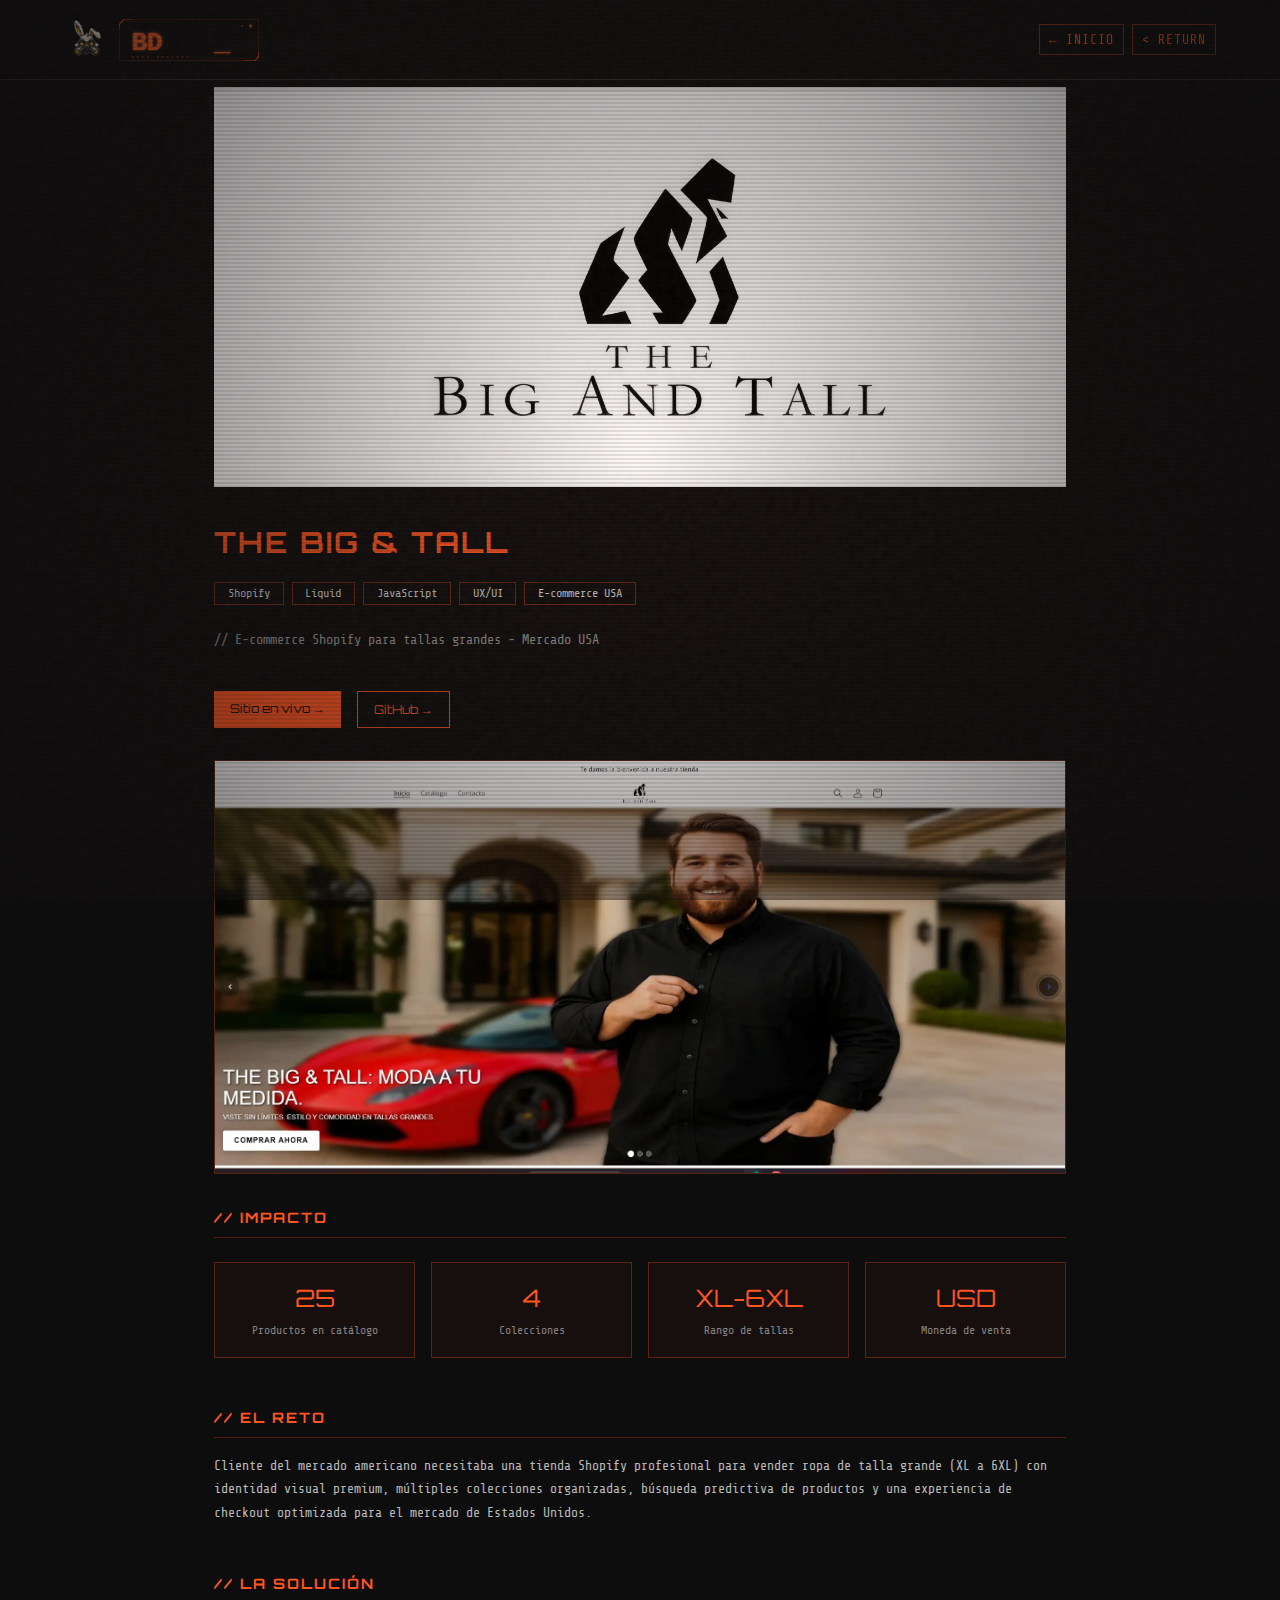
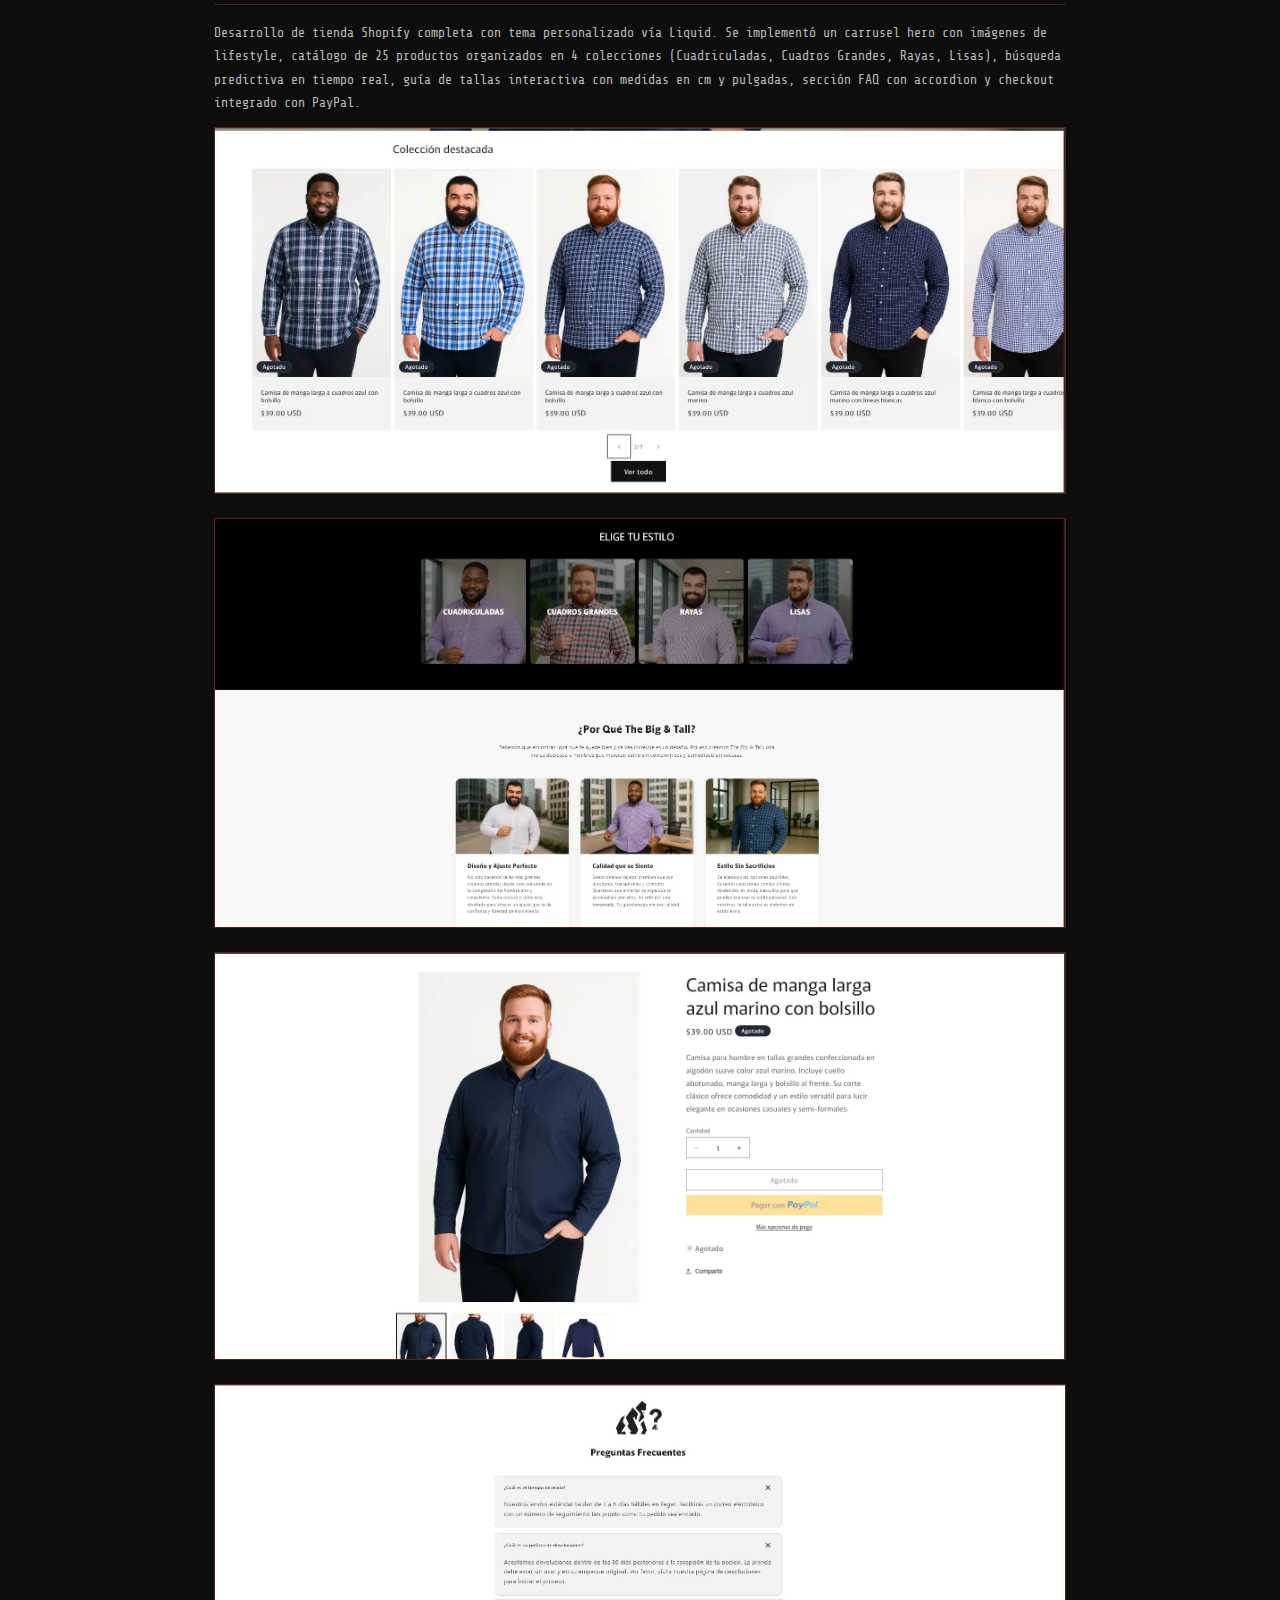
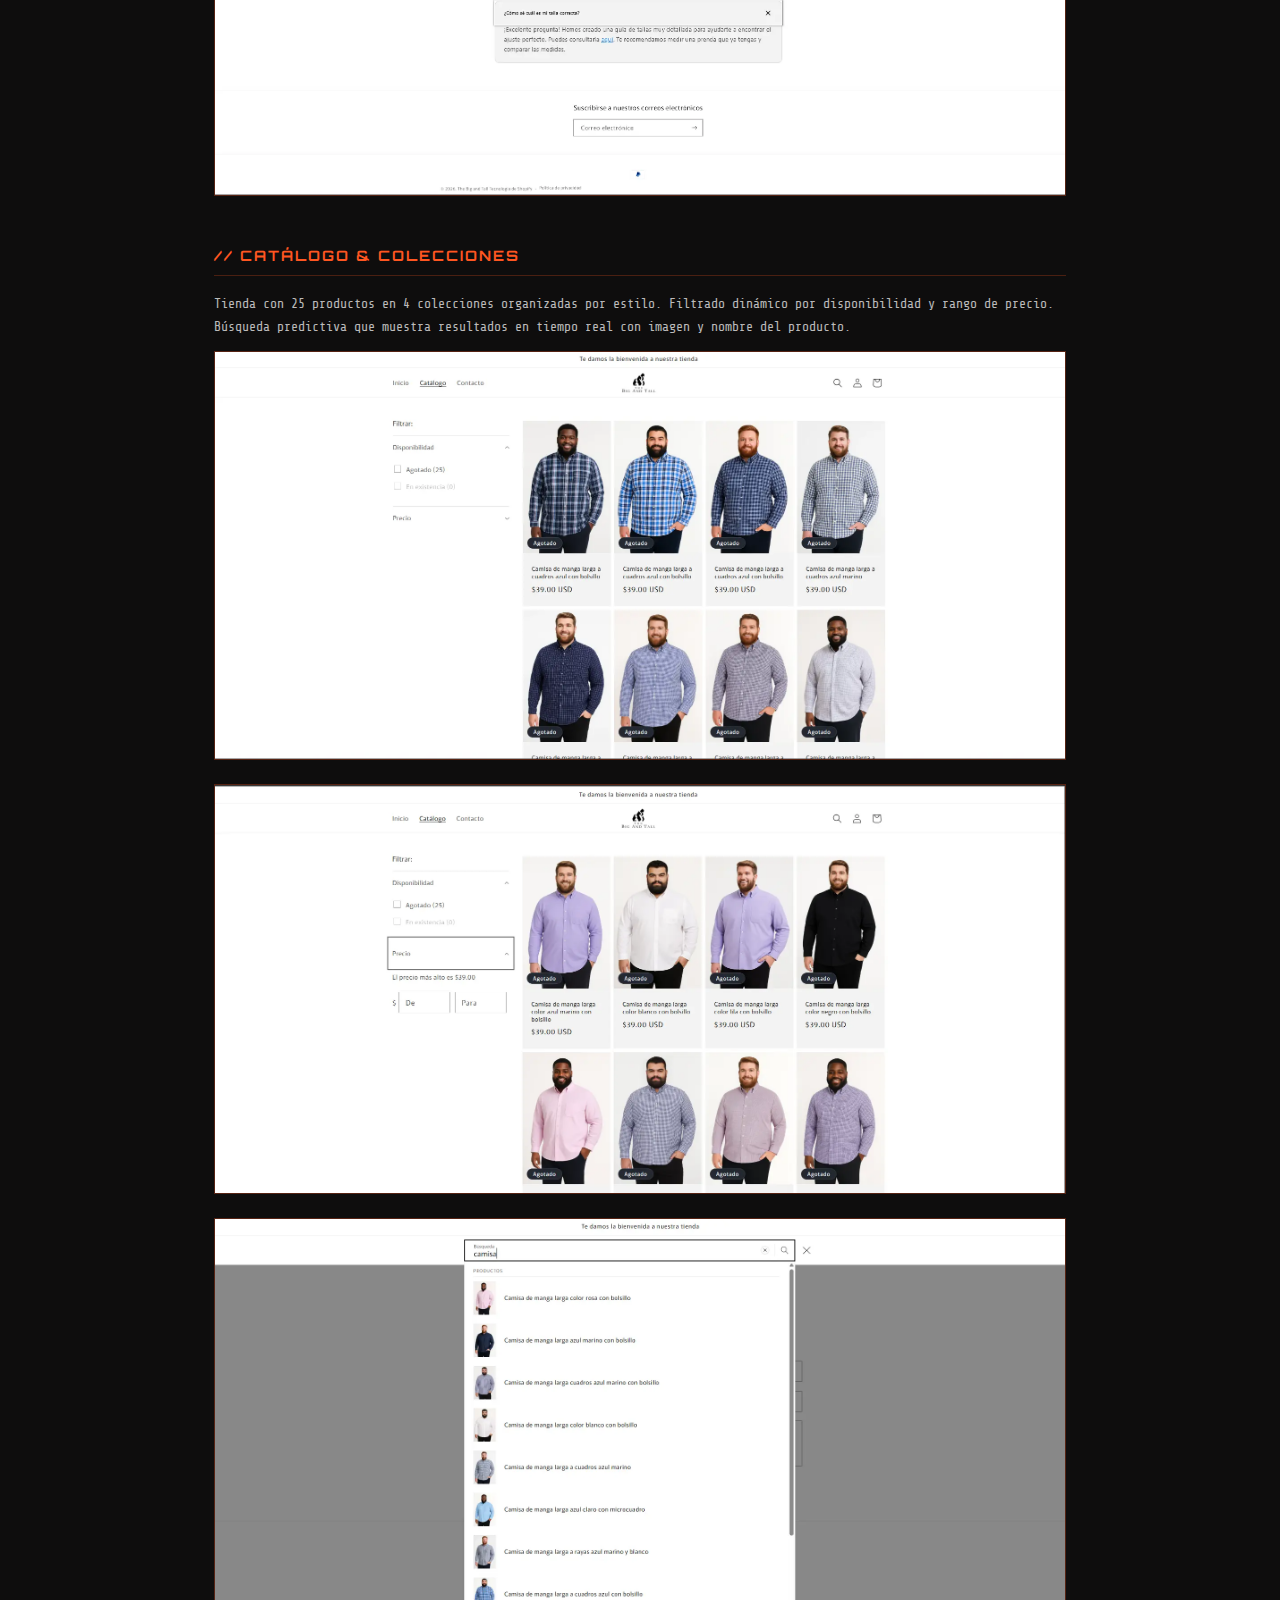
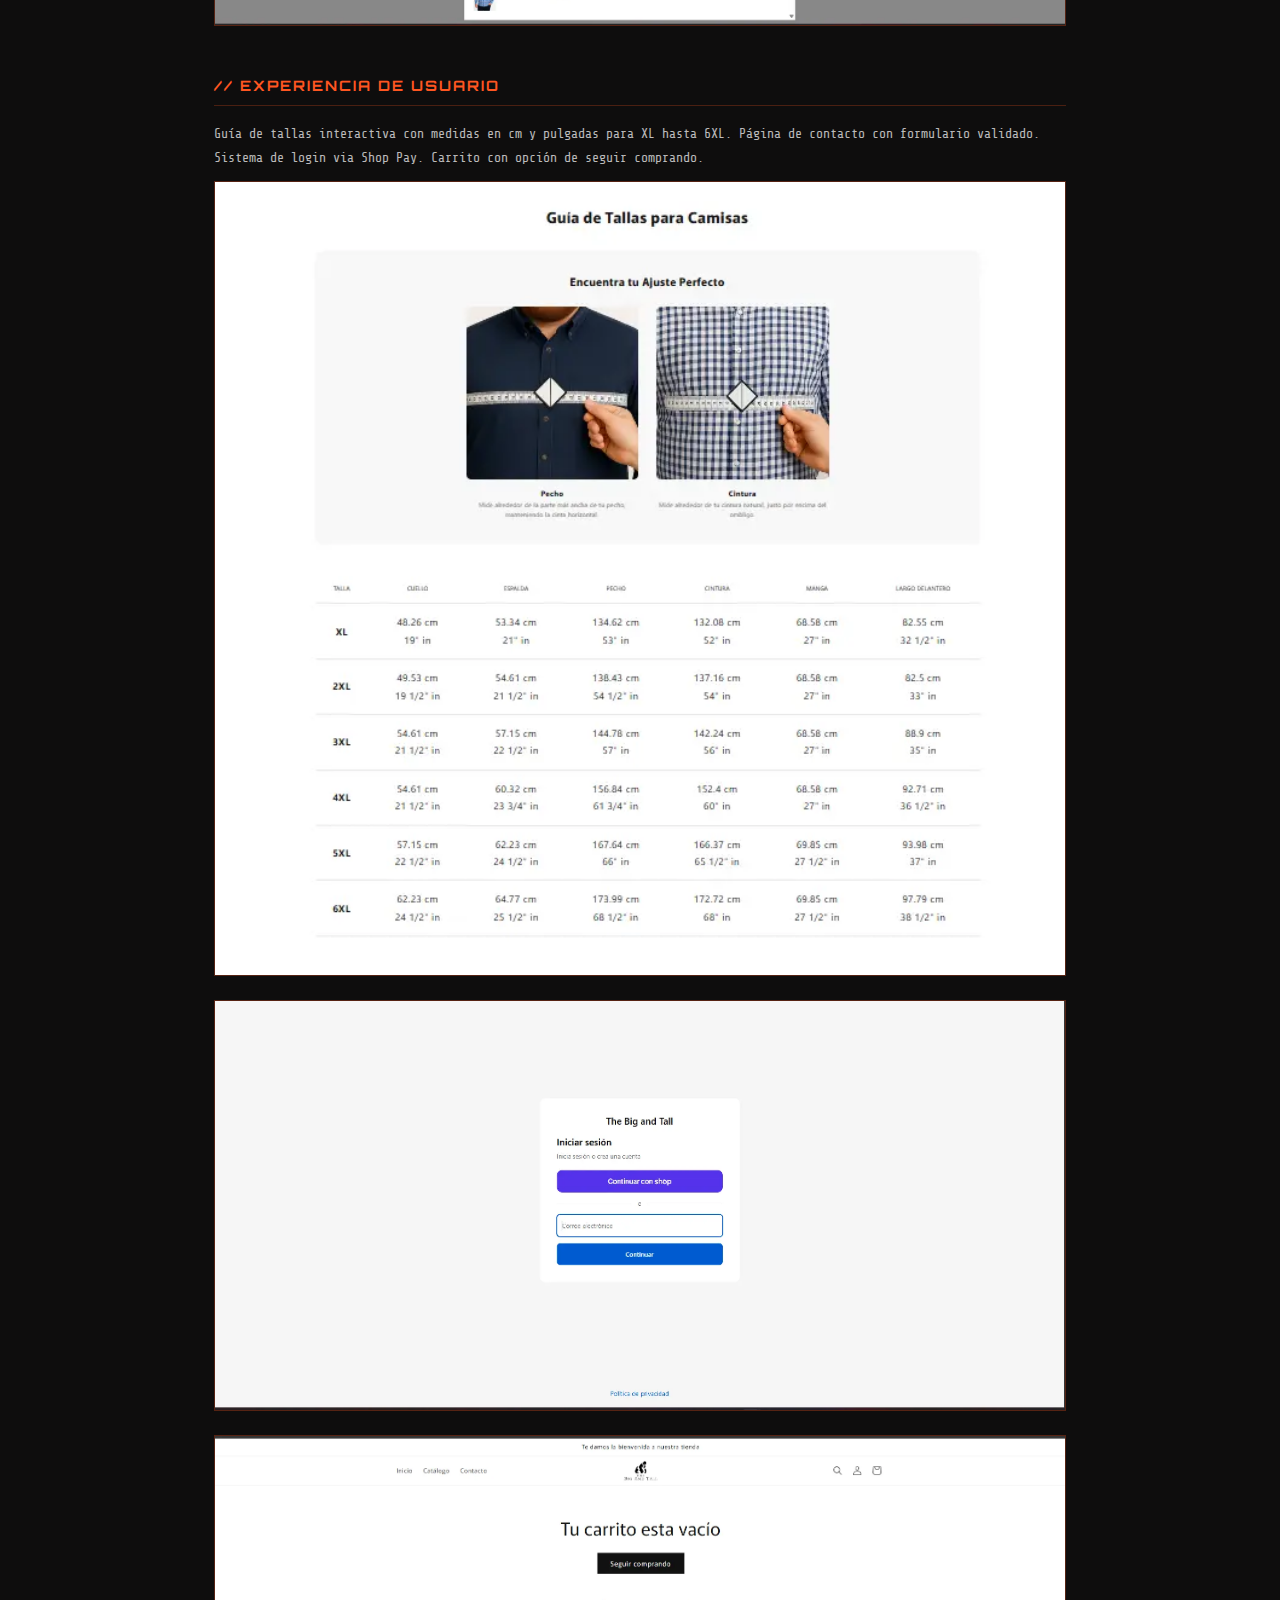
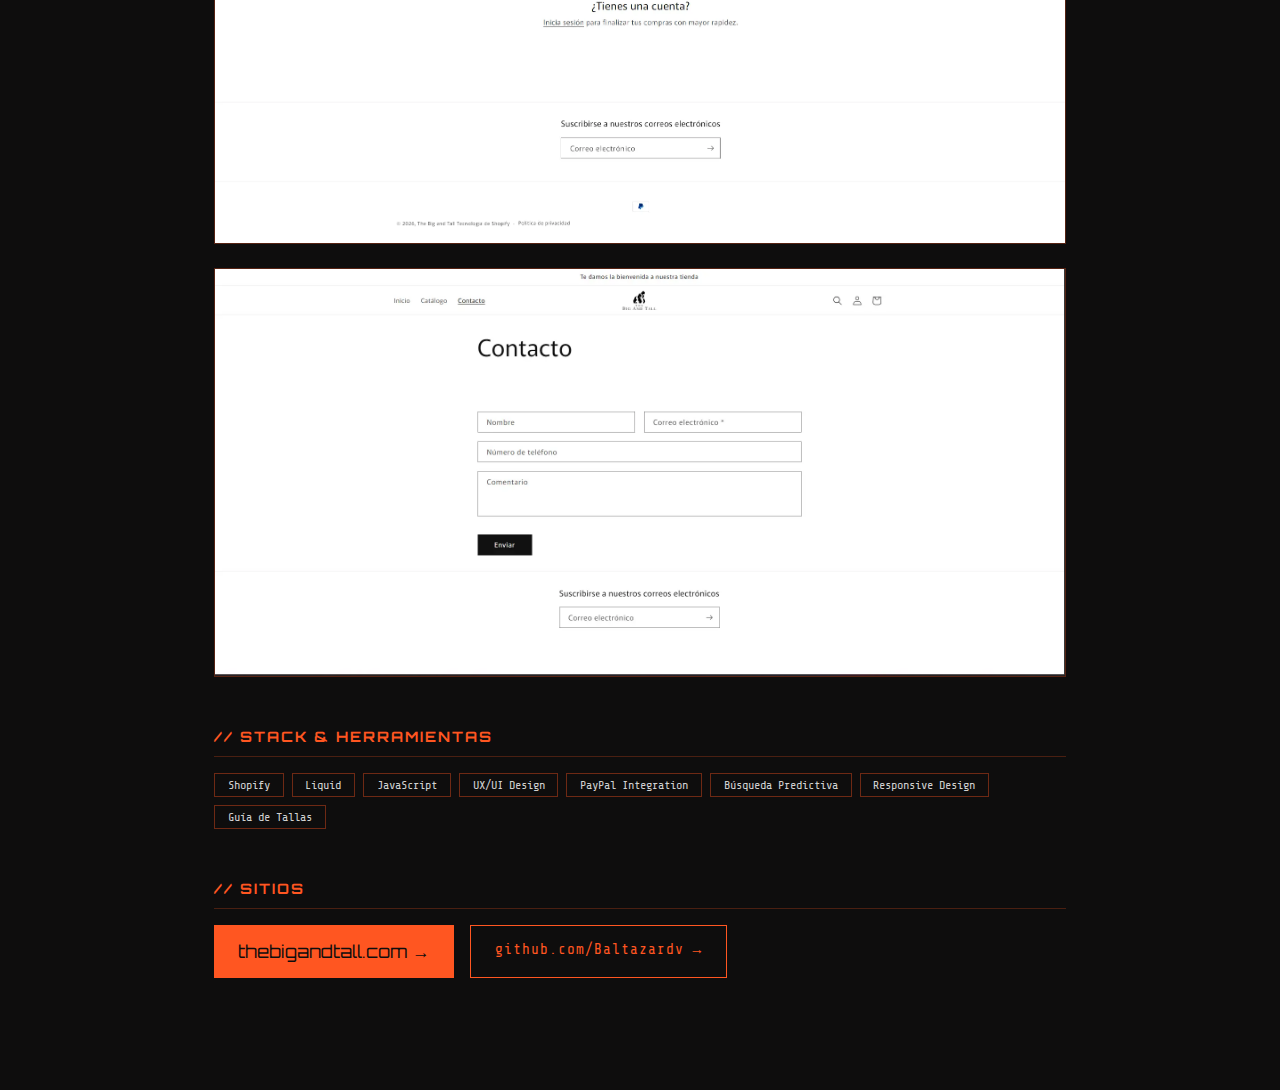
<file: projects/bigandtall.html>
<!DOCTYPE html>
<html lang="es">

<head>
    <meta charset="UTF-8">
    <meta name="viewport" content="width=device-width, initial-scale=1.0">
    <title>THE BIG & TALL | Baltazar Dimayuga</title>
    <link href="https://fonts.googleapis.com/css2?family=Orbitron:wght@400;700;900&family=Share+Tech+Mono&display=swap"
        rel="stylesheet">
    <link rel="stylesheet" href="../styles.css">
    <style>
        .case-study {
            max-width: 900px;
            margin: 0 auto;
            padding: 2rem 1.5rem 4rem;
        }

        .case-hero {
            width: 100%;
            max-height: 420px;
            object-fit: cover;
            border: 1px solid rgba(255, 86, 33, 0.3);
            margin-bottom: 2rem;
        }

        .case-header {
            margin-bottom: 2.5rem;
        }

        .case-header h1 {
            font-family: 'Orbitron', sans-serif;
            color: #FF5621;
            font-size: clamp(1.2rem, 4vw, 1.8rem);
            margin-bottom: 0.75rem;
        }

        .case-header p {
            color: rgba(246, 246, 246, 0.6);
            font-family: 'Share Tech Mono', monospace;
            font-size: 0.85rem;
            line-height: 1.6;
        }

        .case-tags {
            display: flex;
            flex-wrap: wrap;
            gap: 0.5rem;
            margin: 1rem 0 1.5rem;
        }

        .case-section {
            margin-bottom: 3rem;
        }

        .case-section h2 {
            font-family: 'Orbitron', sans-serif;
            color: #FF5621;
            font-size: 0.9rem;
            margin-bottom: 1rem;
            padding-bottom: 0.5rem;
            border-bottom: 1px solid rgba(255, 86, 33, 0.25);
        }

        .case-section p {
            color: rgba(246, 246, 246, 0.75);
            font-family: 'Share Tech Mono', monospace;
            font-size: 0.82rem;
            line-height: 1.8;
            margin-bottom: 0.75rem;
        }

        .screenshot-block {
            margin-bottom: 2.5rem;
        }

        .screenshot-block img {
            width: 100%;
            border: 1px solid rgba(255, 86, 33, 0.2);
            margin-bottom: 0.75rem;
            transition: border-color 0.2s;
        }

        .screenshot-block img:hover {
            border-color: #FF5621;
        }

        .screenshot-caption {
            color: #FF5621;
            font-family: 'Orbitron', sans-serif;
            font-size: 0.75rem;
            margin-bottom: 0.4rem;
        }

        .screenshot-desc {
            color: rgba(246, 246, 246, 0.6);
            font-family: 'Share Tech Mono', monospace;
            font-size: 0.78rem;
            line-height: 1.6;
        }

        .metrics-grid {
            display: grid;
            grid-template-columns: repeat(auto-fit, minmax(160px, 1fr));
            gap: 1rem;
            margin: 1.5rem 0;
        }

        .metric-card {
            border: 1px solid rgba(255, 86, 33, 0.3);
            padding: 1rem;
            text-align: center;
            background: rgba(255, 86, 33, 0.04);
        }

        .metric-number {
            font-family: 'Orbitron', sans-serif;
            color: #FF5621;
            font-size: 1.5rem;
            display: block;
        }

        .metric-label {
            color: rgba(246, 246, 246, 0.5);
            font-family: 'Share Tech Mono', monospace;
            font-size: 0.72rem;
            margin-top: 0.3rem;
            display: block;
        }

        .case-cta {
            display: flex;
            gap: 1rem;
            flex-wrap: wrap;
            margin-top: 3rem;
            padding-top: 2rem;
            border-top: 1px solid rgba(255, 86, 33, 0.2);
        }

        .back-link {
            display: inline-flex;
            align-items: center;
            gap: 0.5rem;
            color: rgba(246, 246, 246, 0.5);
            font-family: 'Share Tech Mono', monospace;
            font-size: 0.8rem;
            text-decoration: none;
            margin-bottom: 2rem;
            transition: color 0.2s;
        }

        .back-link:hover {
            color: #FF5621;
        }

        .nav-logo {
            font-family: 'Orbitron', sans-serif;
            color: #FF5621;
            text-decoration: none;
            font-size: 1.1rem;
            font-weight: 700;
        }
    </style>
</head>

<body>

    <!-- CRT Effects -->
    <div class="crt-overlay"></div>
    <div class="scanlines"></div>

    <!-- NAVBAR -->
    <nav class="navbar">
        <div class="nav-content">
            <a href="../index.html" class="nav-logo" style="text-decoration:none;">
                <div class="logo-container" style="display: flex; align-items: center; gap: 10px;">
                    <img src="../images/logo.webp" alt="Logo" style="width: 45px; height: auto;">
                    <svg xmlns="http://www.w3.org/2000/svg" viewBox="0 0 200 60" style="width: 140px; height: auto;">
                        <defs>
                            <!-- Naranja principal -->
                            <linearGradient id="orangeGrad" x1="0%" y1="0%" x2="100%" y2="100%">
                                <stop offset="0%" style="stop-color:#FF6B35;stop-opacity:1" />
                                <stop offset="100%" style="stop-color:#FF5621;stop-opacity:1" />
                            </linearGradient>

                            <!-- Glow naranja para el texto -->
                            <filter id="glow" x="-20%" y="-20%" width="140%" height="140%">
                                <feGaussianBlur stdDeviation="2.5" result="coloredBlur" />
                                <feMerge>
                                    <feMergeNode in="coloredBlur" />
                                    <feMergeNode in="SourceGraphic" />
                                </feMerge>
                            </filter>

                            <!-- Glow suave para detalles -->
                            <filter id="softGlow" x="-50%" y="-50%" width="200%" height="200%">
                                <feGaussianBlur stdDeviation="1.5" result="coloredBlur" />
                                <feMerge>
                                    <feMergeNode in="coloredBlur" />
                                    <feMergeNode in="SourceGraphic" />
                                </feMerge>
                            </filter>

                            <!-- Clip para el scanner line -->
                            <clipPath id="logoClip">
                                <rect x="0" y="0" width="200" height="60" />
                            </clipPath>
                        </defs>

                        <!-- Fondo negro -->
                        <rect width="200" height="60" fill="transparent" />

                        <!-- Marco exterior con esquinas cortadas — estilo cyberpunk -->
                        <!-- Esquina superior izquierda cortada -->
                        <polygon points="8,0 200,0 200,60 0,60 0,8" fill="none" stroke="#FF5621" stroke-width="1"
                            opacity="0.6" />

                        <!-- Detalle esquina superior izquierda -->
                        <polyline points="0,14 0,8 8,0 18,0" fill="none" stroke="#FF5621" stroke-width="1.5"
                            opacity="0.9" />
                        <!-- Detalle esquina inferior derecha -->
                        <polyline points="200,46 200,52 194,60 178,60" fill="none" stroke="#FF5621" stroke-width="1.5"
                            opacity="0.9" />

                        <!-- Línea horizontal decorativa superior -->
                        <line x1="8" y1="4" x2="80" y2="4" stroke="#FF5621" stroke-width="0.5" opacity="0.4" />
                        <!-- Línea horizontal decorativa inferior -->
                        <line x1="120" y1="56" x2="192" y2="56" stroke="#FF5621" stroke-width="0.5" opacity="0.4" />

                        <!-- Líneas de scan verticales muy sutiles -->
                        <line x1="25" y1="8" x2="25" y2="52" stroke="#FF5621" stroke-width="0.3" opacity="0.08" />
                        <line x1="50" y1="8" x2="50" y2="52" stroke="#FF5621" stroke-width="0.3" opacity="0.08" />
                        <line x1="75" y1="8" x2="75" y2="52" stroke="#FF5621" stroke-width="0.3" opacity="0.08" />
                        <line x1="100" y1="8" x2="100" y2="52" stroke="#FF5621" stroke-width="0.3" opacity="0.08" />
                        <line x1="125" y1="8" x2="125" y2="52" stroke="#FF5621" stroke-width="0.3" opacity="0.08" />
                        <line x1="150" y1="8" x2="150" y2="52" stroke="#FF5621" stroke-width="0.3" opacity="0.08" />
                        <line x1="175" y1="8" x2="175" y2="52" stroke="#FF5621" stroke-width="0.3" opacity="0.08" />

                        <!-- Separador vertical entre BD y _ -->
                        <line x1="130" y1="14" x2="130" y2="46" stroke="#FF5621" stroke-width="0.5" opacity="0.3" />

                        <!-- TEXTO PRINCIPAL: BD_ -->
                        <!-- Fuente monospace condensada, estilo terminal -->
                        <text x="18" y="44" font-family="'Courier New', 'Lucida Console', monospace" font-size="38"
                            font-weight="700" letter-spacing="-1" fill="url(#orangeGrad)" filter="url(#glow)">BD</text>

                        <!-- El guión bajo parpadeante -->
                        <text x="136" y="44" font-family="'Courier New', 'Lucida Console', monospace" font-size="38"
                            font-weight="700" fill="#FF5621" filter="url(#glow)" opacity="1">
                            <animate attributeName="opacity" values="1;0;1" dur="1s" repeatCount="indefinite" />_
                        </text>

                        <!-- Micro texto inferior: DATA ANALYST -->
                        <text x="18" y="55" font-family="'Courier New', 'Lucida Console', monospace" font-size="6"
                            letter-spacing="3.5" fill="#FF5621" opacity="0.55">DATA ANALYST</text>

                        <!-- Punto decorativo superior derecha -->
                        <circle cx="188" cy="10" r="2" fill="#FF5621" opacity="0.7" filter="url(#softGlow)" />
                        <circle cx="188" cy="10" r="1" fill="#FF8C5A" opacity="0.9" />

                        <!-- Pequeño indicador "online" -->
                        <circle cx="176" cy="10" r="1.5" fill="#FF5621" opacity="0.5" />

                        <!-- Línea decorativa después del texto -->
                        <line x1="155" y1="44" x2="190" y2="44" stroke="#FF5621" stroke-width="0.5" opacity="0.25" />
                        <line x1="160" y1="47" x2="190" y2="47" stroke="#FF5621" stroke-width="0.5" opacity="0.15" />
                    </svg>
                </div>
            </a>
            <div class="header-nav-btns">
                <a href="../index.html" class="back-home-btn">← INICIO</a>
                <a href="javascript:history.back()" class="return-btn">&lt; RETURN</a>
            </div>
        </div>
    </nav>

    <main class="case-study">

        <a href="web.html" class="back-link">← Volver a proyectos web</a>

        <!-- HEADER -->
        <div class="case-header">
            <div class="project-img" style="width:100%; height: 400px; margin-bottom: 2rem; overflow:hidden;">
                <img src="../assets/Big&Tall/B&T-preview.webp" style="width:100%; height:100%; object-fit:cover;"
                    alt="The Big and Tall preview">
            </div>
            <h1>THE BIG & TALL</h1>
            <div class="case-tags">
                <span class="tag">Shopify</span>
                <span class="tag">Liquid</span>
                <span class="tag">JavaScript</span>
                <span class="tag">UX/UI</span>
                <span class="tag">E-commerce USA</span>
            </div>
            <p>// E-commerce Shopify para tallas grandes - Mercado USA</p>
        </div>

        <div class="case-cta" style="margin-top: 1rem; margin-bottom: 2rem; border-top: none; padding-top: 0;">
            <a href="https://thebigandtall.com" target="_blank" class="btn-primary">
                Sitio en vivo →
            </a>
            <a href="https://github.com/Baltazardv/BigAndTall-Shopify" 
               target="_blank" class="btn-secondary">
               GitHub →
            </a>
        </div>

        <div style="width:100%; margin: 2rem 0; overflow:hidden;">
            <img src="../assets/Big&Tall/B&T01.webp"
                style="width:100%; height:auto; display:block; border: 1px solid rgba(255,86,33,0.3);"
                alt="The Big and Tall hero">
        </div>

        <!-- MÉTRICAS -->
        <div class="case-section">
            <h2>// IMPACTO</h2>
            <div class="metrics-grid">
                <div class="metric-card">
                    <span class="metric-number">25</span>
                    <span class="metric-label">Productos en catálogo</span>
                </div>
                <div class="metric-card">
                    <span class="metric-number">4</span>
                    <span class="metric-label">Colecciones</span>
                </div>
                <div class="metric-card">
                    <span class="metric-number">XL-6XL</span>
                    <span class="metric-label">Rango de tallas</span>
                </div>
                <div class="metric-card">
                    <span class="metric-number">USD</span>
                    <span class="metric-label">Moneda de venta</span>
                </div>
            </div>
        </div>

        <!-- SECCIÓN: RETO -->
        <div class="case-section">
            <h2>// EL RETO</h2>
            <p>Cliente del mercado americano necesitaba una tienda Shopify profesional para vender ropa de talla grande
                (XL a 6XL) con identidad visual premium, múltiples colecciones organizadas, búsqueda predictiva de
                productos y una experiencia de checkout optimizada para el mercado de Estados Unidos.</p>
        </div>

        <!-- SECCIÓN: SOLUCIÓN -->
        <div class="case-section">
            <h2>// LA SOLUCIÓN</h2>
            <p>Desarrollo de tienda Shopify completa con tema personalizado vía Liquid. Se implementó un carrusel hero
                con imágenes de lifestyle, catálogo de 25 productos organizados en 4 colecciones (Cuadriculadas, Cuadros
                Grandes, Rayas, Lisas), búsqueda predictiva en tiempo real, guía de tallas interactiva con medidas en cm
                y pulgadas, sección FAQ con accordion y checkout integrado con PayPal.</p>

            <img src="../assets/Big&Tall/B&T02.webp"
                style="width:100%; height:auto; display:block; margin-bottom: 1.5rem; border: 1px solid rgba(255,86,33,0.3);"
                alt="Big & Tall Solución 1">
            <img src="../assets/Big&Tall/B&T03.webp"
                style="width:100%; height:auto; display:block; margin-bottom: 1.5rem; border: 1px solid rgba(255,86,33,0.3);"
                alt="Big & Tall Solución 2">
            <img src="../assets/Big&Tall/B&T12.webp" style="width:100%; height:auto; 
                 display:block; margin-bottom: 1.5rem;
                 border: 1px solid rgba(255,86,33,0.3);" alt="The Big and Tall producto detalle">
            <img src="../assets/Big&Tall/B&T05.webp"
                style="width:100%; height:auto; display:block; margin-bottom: 1.5rem; border: 1px solid rgba(255,86,33,0.3);"
                alt="Big & Tall Solución 4">
        </div>

        <!-- SECCIÓN: CATÁLOGO & COLECCIONES -->
        <div class="case-section">
            <h2>// CATÁLOGO & COLECCIONES</h2>
            <p>Tienda con 25 productos en 4 colecciones organizadas por estilo. Filtrado dinámico por disponibilidad y
                rango de precio. Búsqueda predictiva que muestra resultados en tiempo real con imagen y nombre del
                producto.</p>
            <img src="../assets/Big&Tall/B&T06.webp"
                style="width:100%; height:auto; display:block; margin-bottom: 1.5rem; border: 1px solid rgba(255,86,33,0.3);"
                alt="Big & Tall Catálogo 1">
            <img src="../assets/Big&Tall/B&T07.webp"
                style="width:100%; height:auto; display:block; margin-bottom: 1.5rem; border: 1px solid rgba(255,86,33,0.3);"
                alt="Big & Tall Catálogo 2">
            <img src="../assets/Big&Tall/B&T09.webp"
                style="width:100%; height:auto; display:block; margin-bottom: 1.5rem; border: 1px solid rgba(255,86,33,0.3);"
                alt="Big & Tall Catálogo 4">
        </div>

        <!-- SECCIÓN: EXPERIENCIA DE USUARIO -->
        <div class="case-section">
            <h2>// EXPERIENCIA DE USUARIO</h2>
            <p>Guía de tallas interactiva con medidas en cm y pulgadas para XL hasta 6XL. Página de contacto con
                formulario validado. Sistema de login via Shop Pay. Carrito con opción de seguir comprando.</p>
            <img src="../assets/Big&Tall/B&T04.webp" style="width:100%; height:auto; 
                 display:block; margin-bottom: 1.5rem;
                 border: 1px solid rgba(255,86,33,0.3);" alt="The Big and Tall checkout PayPal">
            <img src="../assets/Big&Tall/B&T10.webp" style="width:100%; height:auto; 
                 display:block; margin-bottom: 1.5rem;
                 border: 1px solid rgba(255,86,33,0.3);" alt="The Big and Tall login Shop Pay">
            <img src="../assets/Big&Tall/B&T11.webp" style="width:100%; height:auto; 
                 display:block; margin-bottom: 1.5rem;
                 border: 1px solid rgba(255,86,33,0.3);" alt="The Big and Tall carrito vacío">
            <img src="../assets/Big&Tall/B&T08.webp" style="width:100%; height:auto; 
                 display:block; margin-bottom: 1.5rem;
                 border: 1px solid rgba(255,86,33,0.3);" alt="The Big and Tall política devoluciones">
        </div>

        <!-- STACK TÉCNICO -->
        <div class="case-section">
            <h2>// STACK & HERRAMIENTAS</h2>
            <div class="case-tags">
                <span class="tag">Shopify</span>
                <span class="tag">Liquid</span>
                <span class="tag">JavaScript</span>
                <span class="tag">UX/UI Design</span>
                <span class="tag">PayPal Integration</span>
                <span class="tag">Búsqueda Predictiva</span>
                <span class="tag">Responsive Design</span>
                <span class="tag">Guía de Tallas</span>
            </div>
        </div>

        <!-- SITIOS -->
        <div class="case-section">
            <h2>// SITIOS</h2>
            <div class="case-cta" style="margin-top: 1rem; padding-top: 0; border-top: none;">
                <a href="https://thebigandtall.com" target="_blank" class="btn-primary"
                    style="font-size: 1.1rem; padding: 0.8rem 1.5rem;">
                    thebigandtall.com →
                </a>
                <a href="https://github.com/Baltazardv/BigAndTall-Shopify" 
                   target="_blank" 
                   style="display:inline-block; padding: 12px 24px;
                   border: 1px solid #FF5621; color: #FF5621;
                   font-family: 'Share Tech Mono', monospace;
                   font-size: 0.9rem; text-decoration: none;
                   letter-spacing: 1px;">
                   github.com/Baltazardv →
                </a>
            </div>
        </div>

    </main>

    <script src="../script.js"></script>
</body>

</html>
</file>
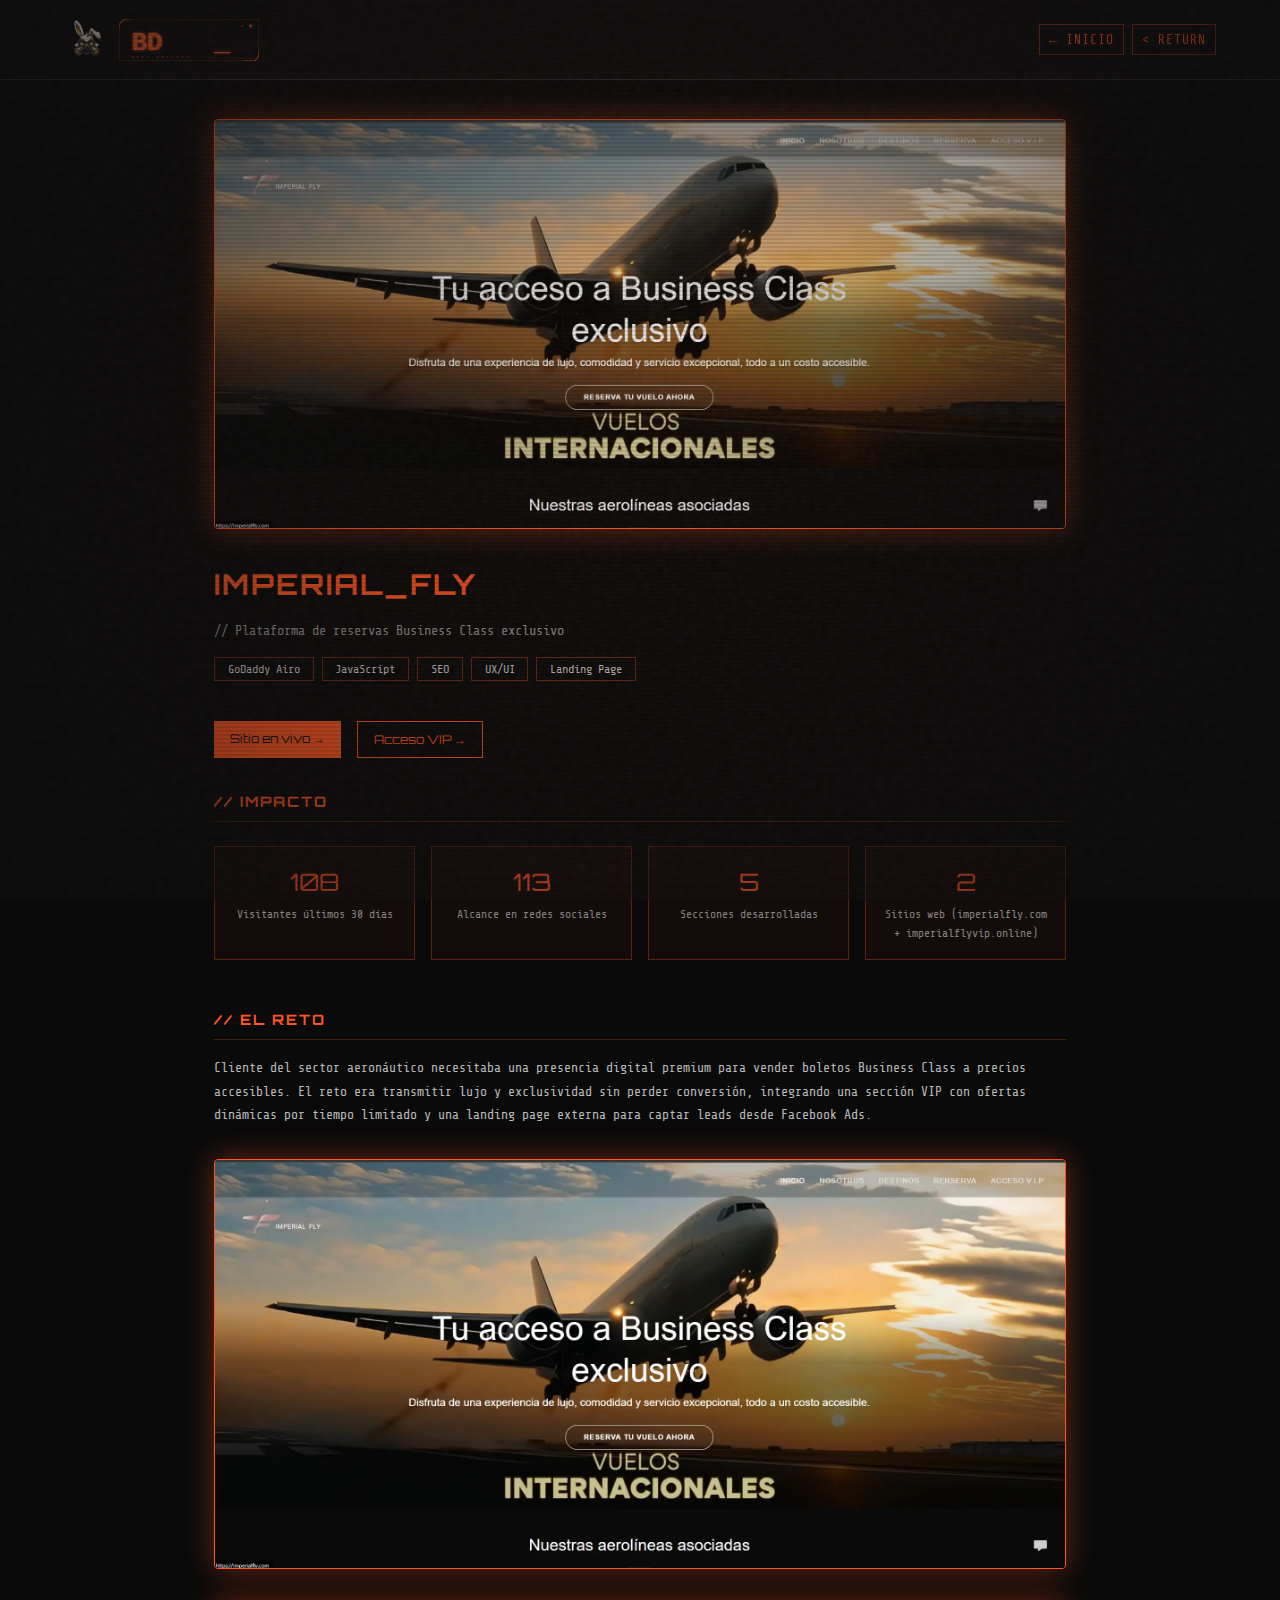
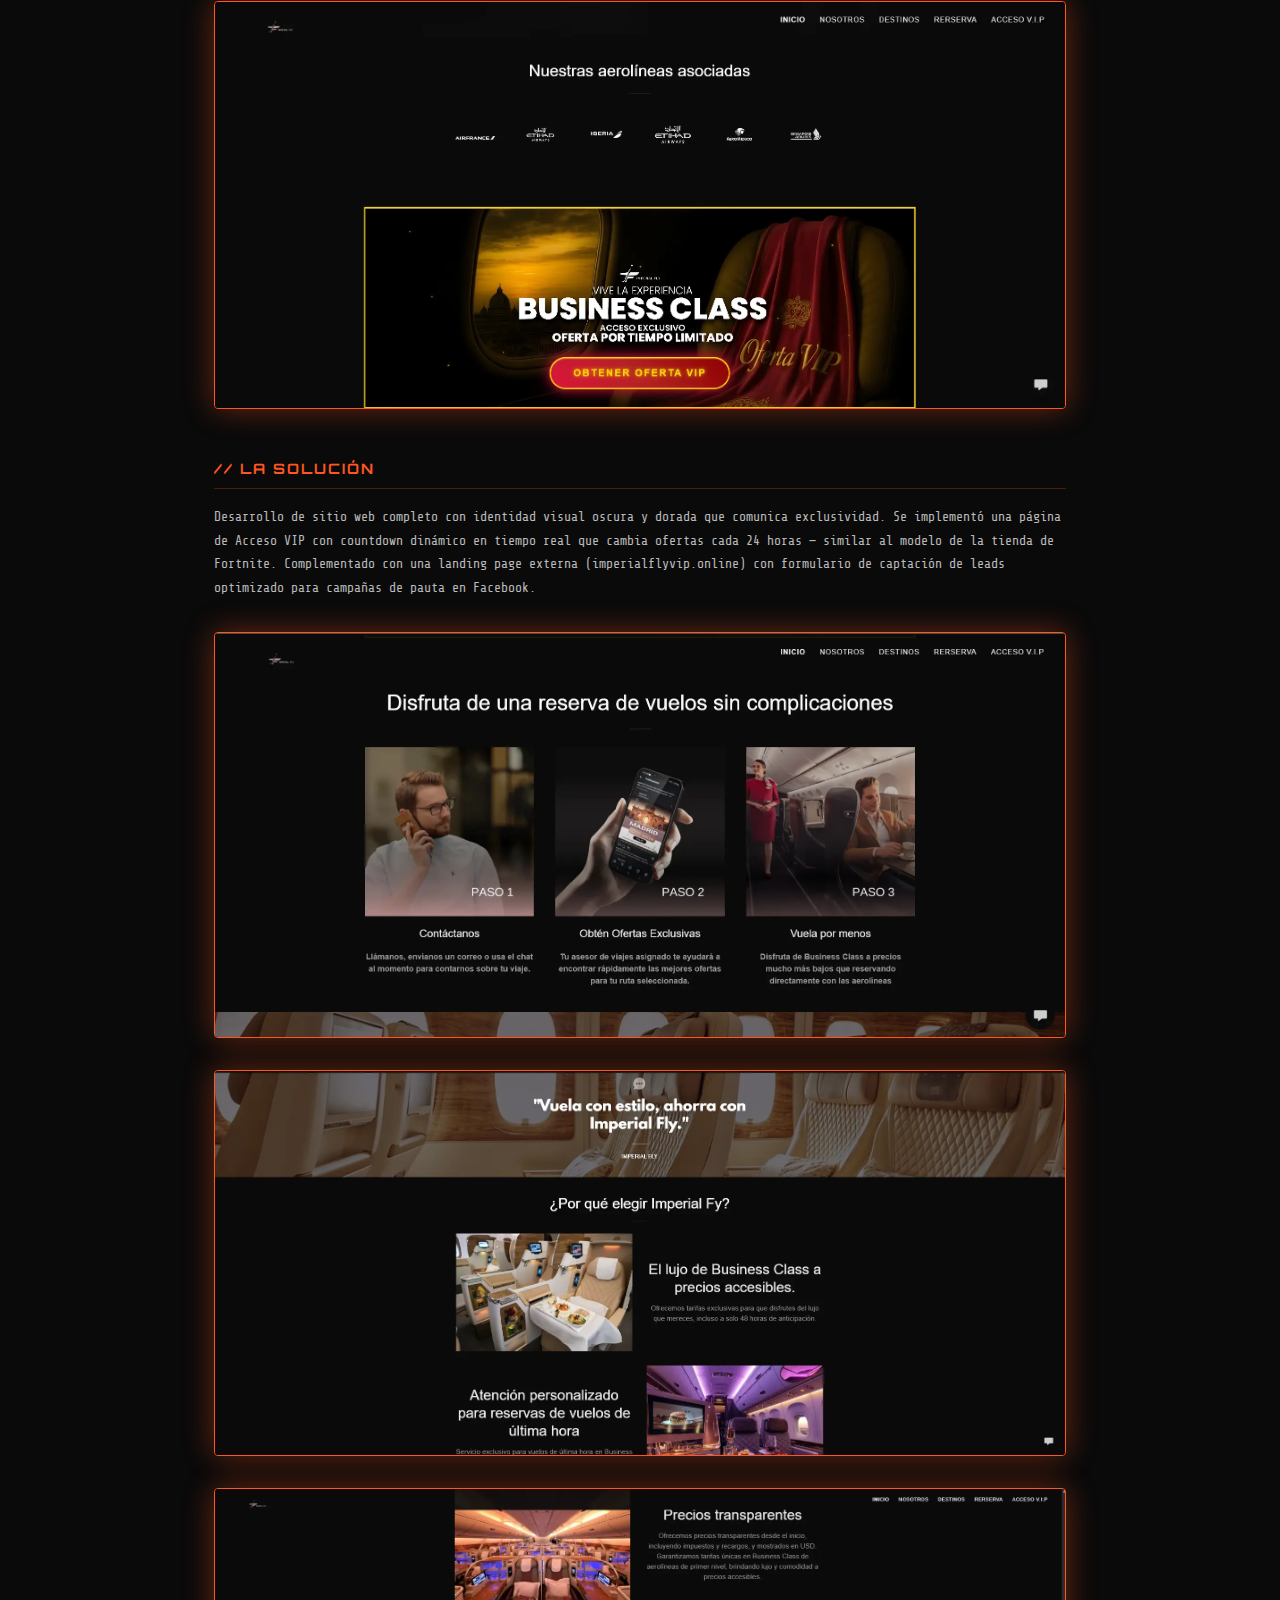
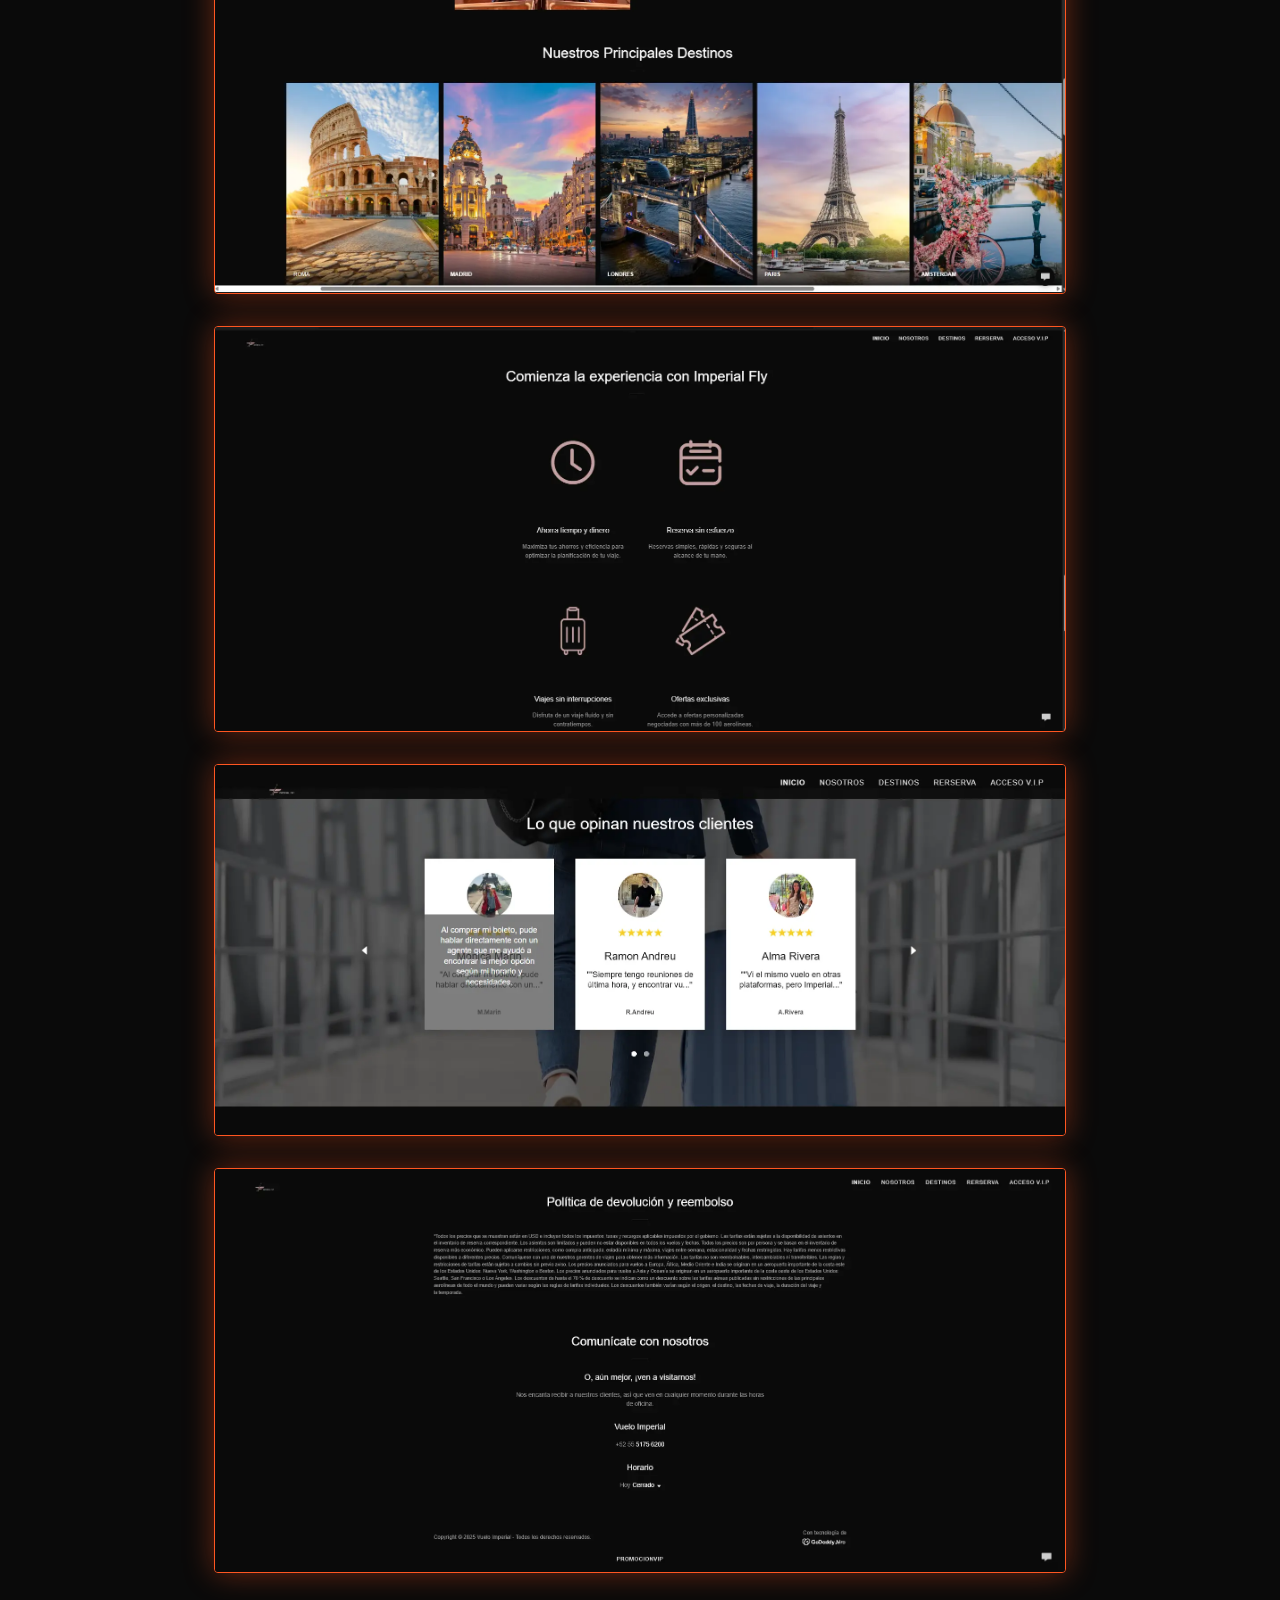
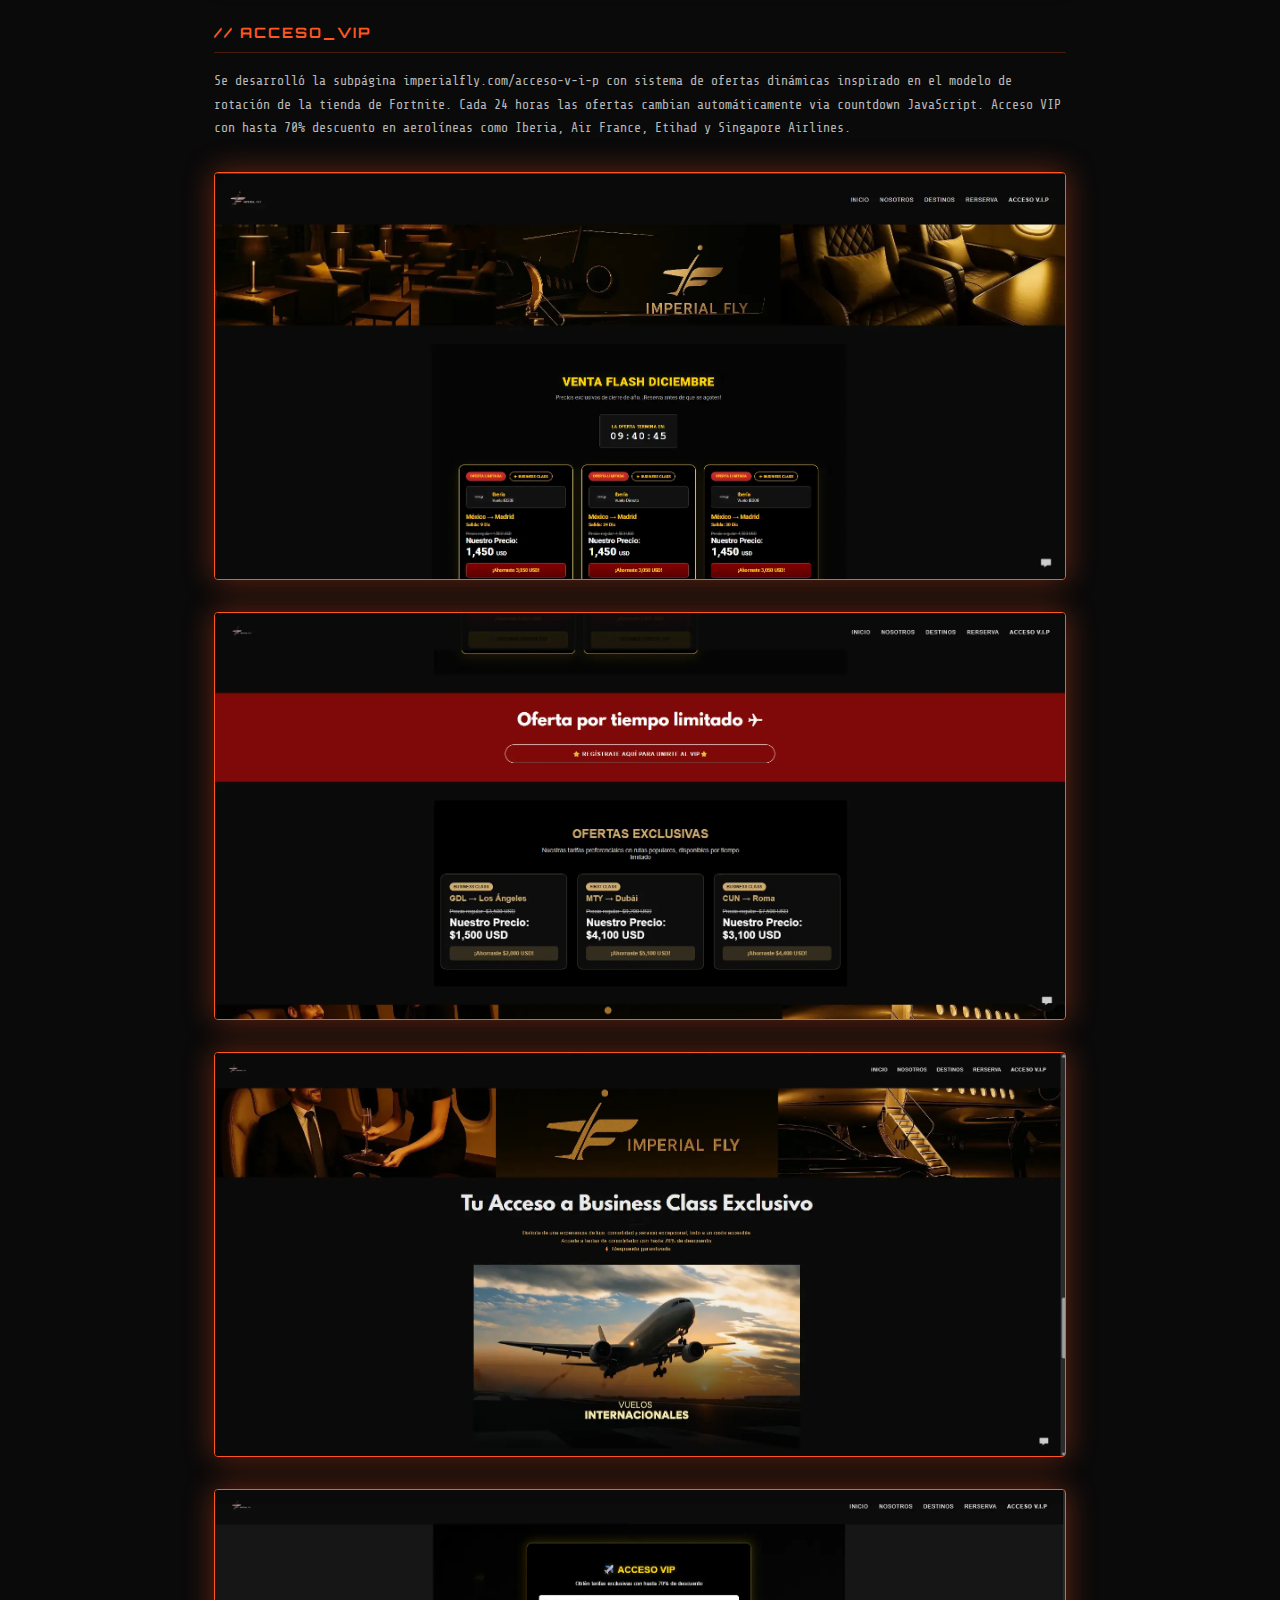
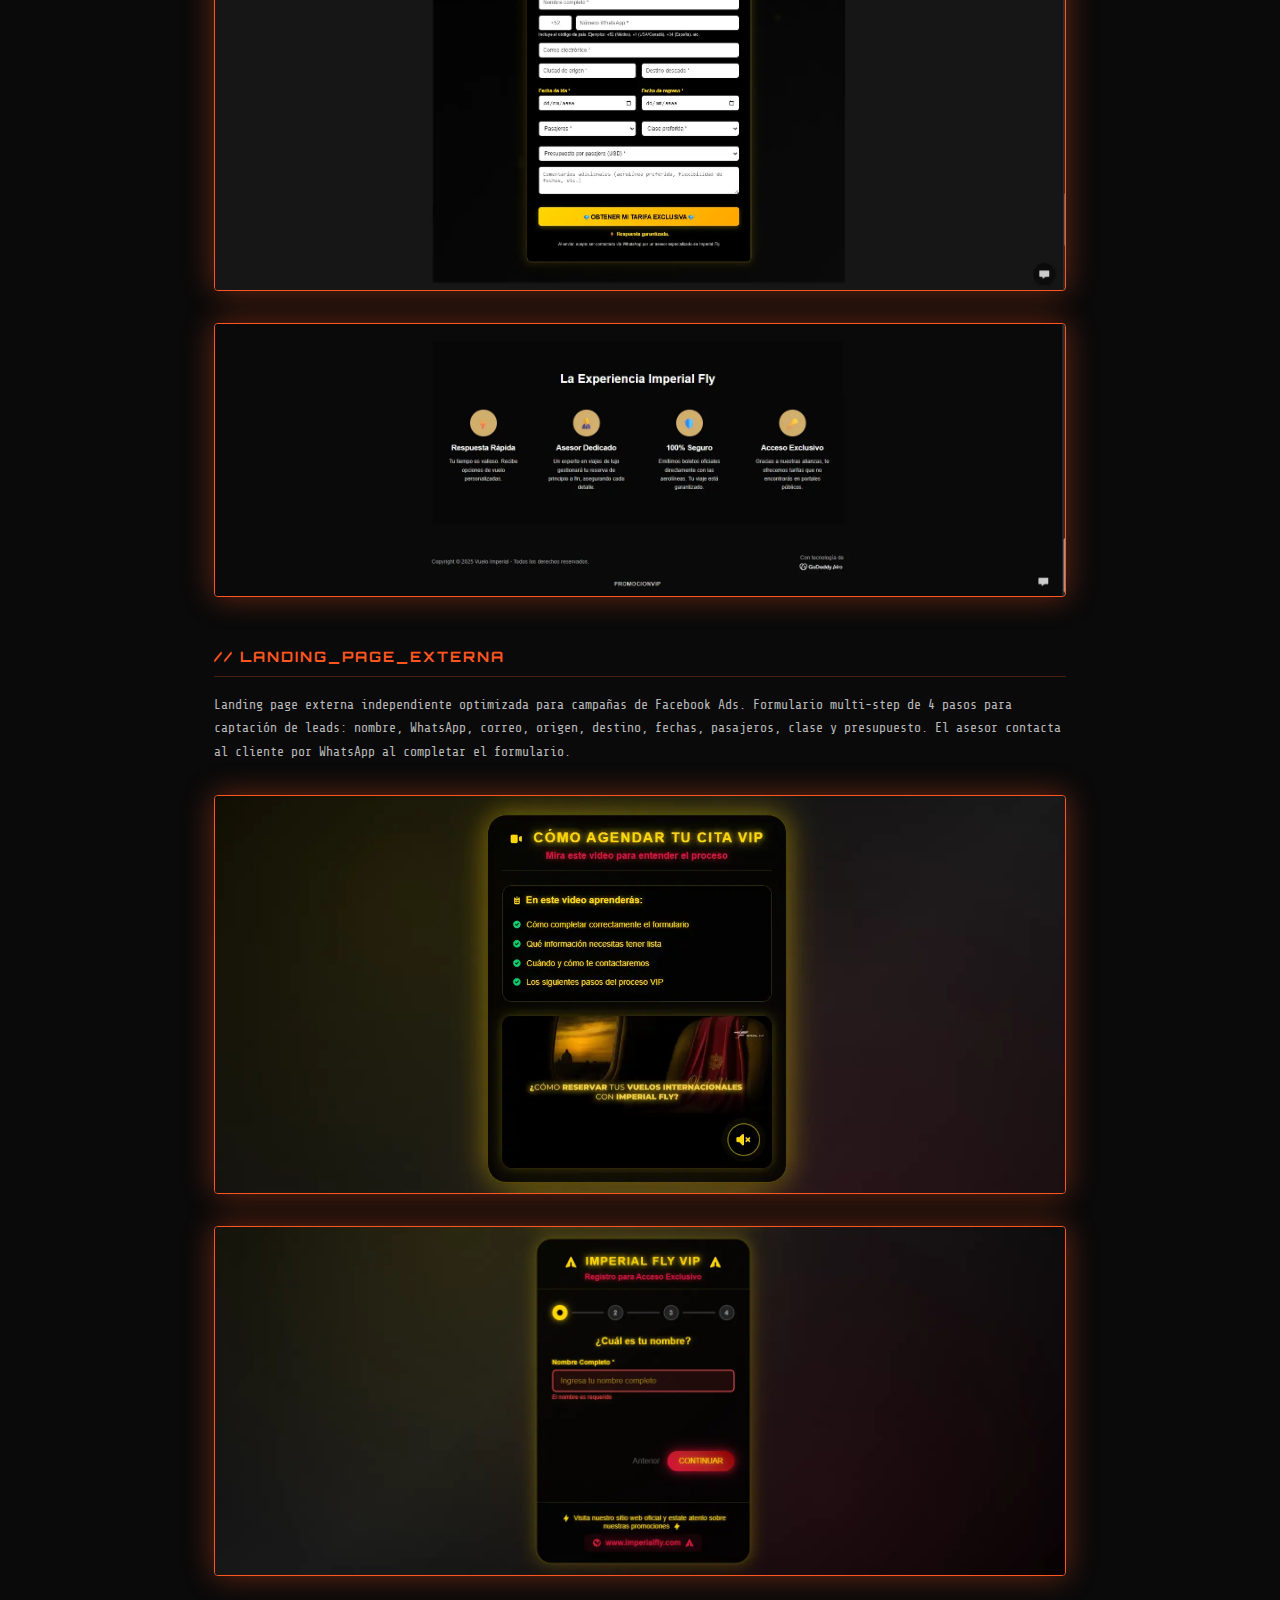
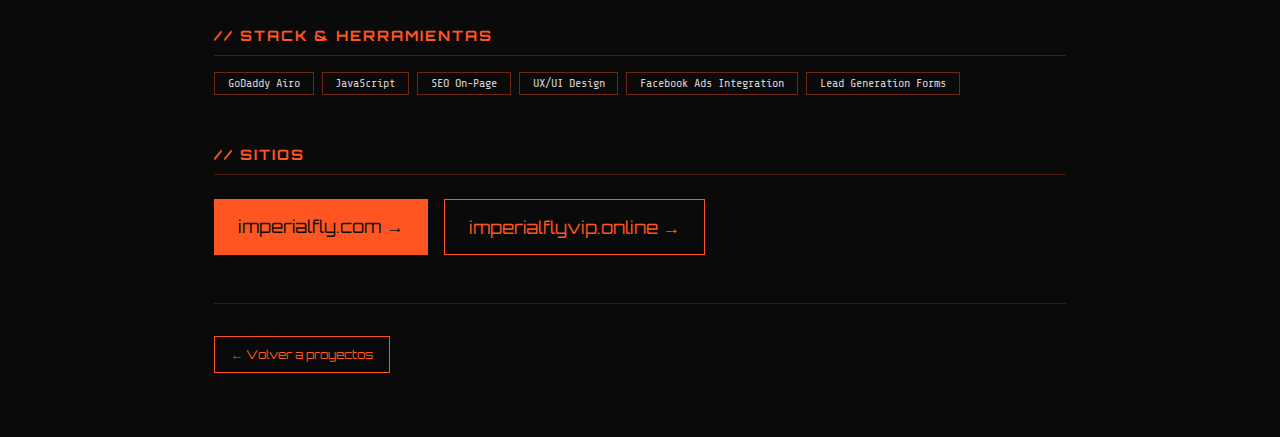
<file: projects/imperialfly.html>
<!DOCTYPE html>
<html lang="es">

<head>
    <meta charset="UTF-8">
    <meta name="viewport" content="width=device-width, initial-scale=1.0">
    <title>Imperial Fly — Baltazar DV</title>
    <link href="https://fonts.googleapis.com/css2?family=Orbitron:wght@400;700;900&family=Share+Tech+Mono&display=swap"
        rel="stylesheet">
    <link rel="stylesheet" href="../styles.css">
    <style>
        .case-study {
            max-width: 900px;
            margin: 0 auto;
            padding: 2rem 1.5rem 4rem;
        }

        .case-hero {
            width: 100%;
            max-height: 420px;
            object-fit: cover;
            border: 1px solid rgba(255, 86, 33, 0.3);
            margin-bottom: 2rem;
        }

        .case-header {
            margin-bottom: 2.5rem;
        }

        .case-header h1 {
            font-family: 'Orbitron', sans-serif;
            color: #FF5621;
            font-size: clamp(1.2rem, 4vw, 1.8rem);
            margin-bottom: 0.75rem;
        }

        .case-header p {
            color: rgba(246, 246, 246, 0.6);
            font-family: 'Share Tech Mono', monospace;
            font-size: 0.85rem;
            line-height: 1.6;
        }

        .case-tags {
            display: flex;
            flex-wrap: wrap;
            gap: 0.5rem;
            margin: 1rem 0 1.5rem;
        }

        .case-section {
            margin-bottom: 3rem;
        }

        .case-section h2 {
            font-family: 'Orbitron', sans-serif;
            color: #FF5621;
            font-size: 0.9rem;
            margin-bottom: 1rem;
            padding-bottom: 0.5rem;
            border-bottom: 1px solid rgba(255, 86, 33, 0.25);
        }

        .case-section p,
        .case-section li {
            color: rgba(246, 246, 246, 0.75);
            font-family: 'Share Tech Mono', monospace;
            font-size: 0.82rem;
            line-height: 1.8;
            margin-bottom: 0.75rem;
        }

        .case-section ul {
            padding-left: 1.5rem;
            margin-bottom: 1.5rem;
        }

        .screenshot-block {
            margin-bottom: 2.5rem;
        }

        .screenshot-block img,
        .img-placeholder {
            width: 100%;
            border: 1px solid rgba(255, 86, 33, 0.2);
            margin-bottom: 0.75rem;
            transition: border-color 0.2s;
        }

        .img-placeholder {
            height: 400px;
            background-color: #1a1a1a;
            display: flex;
            align-items: center;
            justify-content: center;
            color: rgba(246, 246, 246, 0.5);
            font-family: 'Share Tech Mono', monospace;
        }

        .screenshot-block img:hover,
        .img-placeholder:hover {
            border-color: #FF5621;
        }

        .screenshot-caption {
            color: #FF5621;
            font-family: 'Orbitron', sans-serif;
            font-size: 0.75rem;
            margin-bottom: 0.4rem;
        }

        .screenshot-desc {
            color: rgba(246, 246, 246, 0.6);
            font-family: 'Share Tech Mono', monospace;
            font-size: 0.78rem;
            line-height: 1.6;
        }

        .project-img {
            width: 100%;
            max-width: 100%;
            height: auto;
            object-fit: cover;
            border: 1px solid #FF5621;
            box-shadow: 0 0 30px rgba(255, 86, 33, 0.4);
            display: block;
            margin: 32px auto;
            border-radius: 4px;
        }

        .metrics-grid {
            display: grid;
            grid-template-columns: repeat(auto-fit, minmax(160px, 1fr));
            gap: 1rem;
            margin: 1.5rem 0;
        }

        .metric-card {
            border: 1px solid rgba(255, 86, 33, 0.3);
            padding: 1rem;
            text-align: center;
            background: rgba(255, 86, 33, 0.04);
        }

        .metric-number {
            font-family: 'Orbitron', sans-serif;
            color: #FF5621;
            font-size: 1.5rem;
            display: block;
        }

        .metric-label {
            color: rgba(246, 246, 246, 0.5);
            font-family: 'Share Tech Mono', monospace;
            font-size: 0.72rem;
            margin-top: 0.3rem;
            display: block;
        }

        .case-cta {
            display: flex;
            gap: 1rem;
            flex-wrap: wrap;
            margin-top: 3rem;
            padding-top: 2rem;
            border-top: 1px solid rgba(255, 86, 33, 0.2);
        }

        .back-link {
            display: inline-flex;
            align-items: center;
            gap: 0.5rem;
            color: rgba(246, 246, 246, 0.5);
            font-family: 'Share Tech Mono', monospace;
            font-size: 0.8rem;
            text-decoration: none;
            margin-bottom: 2rem;
            transition: color 0.2s;
        }

        .back-link:hover {
            color: #FF5621;
        }

        .nav-logo {
            font-family: 'Orbitron', sans-serif;
            color: #FF5621;
            text-decoration: none;
            font-size: 1.1rem;
            font-weight: 700;
        }
    </style>
</head>

<body style="background-color: #0a0a0a; color: #f6f6f6;">

    <!-- CRT Effects -->
    <div class="crt-overlay"></div>
    <div class="scanlines"></div>

    <!-- NAVBAR -->
    <nav class="navbar">
        <div class="nav-content">
            <a href="../index.html" class="nav-logo" style="text-decoration:none;">
                <div class="logo-container" style="display: flex; align-items: center; gap: 10px;">
                    <img src="../images/logo.webp" alt="Logo" style="width: 45px; height: auto;">
                    <svg xmlns="http://www.w3.org/2000/svg" viewBox="0 0 200 60" style="width: 140px; height: auto;">
                        <defs>
                            <!-- Naranja principal -->
                            <linearGradient id="orangeGrad" x1="0%" y1="0%" x2="100%" y2="100%">
                                <stop offset="0%" style="stop-color:#FF6B35;stop-opacity:1" />
                                <stop offset="100%" style="stop-color:#FF5621;stop-opacity:1" />
                            </linearGradient>

                            <!-- Glow naranja para el texto -->
                            <filter id="glow" x="-20%" y="-20%" width="140%" height="140%">
                                <feGaussianBlur stdDeviation="2.5" result="coloredBlur" />
                                <feMerge>
                                    <feMergeNode in="coloredBlur" />
                                    <feMergeNode in="SourceGraphic" />
                                </feMerge>
                            </filter>

                            <!-- Glow suave para detalles -->
                            <filter id="softGlow" x="-50%" y="-50%" width="200%" height="200%">
                                <feGaussianBlur stdDeviation="1.5" result="coloredBlur" />
                                <feMerge>
                                    <feMergeNode in="coloredBlur" />
                                    <feMergeNode in="SourceGraphic" />
                                </feMerge>
                            </filter>

                            <!-- Clip para el scanner line -->
                            <clipPath id="logoClip">
                                <rect x="0" y="0" width="200" height="60" />
                            </clipPath>
                        </defs>

                        <!-- Fondo negro -->
                        <rect width="200" height="60" fill="transparent" />

                        <!-- Marco exterior con esquinas cortadas — estilo cyberpunk -->
                        <!-- Esquina superior izquierda cortada -->
                        <polygon points="8,0 200,0 200,60 0,60 0,8" fill="none" stroke="#FF5621" stroke-width="1"
                            opacity="0.6" />

                        <!-- Detalle esquina superior izquierda -->
                        <polyline points="0,14 0,8 8,0 18,0" fill="none" stroke="#FF5621" stroke-width="1.5"
                            opacity="0.9" />
                        <!-- Detalle esquina inferior derecha -->
                        <polyline points="200,46 200,52 194,60 178,60" fill="none" stroke="#FF5621" stroke-width="1.5"
                            opacity="0.9" />

                        <!-- Línea horizontal decorativa superior -->
                        <line x1="8" y1="4" x2="80" y2="4" stroke="#FF5621" stroke-width="0.5" opacity="0.4" />
                        <!-- Línea horizontal decorativa inferior -->
                        <line x1="120" y1="56" x2="192" y2="56" stroke="#FF5621" stroke-width="0.5" opacity="0.4" />

                        <!-- Líneas de scan verticales muy sutiles -->
                        <line x1="25" y1="8" x2="25" y2="52" stroke="#FF5621" stroke-width="0.3" opacity="0.08" />
                        <line x1="50" y1="8" x2="50" y2="52" stroke="#FF5621" stroke-width="0.3" opacity="0.08" />
                        <line x1="75" y1="8" x2="75" y2="52" stroke="#FF5621" stroke-width="0.3" opacity="0.08" />
                        <line x1="100" y1="8" x2="100" y2="52" stroke="#FF5621" stroke-width="0.3" opacity="0.08" />
                        <line x1="125" y1="8" x2="125" y2="52" stroke="#FF5621" stroke-width="0.3" opacity="0.08" />
                        <line x1="150" y1="8" x2="150" y2="52" stroke="#FF5621" stroke-width="0.3" opacity="0.08" />
                        <line x1="175" y1="8" x2="175" y2="52" stroke="#FF5621" stroke-width="0.3" opacity="0.08" />

                        <!-- Separador vertical entre BD y _ -->
                        <line x1="130" y1="14" x2="130" y2="46" stroke="#FF5621" stroke-width="0.5" opacity="0.3" />

                        <!-- TEXTO PRINCIPAL: BD_ -->
                        <!-- Fuente monospace condensada, estilo terminal -->
                        <text x="18" y="44" font-family="'Courier New', 'Lucida Console', monospace" font-size="38"
                            font-weight="700" letter-spacing="-1" fill="url(#orangeGrad)" filter="url(#glow)">BD</text>

                        <!-- El guión bajo parpadeante -->
                        <text x="136" y="44" font-family="'Courier New', 'Lucida Console', monospace" font-size="38"
                            font-weight="700" fill="#FF5621" filter="url(#glow)" opacity="1">
                            <animate attributeName="opacity" values="1;0;1" dur="1s" repeatCount="indefinite" />_
                        </text>

                        <!-- Micro texto inferior: DATA ANALYST -->
                        <text x="18" y="55" font-family="'Courier New', 'Lucida Console', monospace" font-size="6"
                            letter-spacing="3.5" fill="#FF5621" opacity="0.55">DATA ANALYST</text>

                        <!-- Punto decorativo superior derecha -->
                        <circle cx="188" cy="10" r="2" fill="#FF5621" opacity="0.7" filter="url(#softGlow)" />
                        <circle cx="188" cy="10" r="1" fill="#FF8C5A" opacity="0.9" />

                        <!-- Pequeño indicador "online" -->
                        <circle cx="176" cy="10" r="1.5" fill="#FF5621" opacity="0.5" />

                        <!-- Línea decorativa después del texto -->
                        <line x1="155" y1="44" x2="190" y2="44" stroke="#FF5621" stroke-width="0.5" opacity="0.25" />
                        <line x1="160" y1="47" x2="190" y2="47" stroke="#FF5621" stroke-width="0.5" opacity="0.15" />
                    </svg>
                </div>
            </a>
            <div class="header-nav-btns">
                <a href="../index.html" class="back-home-btn">← INICIO</a>
                <a href="javascript:history.back()" class="return-btn">&lt; RETURN</a>
            </div>
        </div>
    </nav>

    <main class="case-study">

        <a href="web.html" class="back-link">← Volver a proyectos web</a>

        <!-- HERO -->
        <img src="../assets/Imperialfly/imperialfly01.webp" alt="Imperial Fly - Hero principal" class="project-img">

        <!-- HEADER -->
        <div class="case-header">
            <h1>IMPERIAL_FLY</h1>
            <p>// Plataforma de reservas Business Class exclusivo</p>
            <div class="case-tags">
                <span class="tag">GoDaddy Airo</span>
                <span class="tag">JavaScript</span>
                <span class="tag">SEO</span>
                <span class="tag">UX/UI</span>
                <span class="tag">Landing Page</span>
            </div>
        </div>

        <div class="case-cta" style="margin-top: 1rem; margin-bottom: 2rem; border-top: none; padding-top: 0;">
            <a href="https://imperialfly.com" target="_blank" class="btn-primary">
                Sitio en vivo →
            </a>
            <a href="https://imperialfly.com/acceso-v-i-p" target="_blank" class="btn-secondary">
                Acceso VIP →
            </a>
        </div>

        <!-- MÉTRICAS -->
        <div class="case-section">
            <h2>// IMPACTO</h2>
            <div class="metrics-grid">
                <div class="metric-card">
                    <span class="metric-number">108</span>
                    <span class="metric-label">Visitantes últimos 30 días</span>
                </div>
                <div class="metric-card">
                    <span class="metric-number">113</span>
                    <span class="metric-label">Alcance en redes sociales</span>
                </div>
                <div class="metric-card">
                    <span class="metric-number">5</span>
                    <span class="metric-label">Secciones desarrolladas</span>
                </div>
                <div class="metric-card">
                    <span class="metric-number">2</span>
                    <span class="metric-label">Sitios web (imperialfly.com + imperialflyvip.online)</span>
                </div>
            </div>
        </div>

        <!-- SECCIÓN: RETO -->
        <div class="case-section">
            <h2>// EL RETO</h2>
            <p>Cliente del sector aeronáutico necesitaba una presencia digital premium para vender boletos Business
                Class a precios accesibles. El reto era transmitir lujo y exclusividad sin perder conversión, integrando
                una sección VIP con ofertas dinámicas por tiempo limitado y una landing page externa para captar leads
                desde Facebook Ads.</p>
            <img src="../assets/Imperialfly/imperialfly01.webp" alt="Imperial Fly - Hero principal" class="project-img">
            <img src="../assets/Imperialfly/imperialfly02.webp" alt="Imperial Fly - Aerolíneas asociadas"
                class="project-img">
        </div>

        <!-- SECCIÓN: SOLUCIÓN -->
        <div class="case-section">
            <h2>// LA SOLUCIÓN</h2>
            <p>Desarrollo de sitio web completo con identidad visual oscura y dorada que comunica exclusividad. Se
                implementó una página de Acceso VIP con countdown dinámico en tiempo real que cambia ofertas cada 24
                horas — similar al modelo de la tienda de Fortnite. Complementado con una landing page externa
                (imperialflyvip.online) con formulario de captación de leads optimizado para campañas de pauta en
                Facebook.</p>

            <img src="../assets/Imperialfly/imperialfly03.webp" alt="Imperial Fly - Proceso 3 pasos"
                class="project-img">

            <img src="../assets/Imperialfly/imperialfly04.webp" alt="Imperial Fly - Por qué elegir Imperial Fly"
                class="project-img">

            <img src="../assets/Imperialfly/imperialfly05.webp" alt="Imperial Fly - Destinos Europa"
                class="project-img">

            <img src="../assets/Imperialfly/imperialfly06.webp" alt="Imperial Fly - Beneficios con iconos"
                class="project-img">

            <img src="../assets/Imperialfly/imperialfly07.webp" alt="Imperial Fly - Testimonios de clientes carousel"
                class="project-img">

            <img src="../assets/Imperialfly/imperialfly08.webp" alt="Imperial Fly - Política de precios y contacto"
                class="project-img">
        </div>

        <!-- SECCIÓN: ACCESO VIP -->
        <div class="case-section">
            <h2>// ACCESO_VIP</h2>
            <p>
                Se desarrolló la subpágina imperialfly.com/acceso-v-i-p
                con sistema de ofertas dinámicas inspirado en el modelo
                de rotación de la tienda de Fortnite. Cada 24 horas las
                ofertas cambian automáticamente via countdown JavaScript.
                Acceso VIP con hasta 70% descuento en aerolíneas como
                Iberia, Air France, Etihad y Singapore Airlines.
            </p>
            <img src="../assets/Imperialfly/imperialflyVIP01.webp" alt="Imperial Fly VIP - Venta Flash con countdown"
                class="project-img">
            <img src="../assets/Imperialfly/imperialflyVIP02.webp" alt="Imperial Fly VIP - Ofertas exclusivas"
                class="project-img">
            <img src="../assets/Imperialfly/imperialflyVIP03.webp" alt="Imperial Fly VIP - Landing page hero"
                class="project-img">
            <img src="../assets/Imperialfly/imperialflyVIP04.webp" alt="Imperial Fly VIP - Formulario de reserva"
                class="project-img">
            <img src="../assets/Imperialfly/imperialflyVIP05.webp" alt="Imperial Fly VIP - La Experiencia con iconos"
                class="project-img">
        </div>

        <!-- SECCIÓN: LANDING PAGE EXTERNA -->
        <div class="case-section">
            <h2>// LANDING_PAGE_EXTERNA</h2>
            <p>
                Landing page externa independiente optimizada para
                campañas de Facebook Ads. Formulario multi-step de
                4 pasos para captación de leads: nombre, WhatsApp,
                correo, origen, destino, fechas, pasajeros, clase
                y presupuesto. El asesor contacta al cliente por
                WhatsApp al completar el formulario.
            </p>
            <img src="../assets/Imperialfly/imperialflyONLINE01.webp" alt="Imperial Fly VIP Online - Hero landing page"
                class="project-img">
            <img src="../assets/Imperialfly/imperialflyONLINE02.webp" alt="Imperial Fly VIP Online - Formulario paso 1"
                class="project-img">
        </div>

        <!-- STACK TÉCNICO -->
        <div class="case-section">
            <h2>// STACK & HERRAMIENTAS</h2>
            <div class="case-tags">
                <span class="tag">GoDaddy Airo</span>
                <span class="tag">JavaScript</span>
                <span class="tag">SEO On-Page</span>
                <span class="tag">UX/UI Design</span>
                <span class="tag">Facebook Ads Integration</span>
                <span class="tag">Lead Generation Forms</span>
            </div>
        </div>

        <!-- SITIOS -->
        <div class="case-section">
            <h2>// SITIOS</h2>
            <div class="case-cta" style="margin-top: 1.5rem; border-top: none; padding-top: 0;">
                <a href="https://imperialfly.com" target="_blank" class="btn-primary"
                    style="font-size: 1.1rem; padding: 0.8rem 1.5rem;">
                    imperialfly.com →
                </a>
                <a href="https://imperialflyvip.online" target="_blank" class="btn-secondary"
                    style="font-size: 1.1rem; padding: 0.8rem 1.5rem;">
                    imperialflyvip.online →
                </a>
            </div>
        </div>

        <!-- CTA FINAL -->
        <div class="case-cta">
            <a href="web.html" class="btn-secondary">
                ← Volver a proyectos
            </a>
        </div>

    </main>

    <script src="../script.js"></script>
</body>

</html>
</file>
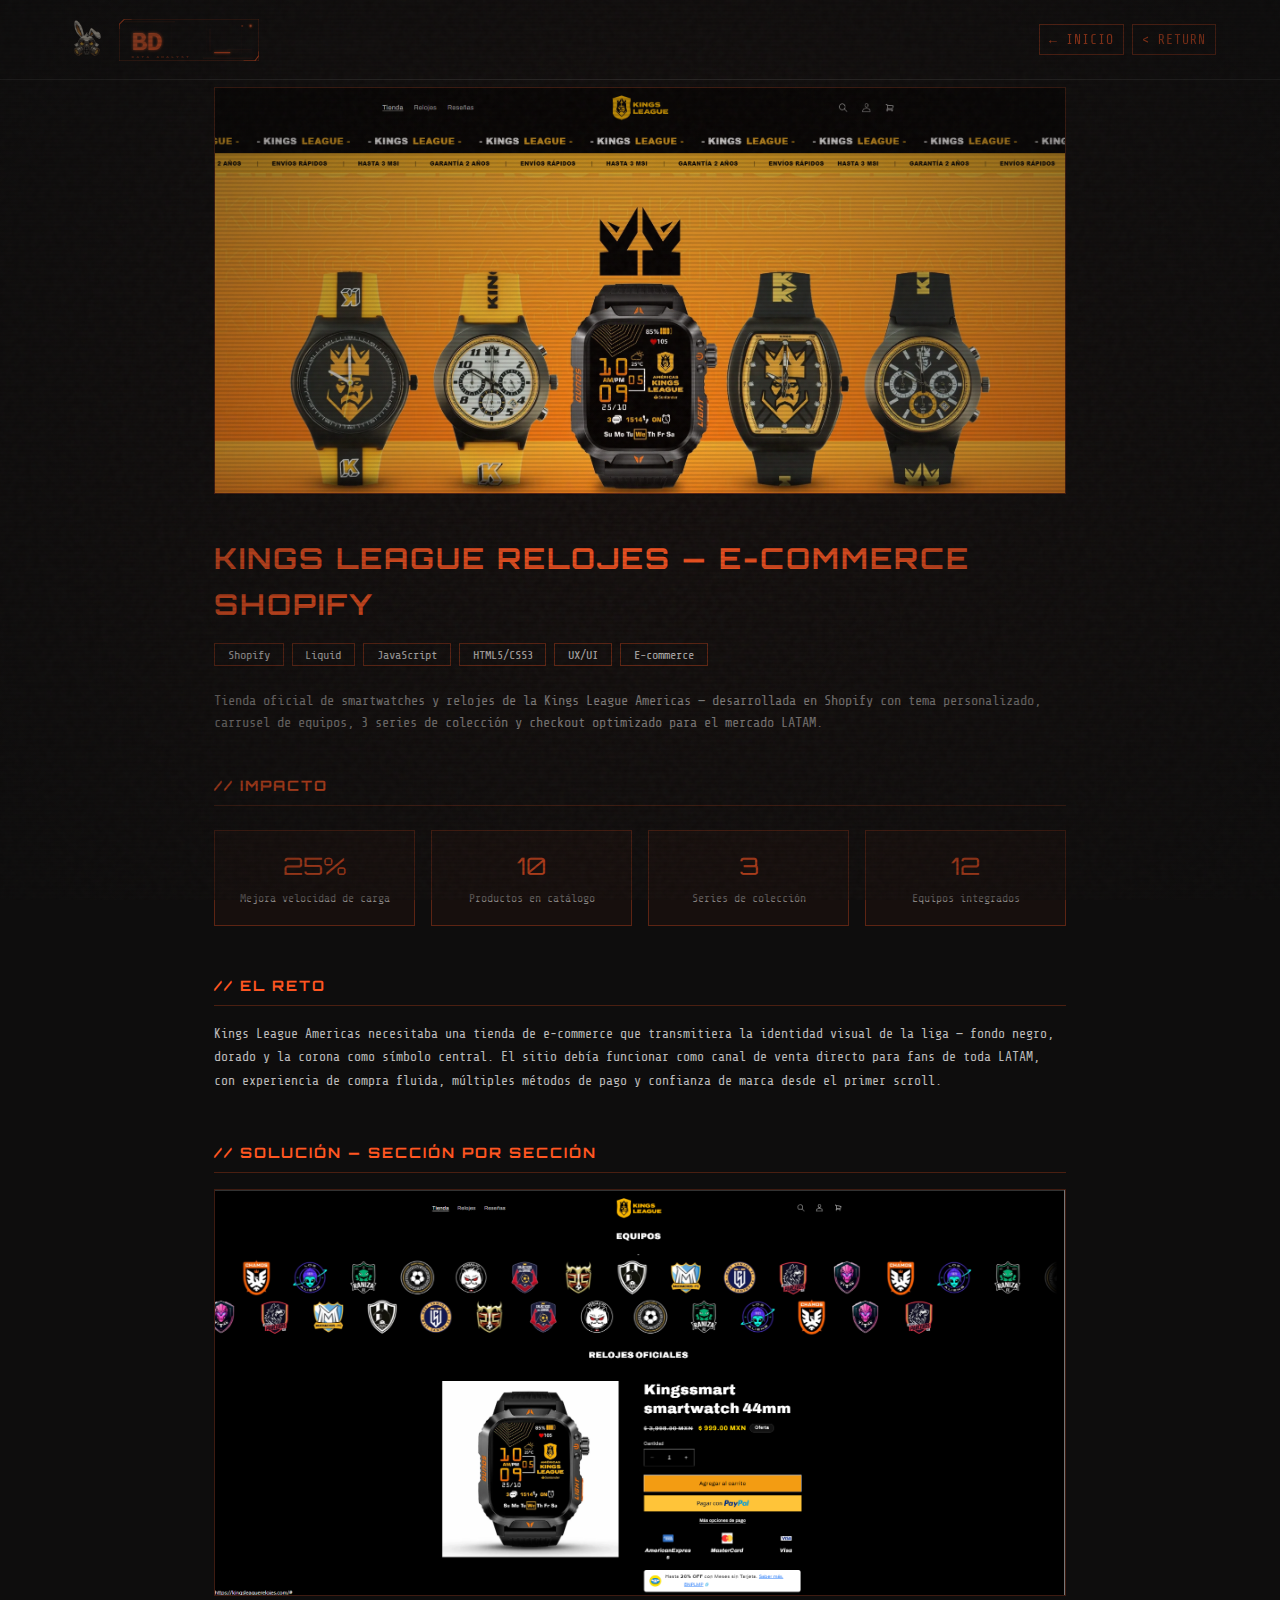
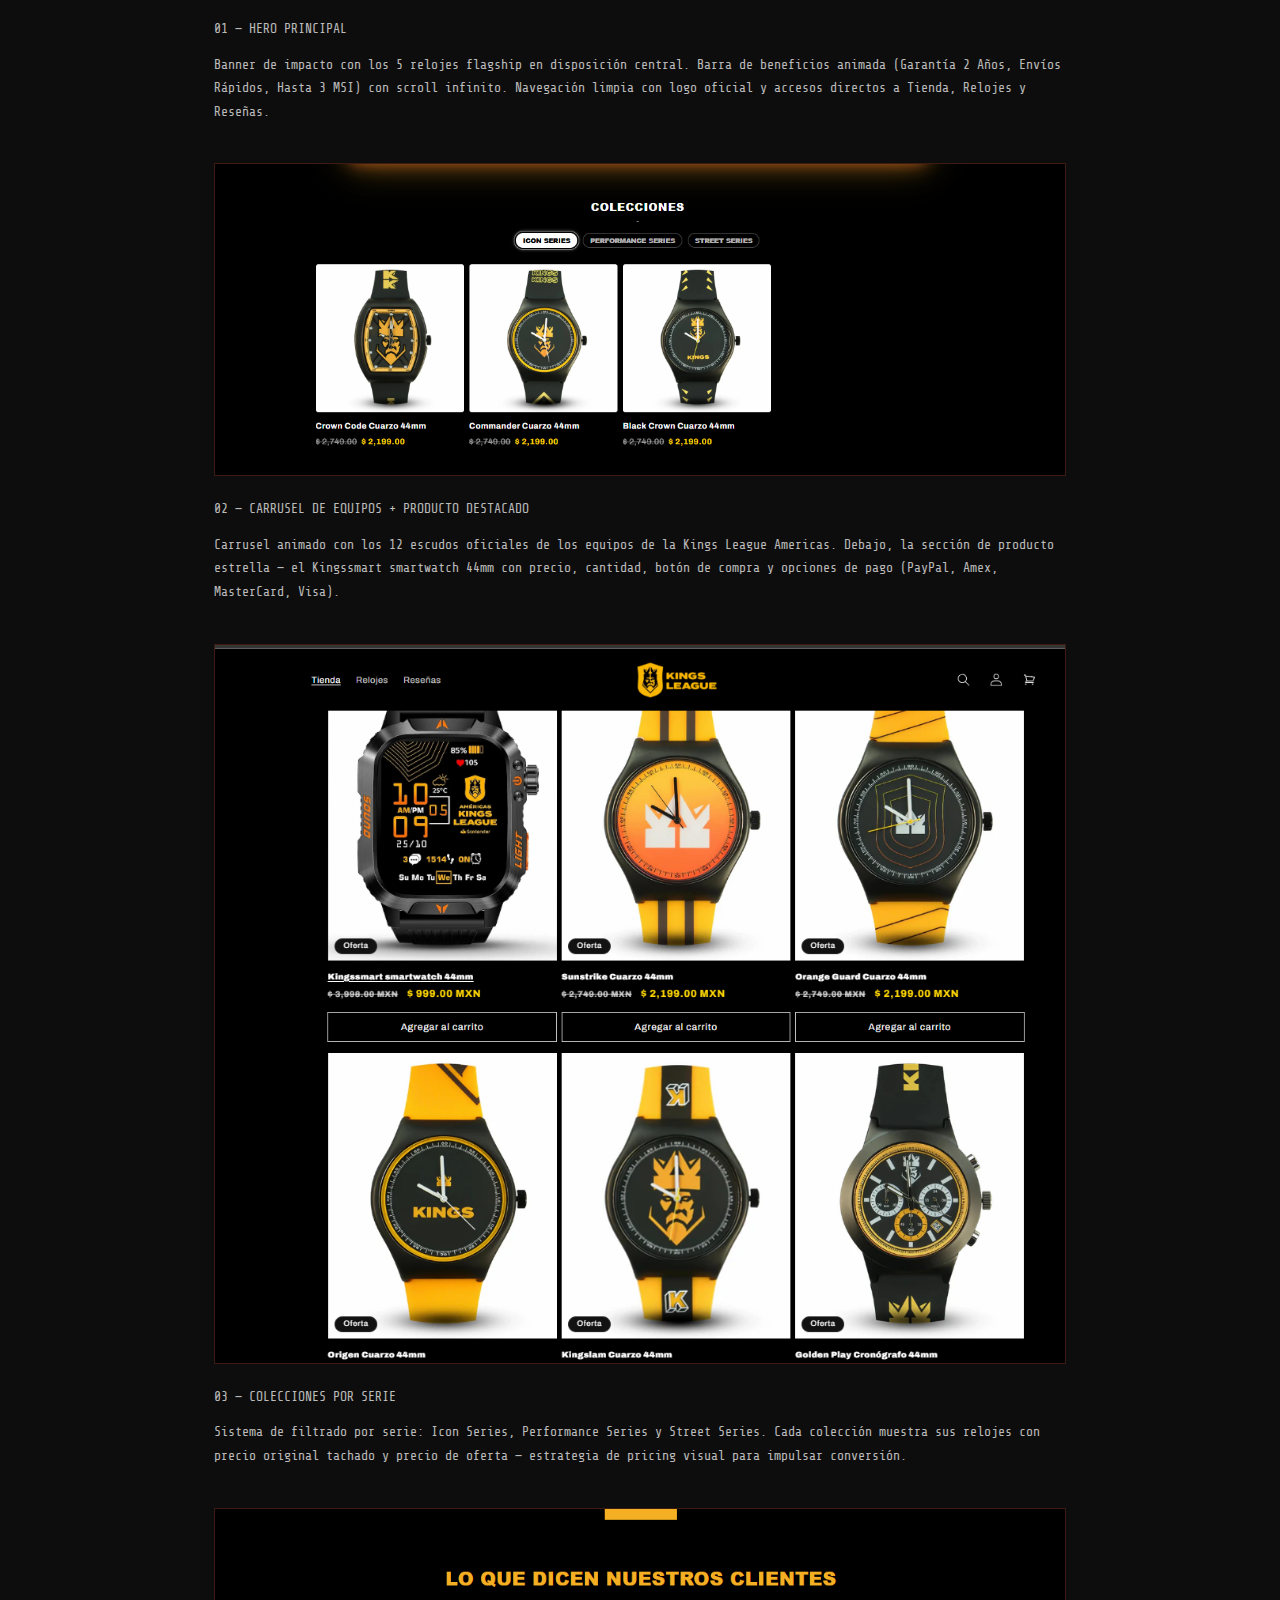
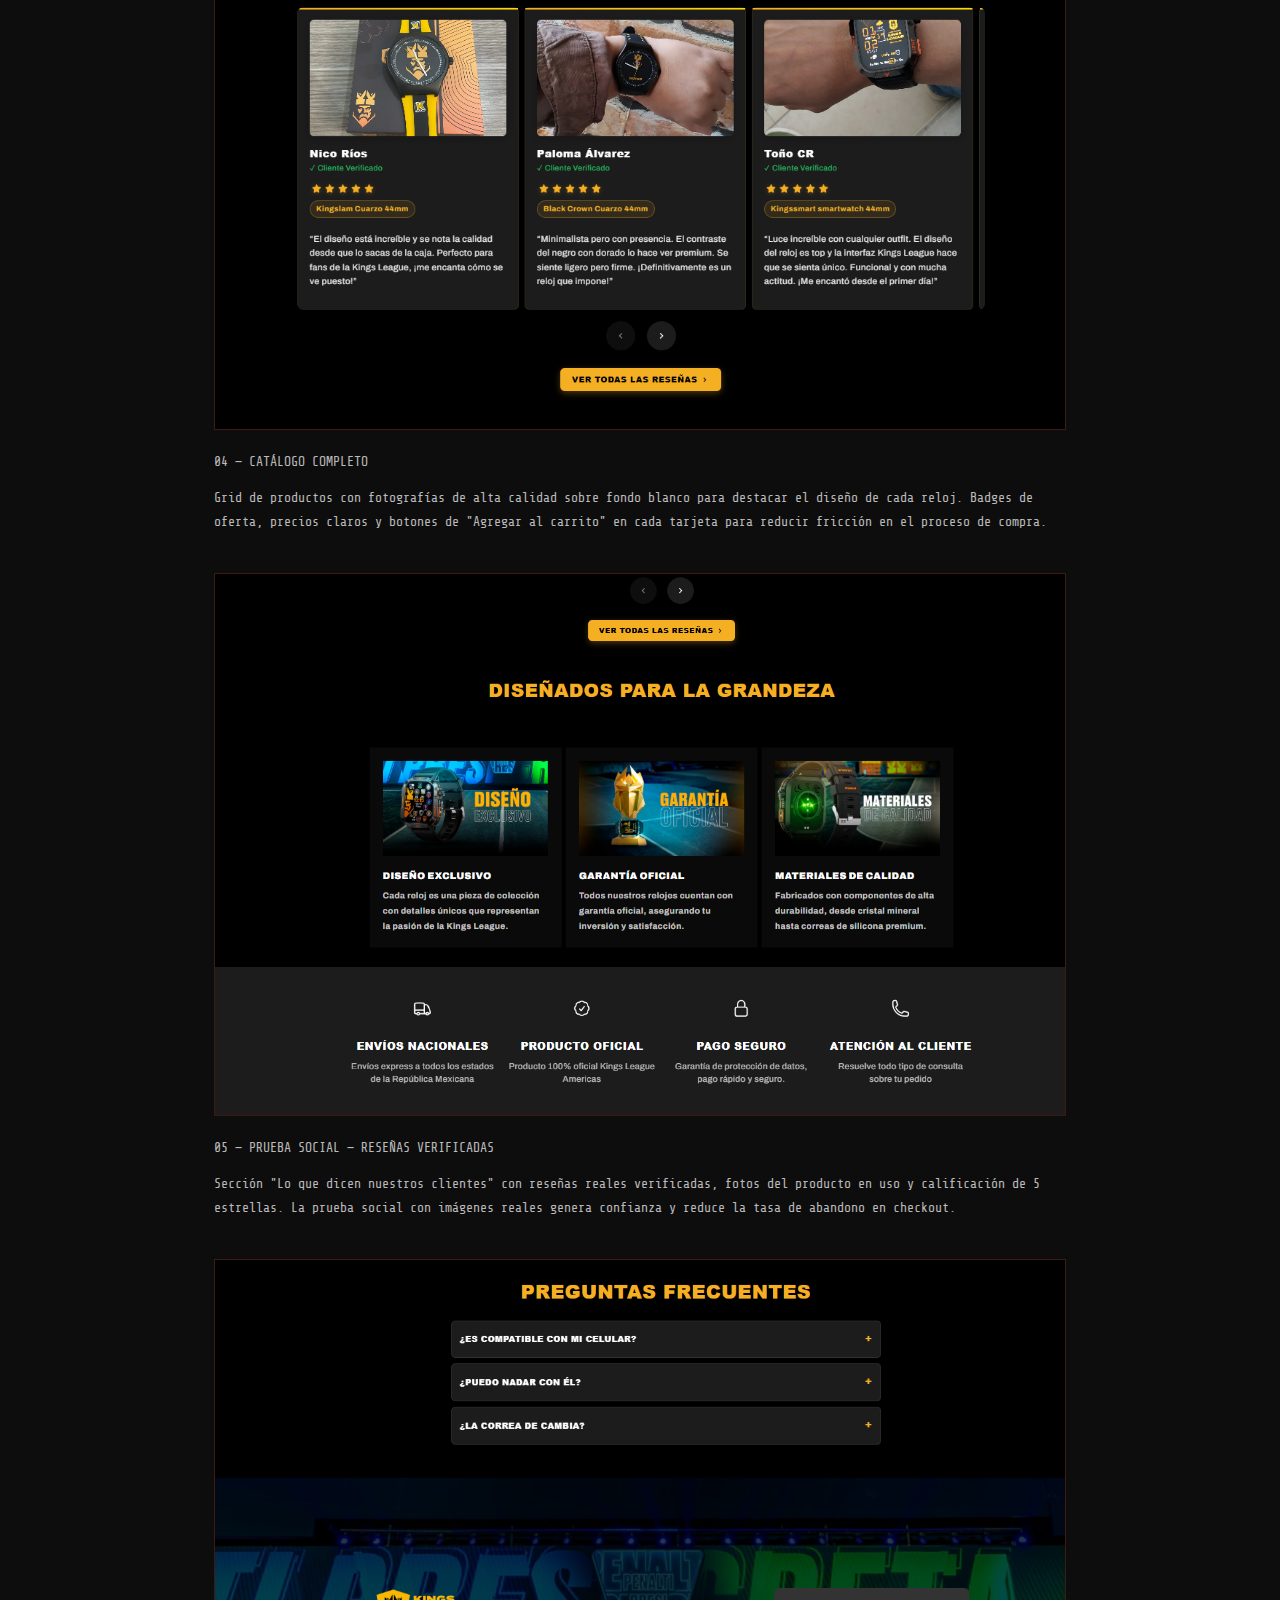
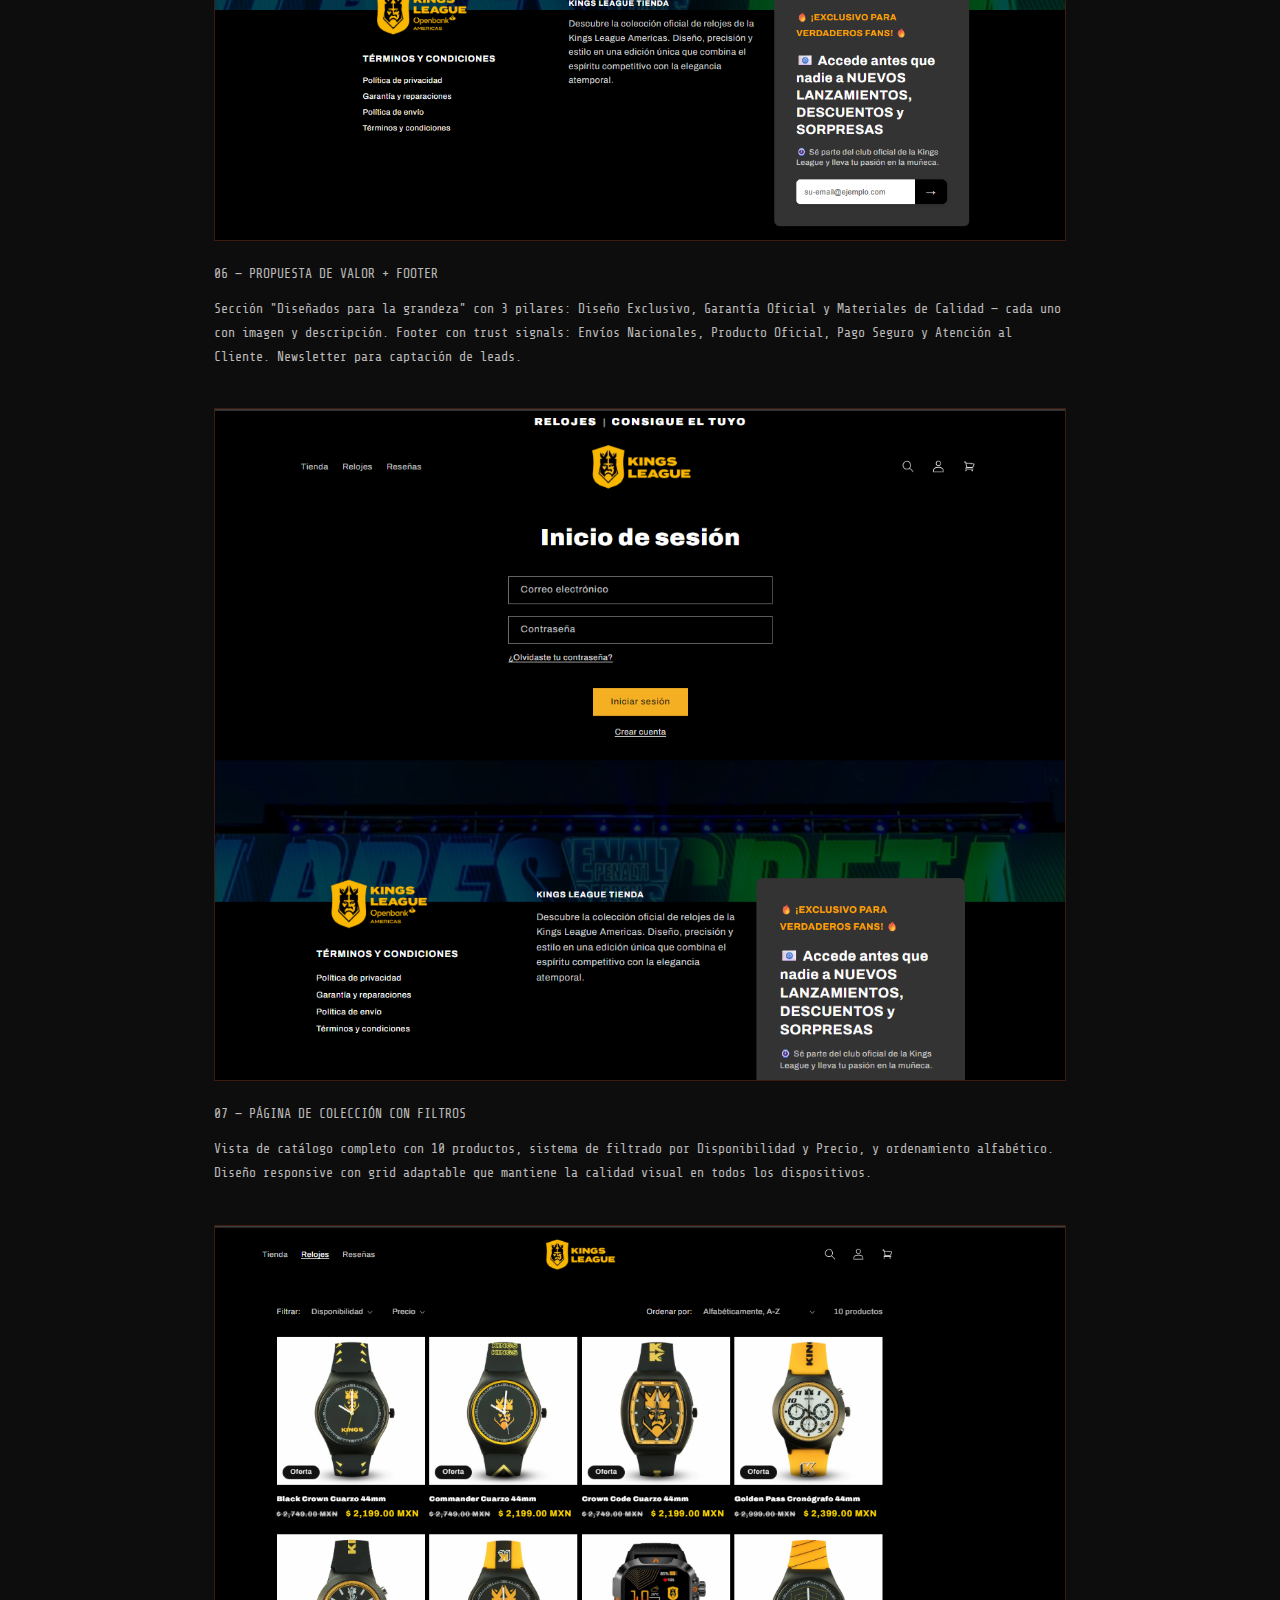
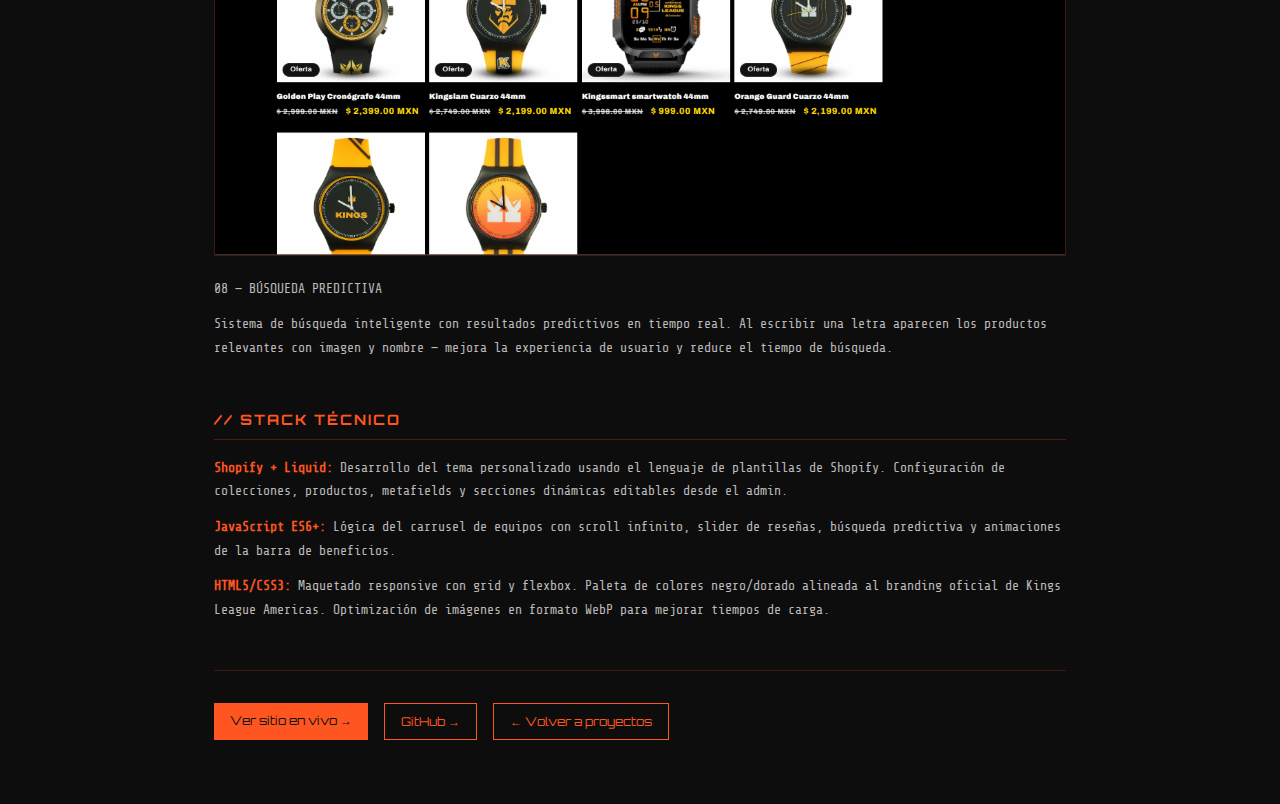
<file: projects/kings.html>
<!DOCTYPE html>
<html lang="es">

<head>
    <meta charset="UTF-8">
    <meta name="viewport" content="width=device-width, initial-scale=1.0">
    <title>Kings League Relojes — Baltazar DV</title>
    <link href="https://fonts.googleapis.com/css2?family=Orbitron:wght@400;700;900&family=Share+Tech+Mono&display=swap"
        rel="stylesheet">
    <link rel="stylesheet" href="../styles.css">
    <style>
        .case-study {
            max-width: 900px;
            margin: 0 auto;
            padding: 2rem 1.5rem 4rem;
        }

        .case-hero {
            width: 100%;
            max-height: 420px;
            object-fit: cover;
            border: 1px solid rgba(255, 86, 33, 0.3);
            margin-bottom: 2rem;
        }

        .case-header {
            margin-bottom: 2.5rem;
        }

        .case-header h1 {
            font-family: 'Orbitron', sans-serif;
            color: #FF5621;
            font-size: clamp(1.2rem, 4vw, 1.8rem);
            margin-bottom: 0.75rem;
        }

        .case-header p {
            color: rgba(246, 246, 246, 0.6);
            font-family: 'Share Tech Mono', monospace;
            font-size: 0.85rem;
            line-height: 1.6;
        }

        .case-tags {
            display: flex;
            flex-wrap: wrap;
            gap: 0.5rem;
            margin: 1rem 0 1.5rem;
        }

        .case-section {
            margin-bottom: 3rem;
        }

        .case-section h2 {
            font-family: 'Orbitron', sans-serif;
            color: #FF5621;
            font-size: 0.9rem;
            margin-bottom: 1rem;
            padding-bottom: 0.5rem;
            border-bottom: 1px solid rgba(255, 86, 33, 0.25);
        }

        .case-section p {
            color: rgba(246, 246, 246, 0.75);
            font-family: 'Share Tech Mono', monospace;
            font-size: 0.82rem;
            line-height: 1.8;
            margin-bottom: 0.75rem;
        }

        .screenshot-block {
            margin-bottom: 2.5rem;
        }

        .screenshot-block img {
            width: 100%;
            border: 1px solid rgba(255, 86, 33, 0.2);
            margin-bottom: 0.75rem;
            transition: border-color 0.2s;
        }

        .screenshot-block img:hover {
            border-color: #FF5621;
        }

        .screenshot-caption {
            color: #FF5621;
            font-family: 'Orbitron', sans-serif;
            font-size: 0.75rem;
            margin-bottom: 0.4rem;
        }

        .screenshot-desc {
            color: rgba(246, 246, 246, 0.6);
            font-family: 'Share Tech Mono', monospace;
            font-size: 0.78rem;
            line-height: 1.6;
        }

        .metrics-grid {
            display: grid;
            grid-template-columns: repeat(auto-fit, minmax(160px, 1fr));
            gap: 1rem;
            margin: 1.5rem 0;
        }

        .metric-card {
            border: 1px solid rgba(255, 86, 33, 0.3);
            padding: 1rem;
            text-align: center;
            background: rgba(255, 86, 33, 0.04);
        }

        .metric-number {
            font-family: 'Orbitron', sans-serif;
            color: #FF5621;
            font-size: 1.5rem;
            display: block;
        }

        .metric-label {
            color: rgba(246, 246, 246, 0.5);
            font-family: 'Share Tech Mono', monospace;
            font-size: 0.72rem;
            margin-top: 0.3rem;
            display: block;
        }

        .case-cta {
            display: flex;
            gap: 1rem;
            flex-wrap: wrap;
            margin-top: 3rem;
            padding-top: 2rem;
            border-top: 1px solid rgba(255, 86, 33, 0.2);
        }

        .back-link {
            display: inline-flex;
            align-items: center;
            gap: 0.5rem;
            color: rgba(246, 246, 246, 0.5);
            font-family: 'Share Tech Mono', monospace;
            font-size: 0.8rem;
            text-decoration: none;
            margin-bottom: 2rem;
            transition: color 0.2s;
        }

        .back-link:hover {
            color: #FF5621;
        }

        .nav-logo {
            font-family: 'Orbitron', sans-serif;
            color: #FF5621;
            text-decoration: none;
            font-size: 1.1rem;
            font-weight: 700;
        }
    </style>
</head>

<body>

    <!-- CRT Effects -->
    <div class="crt-overlay"></div>
    <div class="scanlines"></div>

    <!-- NAVBAR -->
    <nav class="navbar">
        <div class="nav-content">
            <a href="../index.html" class="nav-logo">
                <div class="logo-container" style="display: flex; align-items: center; gap: 10px;">
                    <img src="../images/logo.webp" alt="Logo" style="width: 45px; height: auto;">
                    <svg xmlns="http://www.w3.org/2000/svg" viewBox="0 0 200 60" style="width: 140px; height: auto;">
                        <defs>
                            <!-- Naranja principal -->
                            <linearGradient id="orangeGrad" x1="0%" y1="0%" x2="100%" y2="100%">
                                <stop offset="0%" style="stop-color:#FF6B35;stop-opacity:1" />
                                <stop offset="100%" style="stop-color:#FF5621;stop-opacity:1" />
                            </linearGradient>

                            <!-- Glow naranja para el texto -->
                            <filter id="glow" x="-20%" y="-20%" width="140%" height="140%">
                                <feGaussianBlur stdDeviation="2.5" result="coloredBlur" />
                                <feMerge>
                                    <feMergeNode in="coloredBlur" />
                                    <feMergeNode in="SourceGraphic" />
                                </feMerge>
                            </filter>

                            <!-- Glow suave para detalles -->
                            <filter id="softGlow" x="-50%" y="-50%" width="200%" height="200%">
                                <feGaussianBlur stdDeviation="1.5" result="coloredBlur" />
                                <feMerge>
                                    <feMergeNode in="coloredBlur" />
                                    <feMergeNode in="SourceGraphic" />
                                </feMerge>
                            </filter>

                            <!-- Clip para el scanner line -->
                            <clipPath id="logoClip">
                                <rect x="0" y="0" width="200" height="60" />
                            </clipPath>
                        </defs>

                        <!-- Fondo negro -->
                        <rect width="200" height="60" fill="transparent" />

                        <!-- Marco exterior con esquinas cortadas — estilo cyberpunk -->
                        <!-- Esquina superior izquierda cortada -->
                        <polygon points="8,0 200,0 200,60 0,60 0,8" fill="none" stroke="#FF5621" stroke-width="1"
                            opacity="0.6" />

                        <!-- Detalle esquina superior izquierda -->
                        <polyline points="0,14 0,8 8,0 18,0" fill="none" stroke="#FF5621" stroke-width="1.5"
                            opacity="0.9" />
                        <!-- Detalle esquina inferior derecha -->
                        <polyline points="200,46 200,52 194,60 178,60" fill="none" stroke="#FF5621" stroke-width="1.5"
                            opacity="0.9" />

                        <!-- Línea horizontal decorativa superior -->
                        <line x1="8" y1="4" x2="80" y2="4" stroke="#FF5621" stroke-width="0.5" opacity="0.4" />
                        <!-- Línea horizontal decorativa inferior -->
                        <line x1="120" y1="56" x2="192" y2="56" stroke="#FF5621" stroke-width="0.5" opacity="0.4" />

                        <!-- Líneas de scan verticales muy sutiles -->
                        <line x1="25" y1="8" x2="25" y2="52" stroke="#FF5621" stroke-width="0.3" opacity="0.08" />
                        <line x1="50" y1="8" x2="50" y2="52" stroke="#FF5621" stroke-width="0.3" opacity="0.08" />
                        <line x1="75" y1="8" x2="75" y2="52" stroke="#FF5621" stroke-width="0.3" opacity="0.08" />
                        <line x1="100" y1="8" x2="100" y2="52" stroke="#FF5621" stroke-width="0.3" opacity="0.08" />
                        <line x1="125" y1="8" x2="125" y2="52" stroke="#FF5621" stroke-width="0.3" opacity="0.08" />
                        <line x1="150" y1="8" x2="150" y2="52" stroke="#FF5621" stroke-width="0.3" opacity="0.08" />
                        <line x1="175" y1="8" x2="175" y2="52" stroke="#FF5621" stroke-width="0.3" opacity="0.08" />

                        <!-- Separador vertical entre BD y _ -->
                        <line x1="130" y1="14" x2="130" y2="46" stroke="#FF5621" stroke-width="0.5" opacity="0.3" />

                        <!-- TEXTO PRINCIPAL: BD_ -->
                        <!-- Fuente monospace condensada, estilo terminal -->
                        <text x="18" y="44" font-family="'Courier New', 'Lucida Console', monospace" font-size="38"
                            font-weight="700" letter-spacing="-1" fill="url(#orangeGrad)" filter="url(#glow)">BD</text>

                        <!-- El guión bajo parpadeante -->
                        <text x="136" y="44" font-family="'Courier New', 'Lucida Console', monospace" font-size="38"
                            font-weight="700" fill="#FF5621" filter="url(#glow)" opacity="1">
                            <animate attributeName="opacity" values="1;0;1" dur="1s" repeatCount="indefinite" />_
                        </text>

                        <!-- Micro texto inferior: DATA ANALYST -->
                        <text x="18" y="55" font-family="'Courier New', 'Lucida Console', monospace" font-size="6"
                            letter-spacing="3.5" fill="#FF5621" opacity="0.55">DATA ANALYST</text>

                        <!-- Punto decorativo superior derecha -->
                        <circle cx="188" cy="10" r="2" fill="#FF5621" opacity="0.7" filter="url(#softGlow)" />
                        <circle cx="188" cy="10" r="1" fill="#FF8C5A" opacity="0.9" />

                        <!-- Pequeño indicador "online" -->
                        <circle cx="176" cy="10" r="1.5" fill="#FF5621" opacity="0.5" />

                        <!-- Línea decorativa después del texto -->
                        <line x1="155" y1="44" x2="190" y2="44" stroke="#FF5621" stroke-width="0.5" opacity="0.25" />
                        <line x1="160" y1="47" x2="190" y2="47" stroke="#FF5621" stroke-width="0.5" opacity="0.15" />
                    </svg>
                </div>
                <div class="header-nav-btns">
                    <a href="../index.html" class="back-home-btn">← INICIO</a>
                    <a href="javascript:history.back()" class="return-btn">&lt; RETURN</a>
                </div>
        </div>
    </nav>

    <main class="case-study">

        <a href="web.html" class="back-link">← Volver a proyectos web</a>

        <!-- HERO -->
        <img src="../assets/KingsLeague/cap1.png" alt="Kings League Relojes Hero" class="case-hero">

        <!-- HEADER -->
        <div class="case-header">
            <h1>Kings League Relojes — E-commerce Shopify</h1>
            <div class="case-tags">
                <span class="tag">Shopify</span>
                <span class="tag">Liquid</span>
                <span class="tag">JavaScript</span>
                <span class="tag">HTML5/CSS3</span>
                <span class="tag">UX/UI</span>
                <span class="tag">E-commerce</span>
            </div>
            <p>Tienda oficial de smartwatches y relojes de la Kings League Americas — desarrollada en Shopify con tema
                personalizado, carrusel de equipos, 3 series de colección y checkout optimizado para el mercado LATAM.
            </p>
        </div>

        <!-- MÉTRICAS -->
        <div class="case-section">
            <h2>// IMPACTO</h2>
            <div class="metrics-grid">
                <div class="metric-card">
                    <span class="metric-number">25%</span>
                    <span class="metric-label">Mejora velocidad de carga</span>
                </div>
                <div class="metric-card">
                    <span class="metric-number">10</span>
                    <span class="metric-label">Productos en catálogo</span>
                </div>
                <div class="metric-card">
                    <span class="metric-number">3</span>
                    <span class="metric-label">Series de colección</span>
                </div>
                <div class="metric-card">
                    <span class="metric-number">12</span>
                    <span class="metric-label">Equipos integrados</span>
                </div>
            </div>
        </div>

        <!-- SECCIÓN: RETO -->
        <div class="case-section">
            <h2>// EL RETO</h2>
            <p>Kings League Americas necesitaba una tienda de e-commerce que transmitiera la identidad visual de la liga
                — fondo negro, dorado y la corona como símbolo central. El sitio debía funcionar como canal de venta
                directo para fans de toda LATAM, con experiencia de compra fluida, múltiples métodos de pago y confianza
                de marca desde el primer scroll.</p>
        </div>

        <!-- SCREENSHOTS DETALLADOS -->
        <div class="case-section">
            <h2>// SOLUCIÓN — SECCIÓN POR SECCIÓN</h2>

            <div class="screenshot-block">
                <img src="../assets/KingsLeague/cap2.png" alt="Hero principal">
                <p class="screenshot-caption">01 — HERO PRINCIPAL</p>
                <p class="screenshot-desc">Banner de impacto con los 5 relojes flagship en disposición central. Barra de
                    beneficios animada (Garantía 2 Años, Envíos Rápidos, Hasta 3 MSI) con scroll infinito. Navegación
                    limpia con logo oficial y accesos directos a Tienda, Relojes y Reseñas.</p>
            </div>

            <div class="screenshot-block">
                <img src="../assets/KingsLeague/cap3.png" alt="Carrusel de equipos y producto destacado">
                <p class="screenshot-caption">02 — CARRUSEL DE EQUIPOS + PRODUCTO DESTACADO</p>
                <p class="screenshot-desc">Carrusel animado con los 12 escudos oficiales de los equipos de la Kings
                    League Americas. Debajo, la sección de producto estrella — el Kingssmart smartwatch 44mm con precio,
                    cantidad, botón de compra y opciones de pago (PayPal, Amex, MasterCard, Visa).</p>
            </div>

            <div class="screenshot-block">
                <img src="../assets/KingsLeague/cap4.png" alt="Colecciones por serie">
                <p class="screenshot-caption">03 — COLECCIONES POR SERIE</p>
                <p class="screenshot-desc">Sistema de filtrado por serie: Icon Series, Performance Series y Street
                    Series. Cada colección muestra sus relojes con precio original tachado y precio de oferta —
                    estrategia de pricing visual para impulsar conversión.</p>
            </div>

            <div class="screenshot-block">
                <img src="../assets/KingsLeague/cap5.png" alt="Catálogo completo de productos">
                <p class="screenshot-caption">04 — CATÁLOGO COMPLETO</p>
                <p class="screenshot-desc">Grid de productos con fotografías de alta calidad sobre fondo blanco para
                    destacar el diseño de cada reloj. Badges de oferta, precios claros y botones de "Agregar al carrito"
                    en cada tarjeta para reducir fricción en el proceso de compra.</p>
            </div>

            <div class="screenshot-block">
                <img src="../assets/KingsLeague/cap6.png" alt="Sección de reseñas verificadas">
                <p class="screenshot-caption">05 — PRUEBA SOCIAL — RESEÑAS VERIFICADAS</p>
                <p class="screenshot-desc">Sección "Lo que dicen nuestros clientes" con reseñas reales verificadas,
                    fotos del producto en uso y calificación de 5 estrellas. La prueba social con imágenes reales genera
                    confianza y reduce la tasa de abandono en checkout.</p>
            </div>

            <div class="screenshot-block">
                <img src="../assets/KingsLeague/cap7.png" alt="Propuesta de valor y footer">
                <p class="screenshot-caption">06 — PROPUESTA DE VALOR + FOOTER</p>
                <p class="screenshot-desc">Sección "Diseñados para la grandeza" con 3 pilares: Diseño Exclusivo,
                    Garantía Oficial y Materiales de Calidad — cada uno con imagen y descripción. Footer con trust
                    signals: Envíos Nacionales, Producto Oficial, Pago Seguro y Atención al Cliente. Newsletter para
                    captación de leads.</p>
            </div>

            <div class="screenshot-block">
                <img src="../assets/KingsLeague/cap8.png" alt="Página de colección filtrada">
                <p class="screenshot-caption">07 — PÁGINA DE COLECCIÓN CON FILTROS</p>
                <p class="screenshot-desc">Vista de catálogo completo con 10 productos, sistema de filtrado por
                    Disponibilidad y Precio, y ordenamiento alfabético. Diseño responsive con grid adaptable que
                    mantiene la calidad visual en todos los dispositivos.</p>
            </div>

            <div class="screenshot-block">
                <img src="../assets/KingsLeague/cap11.png" alt="Búsqueda predictiva">
                <p class="screenshot-caption">08 — BÚSQUEDA PREDICTIVA</p>
                <p class="screenshot-desc">Sistema de búsqueda inteligente con resultados predictivos en tiempo real. Al
                    escribir una letra aparecen los productos relevantes con imagen y nombre — mejora la experiencia de
                    usuario y reduce el tiempo de búsqueda.</p>
            </div>

        </div>

        <!-- STACK TÉCNICO -->
        <div class="case-section">
            <h2>// STACK TÉCNICO</h2>
            <p><strong style="color:#FF5621">Shopify + Liquid:</strong> Desarrollo del tema personalizado usando el
                lenguaje de plantillas de Shopify. Configuración de colecciones, productos, metafields y secciones
                dinámicas editables desde el admin.</p>
            <p><strong style="color:#FF5621">JavaScript ES6+:</strong> Lógica del carrusel de equipos con scroll
                infinito, slider de reseñas, búsqueda predictiva y animaciones de la barra de beneficios.</p>
            <p><strong style="color:#FF5621">HTML5/CSS3:</strong> Maquetado responsive con grid y flexbox. Paleta de
                colores negro/dorado alineada al branding oficial de Kings League Americas. Optimización de imágenes en
                formato WebP para mejorar tiempos de carga.</p>
        </div>

        <!-- CTA FINAL -->
        <div class="case-cta">
            <a href="https://kingsleaguerelojes.com" target="_blank" class="btn-primary">
                Ver sitio en vivo →
            </a>
            <a href="https://github.com/Baltazardv/KingsLeagueShopify" target="_blank" class="btn-secondary">
                GitHub →
            </a>
            <a href="web.html" class="btn-secondary">
                ← Volver a proyectos
            </a>
        </div>

    </main>

    <script src="../script.js"></script>
</body>

</html>
</file>
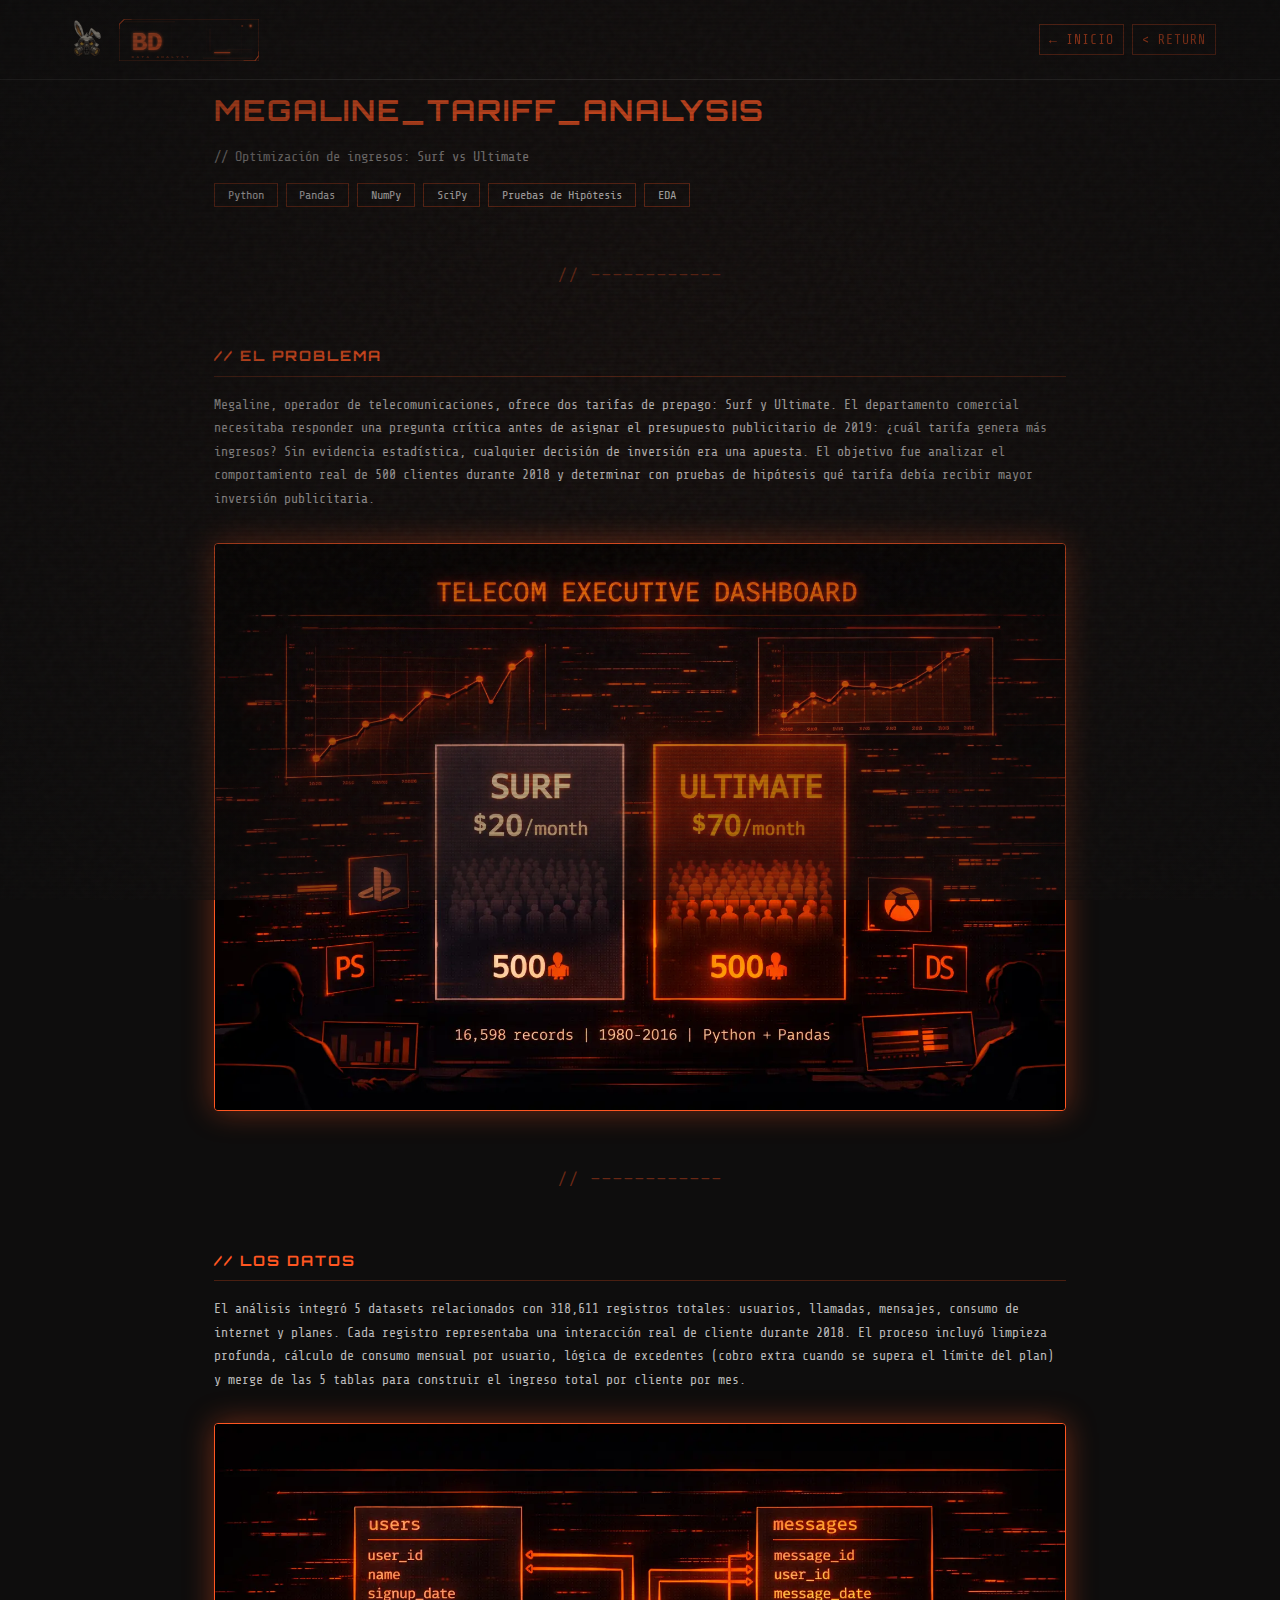
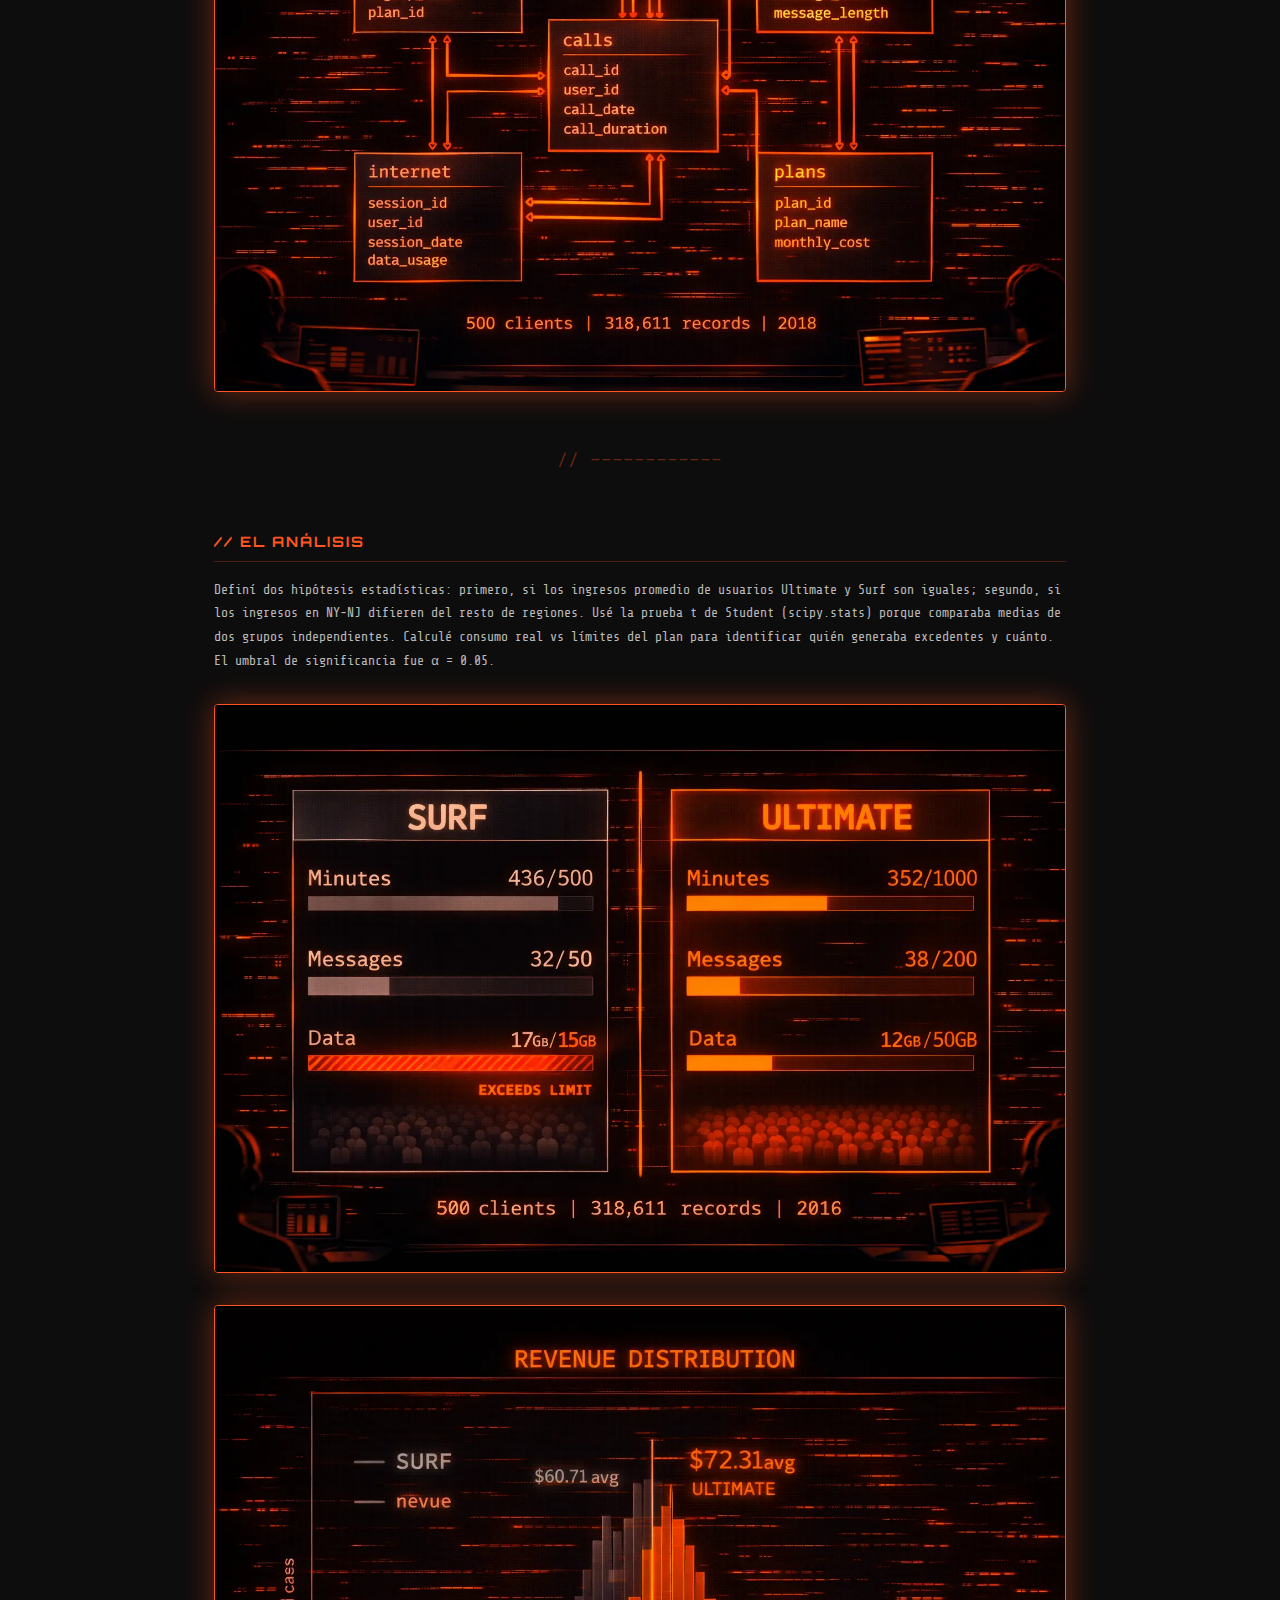
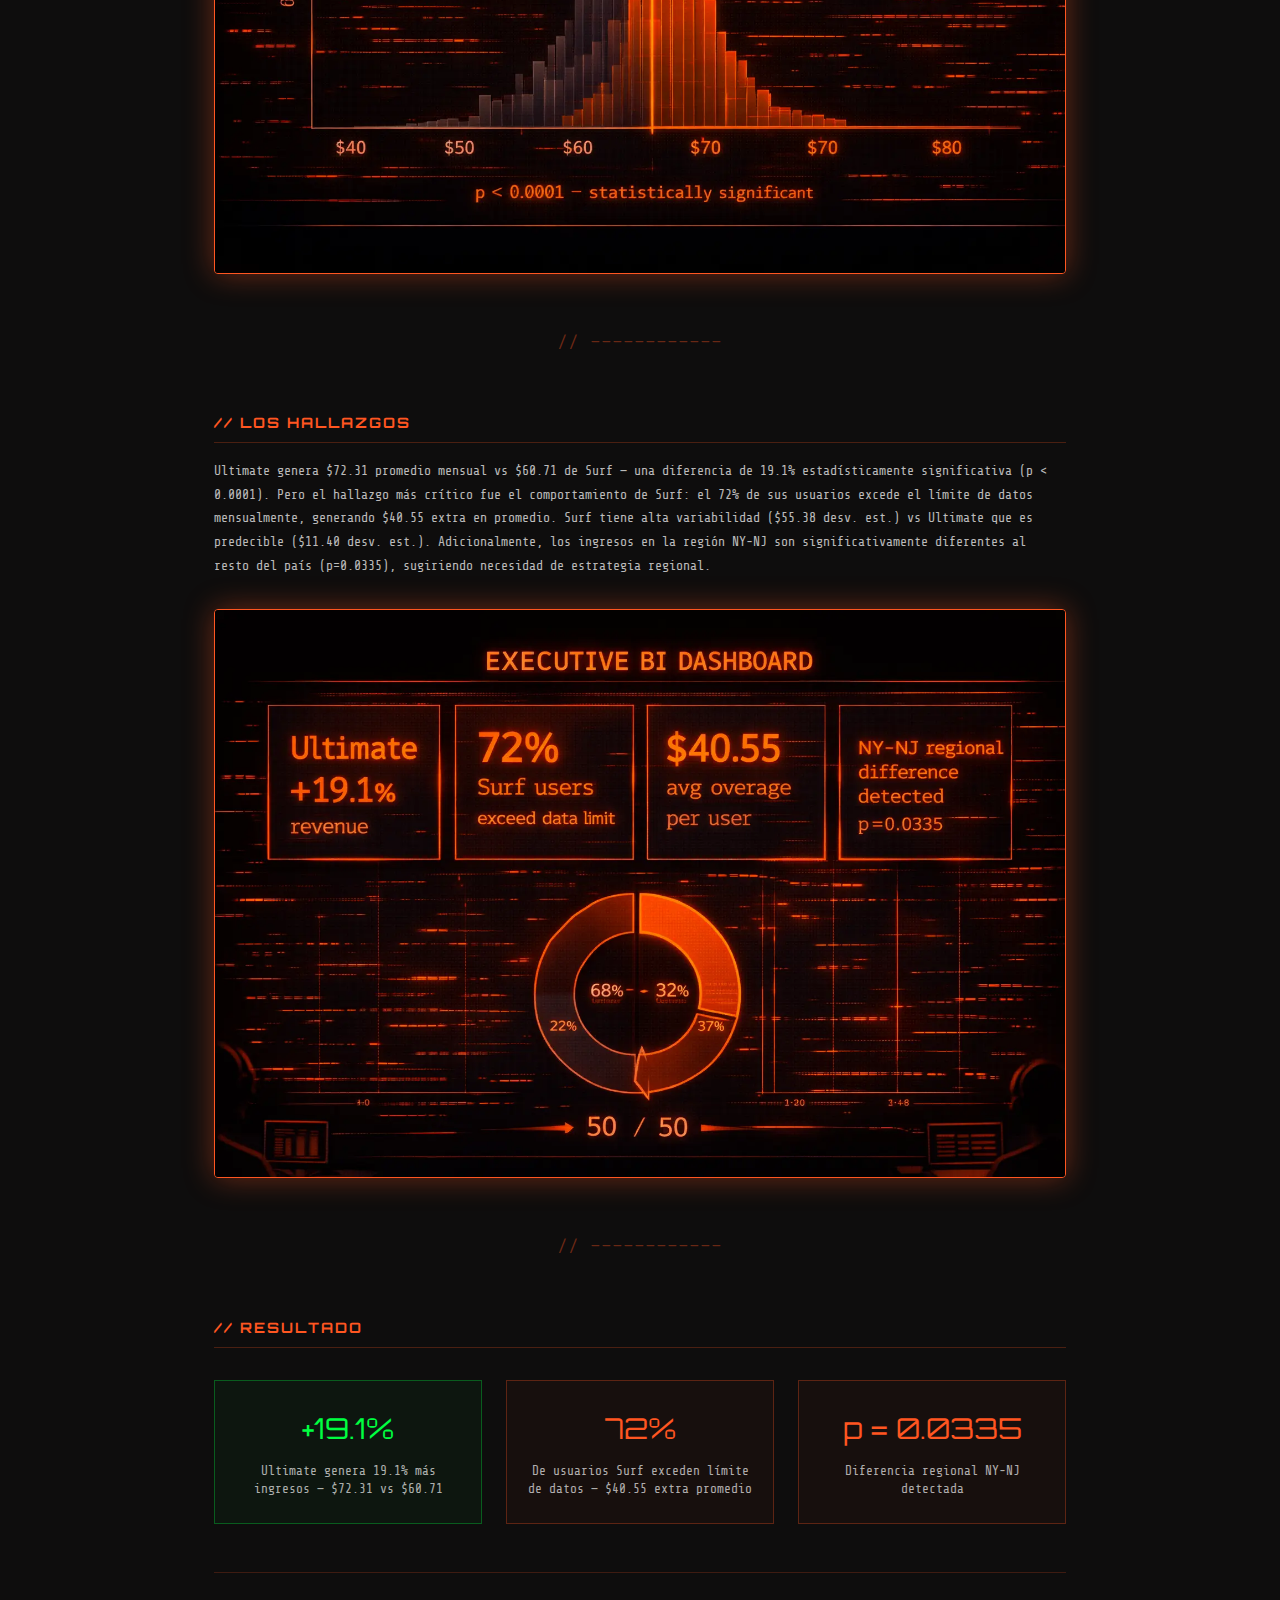
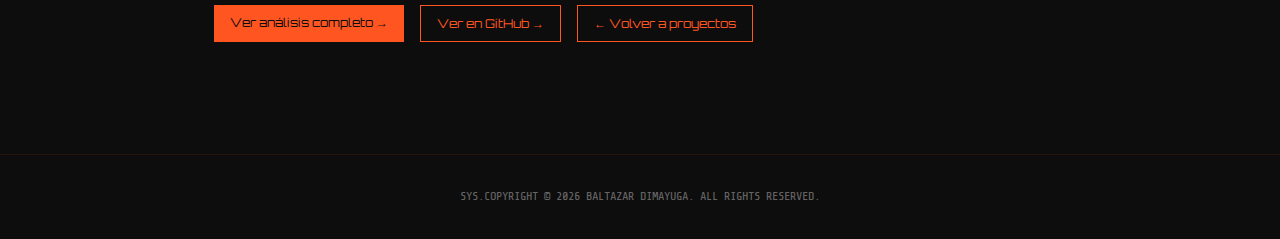
<file: projects/megaline.html>
<!DOCTYPE html>
<html lang="es">

<head>
    <meta charset="UTF-8">
    <meta name="viewport" content="width=device-width, initial-scale=1.0">
    <title>Megaline Tariff Analysis — Baltazar DV</title>
    <link href="https://fonts.googleapis.com/css2?family=Orbitron:wght@400;700;900&family=Share+Tech+Mono&display=swap"
        rel="stylesheet">
    <link rel="stylesheet" href="../styles.css">
    <style>
        .case-study {
            max-width: 900px;
            width: 90%;
            margin: 0 auto;
            padding: 2rem 1.5rem 4rem;
        }

        .case-hero {
            width: 100%;
            max-height: 420px;
            object-fit: cover;
            border: 1px solid rgba(255, 86, 33, 0.3);
            margin-bottom: 2rem;
        }

        .case-header {
            margin-bottom: 2.5rem;
        }

        .case-header h1 {
            font-family: 'Orbitron', sans-serif;
            color: #FF5621;
            font-size: clamp(1.2rem, 4vw, 1.8rem);
            margin-bottom: 0.75rem;
            text-transform: uppercase;
        }

        .case-header p {
            color: rgba(246, 246, 246, 0.6);
            font-family: 'Share Tech Mono', monospace;
            font-size: 0.85rem;
            line-height: 1.6;
        }

        .case-tags {
            display: flex;
            flex-wrap: wrap;
            gap: 0.5rem;
            margin: 1rem 0 1.5rem;
        }

        .case-section {
            margin-bottom: 3rem;
        }

        .case-section h2 {
            font-family: 'Orbitron', sans-serif;
            color: #FF5621;
            font-size: 0.9rem;
            margin-bottom: 1rem;
            padding-bottom: 0.5rem;
            border-bottom: 1px solid rgba(255, 86, 33, 0.25);
            text-transform: uppercase;
        }

        .case-section p {
            color: rgba(246, 246, 246, 0.75);
            font-family: 'Share Tech Mono', monospace;
            font-size: 0.82rem;
            line-height: 1.8;
            margin-bottom: 0.75rem;
        }

        /* Image Placeholder Style */
        .img-placeholder {
            width: 100%;
            max-width: 800px;
            height: 400px;
            background-color: #050505;
            border: 1px solid rgba(0, 255, 65, 0.4);
            display: flex;
            align-items: center;
            justify-content: center;
            margin: 2rem auto;
            color: #00ff41;
            font-family: 'Share Tech Mono', monospace;
            font-size: 1rem;
            text-align: center;
            box-shadow: inset 0 0 20px rgba(0, 255, 65, 0.05);
            position: relative;
            overflow: hidden;
            transition: border-color 0.3s, box-shadow 0.3s;
        }

        .img-placeholder:hover {
            border-color: #00ff41;
            box-shadow: inset 0 0 30px rgba(0, 255, 65, 0.15);
        }

        .img-placeholder::after {
            content: '';
            position: absolute;
            top: 0;
            left: 0;
            right: 0;
            bottom: 0;
            pointer-events: none;
            background: repeating-linear-gradient(0deg,
                    rgba(0, 0, 0, 0.15),
                    rgba(0, 0, 0, 0.15) 1px,
                    transparent 1px,
                    transparent 2px);
        }

        .project-img {
            width: 100%;
            max-width: 100%;
            height: auto;
            object-fit: cover;
            border: 1px solid #FF5621;
            box-shadow: 0 0 30px rgba(255, 86, 33, 0.4);
            display: block;
            margin: 32px auto;
            border-radius: 4px;
        }

        .section-separator {
            color: rgba(255, 86, 33, 0.4);
            font-family: 'Share Tech Mono', monospace;
            text-align: center;
            margin: 3.5rem 0;
            letter-spacing: 2px;
            user-select: none;
        }

        .metrics-grid {
            display: grid;
            grid-template-columns: repeat(auto-fit, minmax(220px, 1fr));
            gap: 1.5rem;
            margin: 2rem 0;
        }

        .metric-card {
            border: 1px solid rgba(255, 86, 33, 0.3);
            padding: 1.5rem 1rem;
            text-align: center;
            background: rgba(255, 86, 33, 0.04);
            display: flex;
            flex-direction: column;
            justify-content: center;
            align-items: center;
            min-height: 140px;
        }

        .metric-card.significant {
            border-color: rgba(0, 255, 65, 0.3);
            background: rgba(0, 255, 65, 0.04);
        }

        .metric-card.significant .metric-number {
            color: #00ff41;
        }

        .metric-number {
            font-family: 'Orbitron', sans-serif;
            color: #FF5621;
            font-size: clamp(1.2rem, 3vw, 1.8rem);
            display: block;
            margin-bottom: 0.8rem;
        }

        .metric-label {
            color: rgba(246, 246, 246, 0.7);
            font-family: 'Share Tech Mono', monospace;
            font-size: 0.8rem;
            line-height: 1.4;
            display: block;
        }

        .case-cta {
            display: flex;
            gap: 1rem;
            flex-wrap: wrap;
            margin-top: 3rem;
            padding-top: 2rem;
            border-top: 1px solid rgba(255, 86, 33, 0.2);
        }

        .back-link {
            display: inline-flex;
            align-items: center;
            gap: 0.5rem;
            color: rgba(246, 246, 246, 0.5);
            font-family: 'Share Tech Mono', monospace;
            font-size: 0.8rem;
            text-decoration: none;
            margin-bottom: 2rem;
            transition: color 0.2s;
        }

        .back-link:hover {
            color: #FF5621;
        }

        .nav-logo {
            font-family: 'Orbitron', sans-serif;
            color: #FF5621;
            text-decoration: none;
            font-size: 1.1rem;
            font-weight: 700;
        }

        html {
            scroll-behavior: smooth;
        }
    </style>
</head>

<body>

    <!-- CRT Effects -->
    <div class="crt-overlay"></div>
    <div class="scanlines"></div>

    <!-- NAVBAR -->
    <nav class="navbar">
        <div class="nav-content">
            <a href="../index.html" class="nav-logo" style="text-decoration:none;">
                <div class="logo-container" style="display: flex; align-items: center; gap: 10px;">
                    <img src="../images/logo.webp" alt="Logo" style="height: 45px; width: auto;">
                    <svg xmlns="http://www.w3.org/2000/svg" viewBox="0 0 200 60" style="width: 140px; height: auto;">
                        <defs>
                            <!-- Naranja principal -->
                            <linearGradient id="orangeGrad" x1="0%" y1="0%" x2="100%" y2="100%">
                                <stop offset="0%" style="stop-color:#FF6B35;stop-opacity:1" />
                                <stop offset="100%" style="stop-color:#FF5621;stop-opacity:1" />
                            </linearGradient>

                            <!-- Glow naranja para el texto -->
                            <filter id="glow" x="-20%" y="-20%" width="140%" height="140%">
                                <feGaussianBlur stdDeviation="2.5" result="coloredBlur" />
                                <feMerge>
                                    <feMergeNode in="coloredBlur" />
                                    <feMergeNode in="SourceGraphic" />
                                </feMerge>
                            </filter>

                            <!-- Glow suave para detalles -->
                            <filter id="softGlow" x="-50%" y="-50%" width="200%" height="200%">
                                <feGaussianBlur stdDeviation="1.5" result="coloredBlur" />
                                <feMerge>
                                    <feMergeNode in="coloredBlur" />
                                    <feMergeNode in="SourceGraphic" />
                                </feMerge>
                            </filter>

                            <!-- Clip para el scanner line -->
                            <clipPath id="logoClip">
                                <rect x="0" y="0" width="200" height="60" />
                            </clipPath>
                        </defs>

                        <!-- Fondo negro -->
                        <rect width="200" height="60" fill="transparent" />

                        <!-- Marco exterior con esquinas cortadas — estilo cyberpunk -->
                        <!-- Esquina superior izquierda cortada -->
                        <polygon points="8,0 200,0 200,60 0,60 0,8" fill="none" stroke="#FF5621" stroke-width="1"
                            opacity="0.6" />

                        <!-- Detalle esquina superior izquierda -->
                        <polyline points="0,14 0,8 8,0 18,0" fill="none" stroke="#FF5621" stroke-width="1.5"
                            opacity="0.9" />
                        <!-- Detalle esquina inferior derecha -->
                        <polyline points="200,46 200,52 194,60 178,60" fill="none" stroke="#FF5621" stroke-width="1.5"
                            opacity="0.9" />

                        <!-- Línea horizontal decorativa superior -->
                        <line x1="8" y1="4" x2="80" y2="4" stroke="#FF5621" stroke-width="0.5" opacity="0.4" />
                        <!-- Línea horizontal decorativa inferior -->
                        <line x1="120" y1="56" x2="192" y2="56" stroke="#FF5621" stroke-width="0.5" opacity="0.4" />

                        <!-- Líneas de scan verticales muy sutiles -->
                        <line x1="25" y1="8" x2="25" y2="52" stroke="#FF5621" stroke-width="0.3" opacity="0.08" />
                        <line x1="50" y1="8" x2="50" y2="52" stroke="#FF5621" stroke-width="0.3" opacity="0.08" />
                        <line x1="75" y1="8" x2="75" y2="52" stroke="#FF5621" stroke-width="0.3" opacity="0.08" />
                        <line x1="100" y1="8" x2="100" y2="52" stroke="#FF5621" stroke-width="0.3" opacity="0.08" />
                        <line x1="125" y1="8" x2="125" y2="52" stroke="#FF5621" stroke-width="0.3" opacity="0.08" />
                        <line x1="150" y1="8" x2="150" y2="52" stroke="#FF5621" stroke-width="0.3" opacity="0.08" />
                        <line x1="175" y1="8" x2="175" y2="52" stroke="#FF5621" stroke-width="0.3" opacity="0.08" />

                        <!-- Separador vertical entre BD y _ -->
                        <line x1="130" y1="14" x2="130" y2="46" stroke="#FF5621" stroke-width="0.5" opacity="0.3" />

                        <!-- TEXTO PRINCIPAL: BD_ -->
                        <!-- Fuente monospace condensada, estilo terminal -->
                        <text x="18" y="44" font-family="'Courier New', 'Lucida Console', monospace" font-size="38"
                            font-weight="700" letter-spacing="-1" fill="url(#orangeGrad)" filter="url(#glow)">BD</text>

                        <!-- El guión bajo parpadeante -->
                        <text x="136" y="44" font-family="'Courier New', 'Lucida Console', monospace" font-size="38"
                            font-weight="700" fill="#FF5621" filter="url(#glow)" opacity="1">
                            <animate attributeName="opacity" values="1;0;1" dur="1s" repeatCount="indefinite" />_
                        </text>

                        <!-- Micro texto inferior: DATA ANALYST -->
                        <text x="18" y="55" font-family="'Courier New', 'Lucida Console', monospace" font-size="6"
                            letter-spacing="3.5" fill="#FF5621" opacity="0.55">DATA ANALYST</text>

                        <!-- Punto decorativo superior derecha -->
                        <circle cx="188" cy="10" r="2" fill="#FF5621" opacity="0.7" filter="url(#softGlow)" />
                        <circle cx="188" cy="10" r="1" fill="#FF8C5A" opacity="0.9" />

                        <!-- Pequeño indicador "online" -->
                        <circle cx="176" cy="10" r="1.5" fill="#FF5621" opacity="0.5" />

                        <!-- Línea decorativa después del texto -->
                        <line x1="155" y1="44" x2="190" y2="44" stroke="#FF5621" stroke-width="0.5" opacity="0.25" />
                        <line x1="160" y1="47" x2="190" y2="47" stroke="#FF5621" stroke-width="0.5" opacity="0.15" />
                    </svg>
                </div>
            </a>
            <div class="header-nav-btns">
                <a href="../index.html" class="back-home-btn">← INICIO</a>
                <a href="javascript:history.back()" class="return-btn">&lt; RETURN</a>
            </div>
        </div>
    </nav>

    <main class="case-study">

        <a href="data.html" class="back-link">← Volver a proyectos de datos</a>

        <!-- HEADER -->
        <div class="case-header">
            <h1>MEGALINE_TARIFF_ANALYSIS</h1>
            <p>// Optimización de ingresos: Surf vs Ultimate</p>
            <div class="case-tags">
                <span class="tag">Python</span>
                <span class="tag">Pandas</span>
                <span class="tag">NumPy</span>
                <span class="tag">SciPy</span>
                <span class="tag">Pruebas de Hipótesis</span>
                <span class="tag">EDA</span>
            </div>
        </div>

        <div class="section-separator">// ————————————</div>

        <!-- SECCIÓN: EL PROBLEMA -->
        <div class="case-section">
            <h2>// EL PROBLEMA</h2>
            <p>Megaline, operador de telecomunicaciones, ofrece dos tarifas de prepago: Surf y Ultimate. El departamento
                comercial necesitaba responder una pregunta crítica antes de asignar el presupuesto publicitario de
                2019: ¿cuál tarifa genera más ingresos? Sin evidencia estadística, cualquier decisión de inversión era
                una apuesta. El objetivo fue analizar el comportamiento real de 500 clientes durante 2018 y determinar
                con pruebas de hipótesis qué tarifa debía recibir mayor inversión publicitaria.</p>

            <img src="../assets/Megaline/megaline_img_01.webp" alt="Megaline - Contexto Surf vs Ultimate"
                class="project-img">
        </div>

        <div class="section-separator">// ————————————</div>

        <!-- SECCIÓN: LOS DATOS -->
        <div class="case-section">
            <h2>// LOS DATOS</h2>
            <p>El análisis integró 5 datasets relacionados con 318,611 registros totales: usuarios, llamadas, mensajes,
                consumo de internet y planes. Cada registro representaba una interacción real de cliente durante 2018.
                El proceso incluyó limpieza profunda, cálculo de consumo mensual por usuario, lógica de excedentes
                (cobro extra cuando se supera el límite del plan) y merge de las 5 tablas para construir el ingreso
                total por cliente por mes.</p>

            <img src="../assets/Megaline/megaline_img_02.webp" alt="Dataset - 5 tablas relacionadas 318K registros"
                class="project-img">
        </div>

        <div class="section-separator">// ————————————</div>

        <!-- SECCIÓN: EL ANÁLISIS -->
        <div class="case-section">
            <h2>// EL ANÁLISIS</h2>
            <p>Definí dos hipótesis estadísticas: primero, si los ingresos promedio de usuarios Ultimate y Surf son
                iguales; segundo, si los ingresos en NY-NJ difieren del resto de regiones. Usé la prueba t de Student
                (scipy.stats) porque comparaba medias de dos grupos independientes. Calculé consumo real vs límites del
                plan para identificar quién generaba excedentes y cuánto. El umbral de significancia fue α = 0.05.</p>

            <img src="../assets/Megaline/megaline_img_03.webp" alt="Patrones de uso comparativo Surf vs Ultimate"
                class="project-img">

            <img src="../assets/Megaline/megaline_img_04.webp" alt="Distribución de ingresos y prueba de hipótesis"
                class="project-img">
        </div>

        <div class="section-separator">// ————————————</div>

        <!-- SECCIÓN: LOS HALLAZGOS -->
        <div class="case-section">
            <h2>// LOS HALLAZGOS</h2>
            <p>Ultimate genera $72.31 promedio mensual vs $60.71 de Surf — una diferencia de 19.1% estadísticamente
                significativa (p < 0.0001). Pero el hallazgo más crítico fue el comportamiento de Surf: el 72% de sus
                    usuarios excede el límite de datos mensualmente, generando $40.55 extra en promedio. Surf tiene alta
                    variabilidad ($55.38 desv. est.) vs Ultimate que es predecible ($11.40 desv. est.). Adicionalmente,
                    los ingresos en la región NY-NJ son significativamente diferentes al resto del país (p=0.0335),
                    sugiriendo necesidad de estrategia regional.</p>

                    <img src="../assets/Megaline/megaline_img_05.webp" alt="Dashboard final de recomendaciones"
                        class="project-img">
        </div>

        <div class="section-separator">// ————————————</div>

        <!-- SECCIÓN: RESULTADO -->
        <div class="case-section">
            <h2>// RESULTADO</h2>
            <div class="metrics-grid">
                <div class="metric-card significant">
                    <span class="metric-number">+19.1%</span>
                    <span class="metric-label">Ultimate genera 19.1% más ingresos — $72.31 vs $60.71</span>
                </div>
                <div class="metric-card">
                    <span class="metric-number">72%</span>
                    <span class="metric-label">De usuarios Surf exceden límite de datos — $40.55 extra promedio</span>
                </div>
                <div class="metric-card">
                    <span class="metric-number">p = 0.0335</span>
                    <span class="metric-label">Diferencia regional NY-NJ detectada</span>
                </div>
            </div>
        </div>

        <!-- CTA FINAL -->
        <div class="case-cta">
            <a href="https://nbviewer.org/github/Baltazardv/analisis-megaline-tarifas/blob/main/proyecto_5_megaline_limpio.ipynb"
                target="_blank" class="btn-primary">
                Ver análisis completo →
            </a>
            <a href="https://github.com/Baltazardv/analisis-megaline-tarifas" target="_blank" class="btn-secondary">
                Ver en GitHub →
            </a>
            <a href="data.html" class="btn-secondary">
                ← Volver a proyectos
            </a>
        </div>

    </main>

    <footer
        style="text-align: center; padding: 2rem 0; color: rgba(246, 246, 246, 0.4); font-family: 'Share Tech Mono', monospace; font-size: 0.75rem; border-top: 1px solid rgba(255, 86, 33, 0.1); margin-top: 3rem;">
        <p>SYS.COPYRIGHT © 2026 BALTAZAR DIMAYUGA. ALL RIGHTS RESERVED.</p>
    </footer>

    <script src="../script.js"></script>
</body>

</html>
</file>
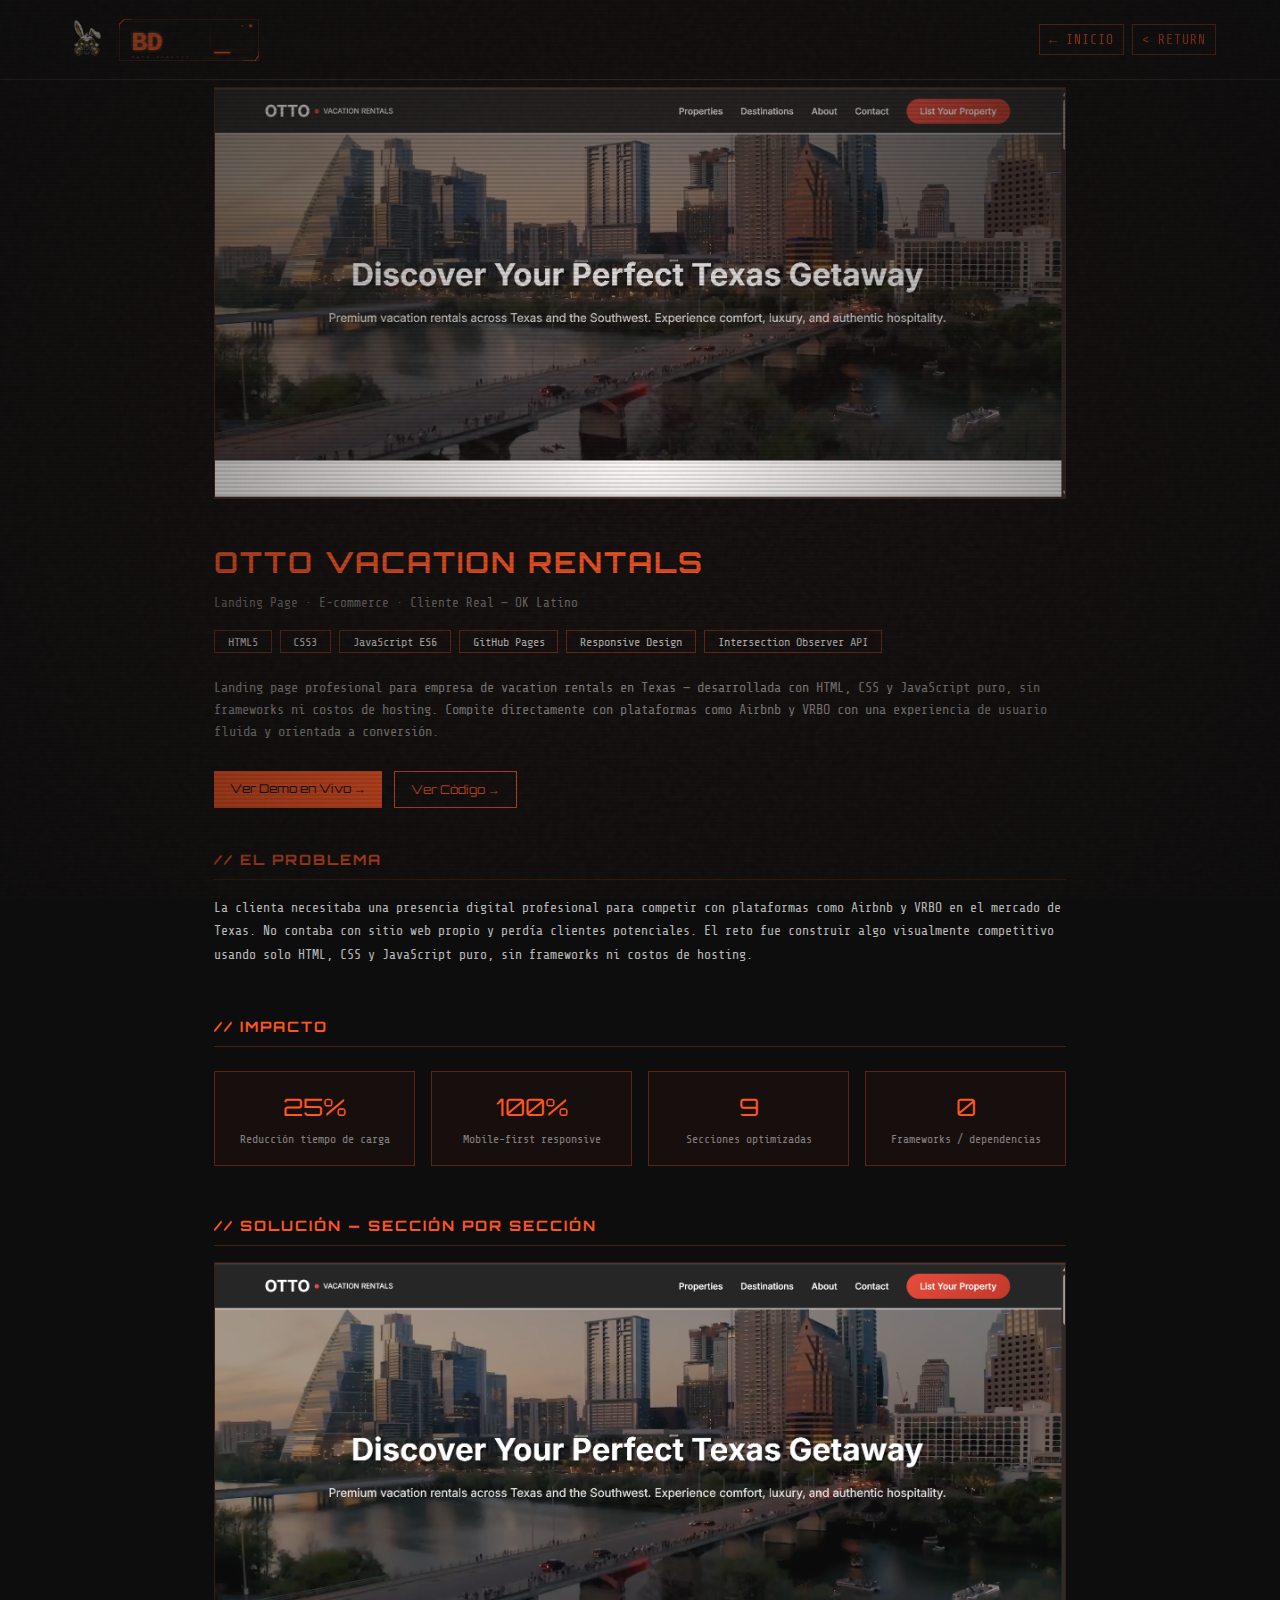
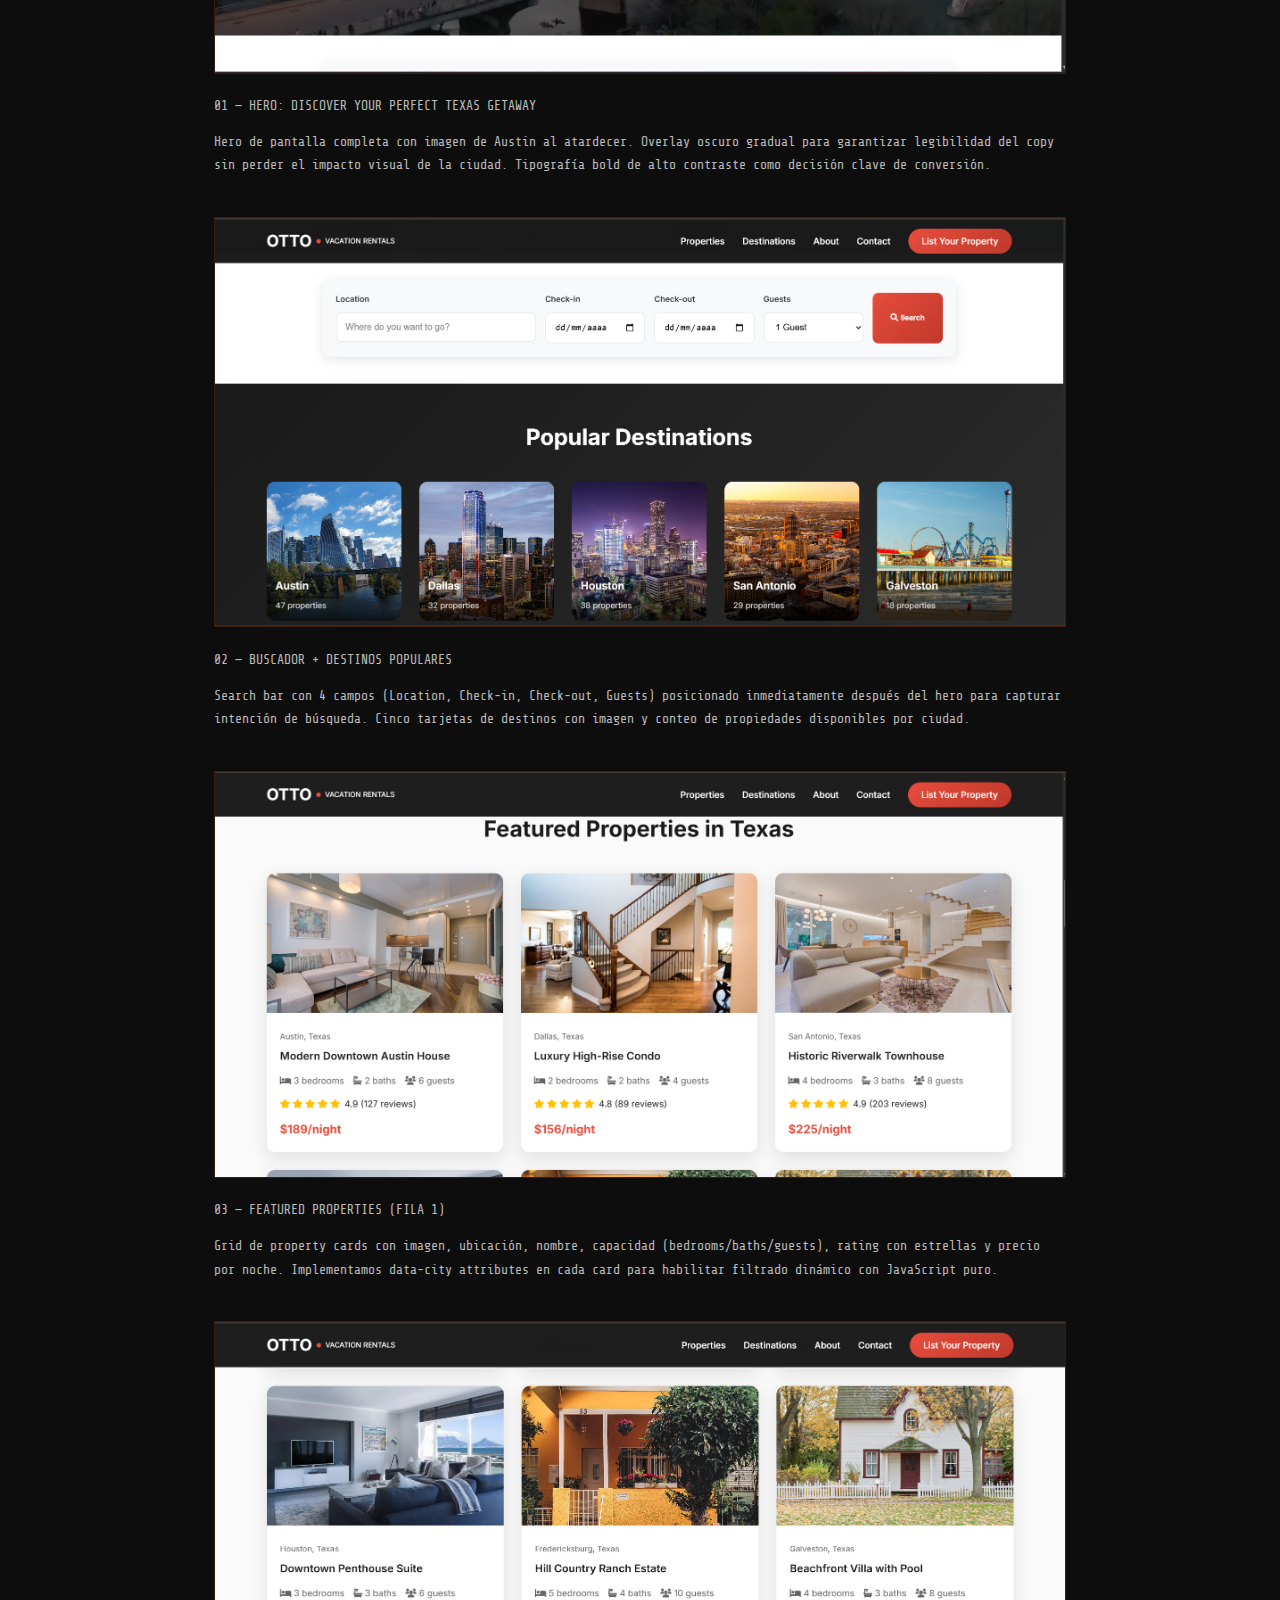
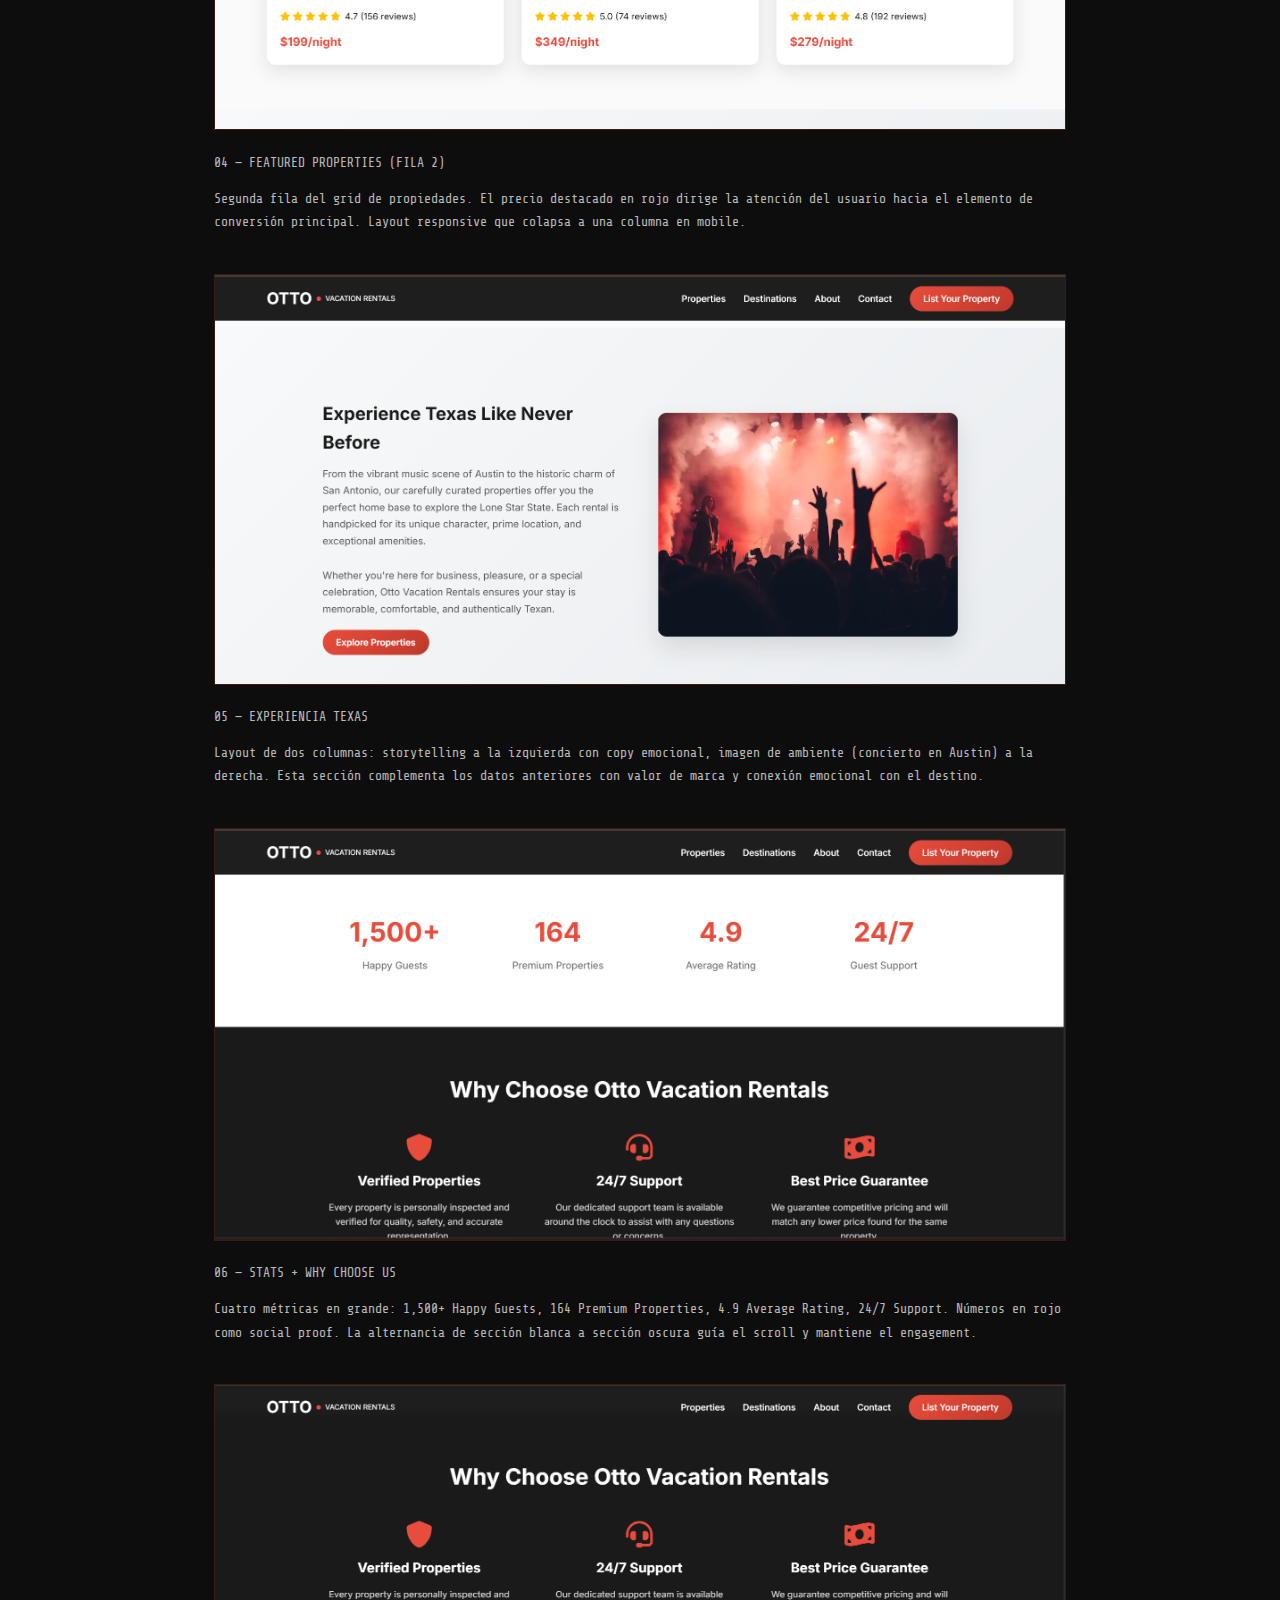
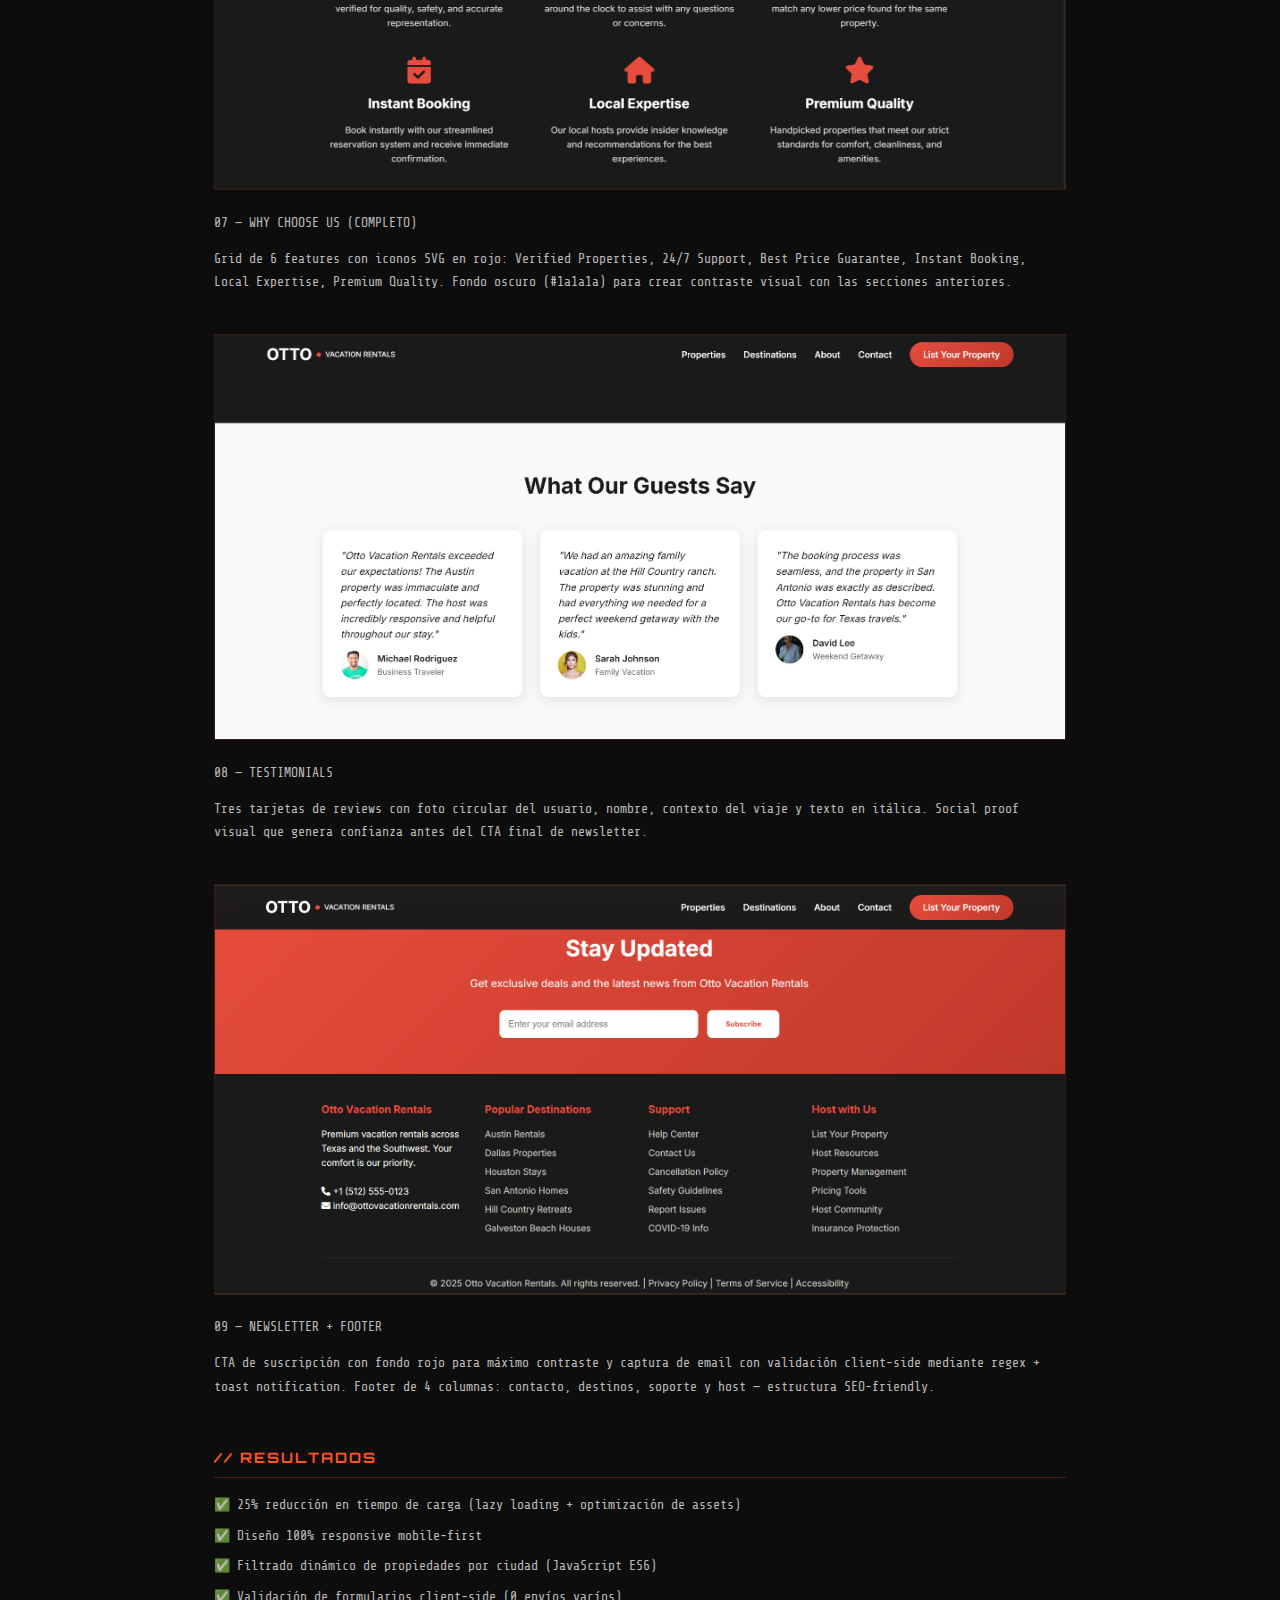
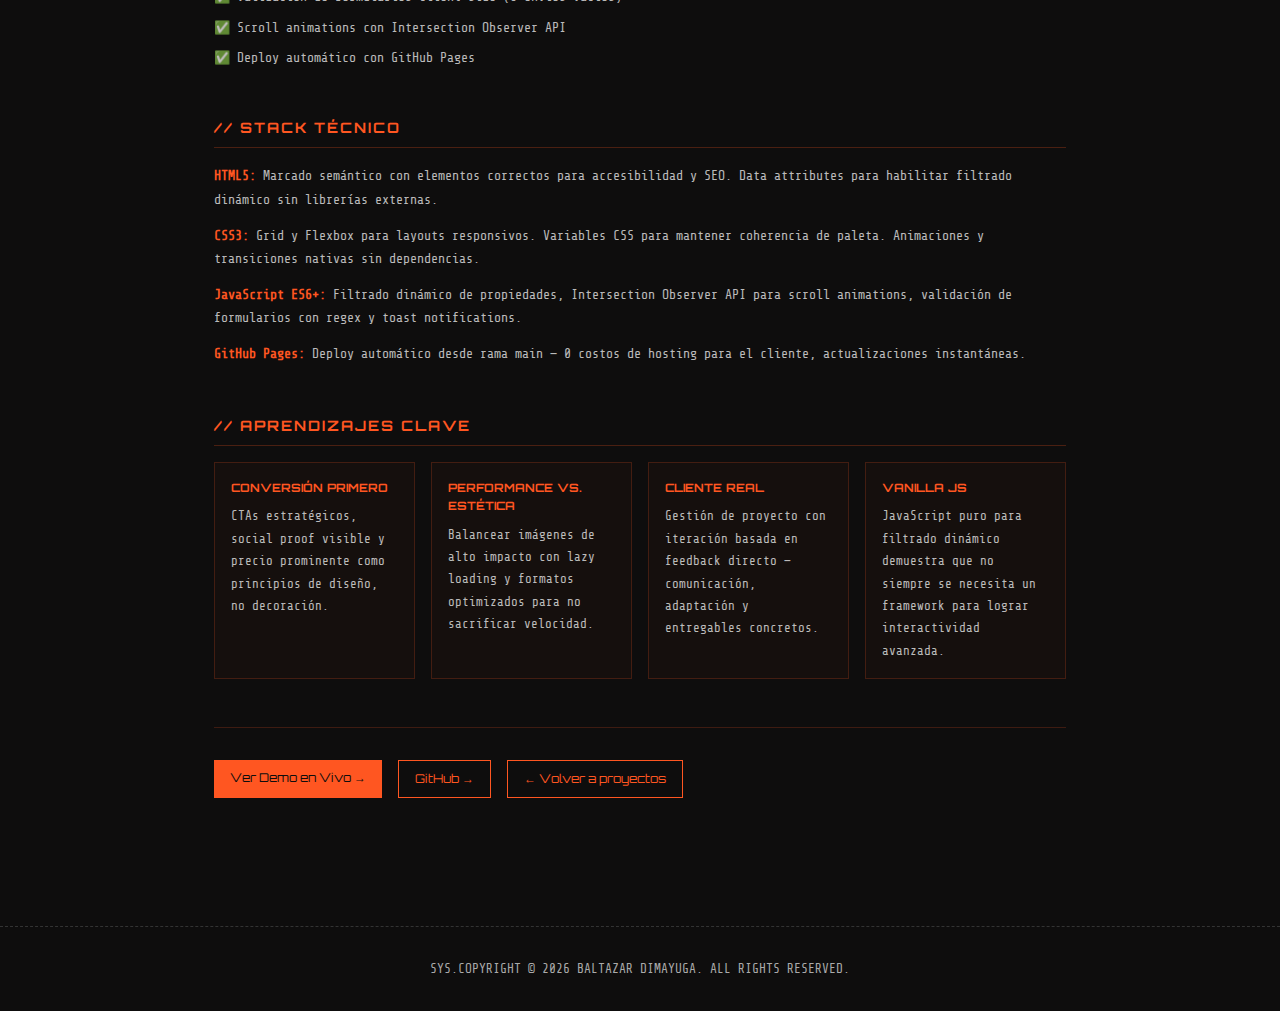
<file: projects/ottovacation.html>
<!DOCTYPE html>
<html lang="es">

<head>
    <meta charset="UTF-8">
    <meta name="viewport" content="width=device-width, initial-scale=1.0">
    <title>Otto Vacation Rentals — Baltazar DV</title>
    <link href="https://fonts.googleapis.com/css2?family=Orbitron:wght@400;700;900&family=Share+Tech+Mono&display=swap"
        rel="stylesheet">
    <link rel="stylesheet" href="../styles.css">
    <style>
        .case-study {
            max-width: 900px;
            margin: 0 auto;
            padding: 2rem 1.5rem 4rem;
        }

        .case-hero {
            width: 100%;
            max-height: 420px;
            object-fit: cover;
            border: 1px solid rgba(255, 86, 33, 0.3);
            margin-bottom: 2rem;
        }

        .case-header {
            margin-bottom: 2.5rem;
        }

        .case-header h1 {
            font-family: 'Orbitron', sans-serif;
            color: #FF5621;
            font-size: clamp(1.2rem, 4vw, 1.8rem);
            margin-bottom: 0.5rem;
        }

        .case-header .case-subtitle {
            color: rgba(246, 246, 246, 0.45);
            font-family: 'Share Tech Mono', monospace;
            font-size: 0.8rem;
            margin-bottom: 1rem;
        }

        .case-header p {
            color: rgba(246, 246, 246, 0.6);
            font-family: 'Share Tech Mono', monospace;
            font-size: 0.85rem;
            line-height: 1.6;
        }

        .case-tags {
            display: flex;
            flex-wrap: wrap;
            gap: 0.5rem;
            margin: 1rem 0 1.5rem;
        }

        .case-section {
            margin-bottom: 3rem;
        }

        .case-section h2 {
            font-family: 'Orbitron', sans-serif;
            color: #FF5621;
            font-size: 0.9rem;
            margin-bottom: 1rem;
            padding-bottom: 0.5rem;
            border-bottom: 1px solid rgba(255, 86, 33, 0.25);
        }

        .case-section p {
            color: rgba(246, 246, 246, 0.75);
            font-family: 'Share Tech Mono', monospace;
            font-size: 0.82rem;
            line-height: 1.8;
            margin-bottom: 0.75rem;
        }

        .screenshot-block {
            margin-bottom: 2.5rem;
        }

        .screenshot-block img {
            width: 100%;
            border: 1px solid rgba(255, 86, 33, 0.2);
            margin-bottom: 0.75rem;
            transition: border-color 0.2s;
            cursor: pointer;
        }

        .screenshot-block img:hover {
            border-color: #FF5621;
        }

        .screenshot-caption {
            color: #FF5621;
            font-family: 'Orbitron', sans-serif;
            font-size: 0.75rem;
            margin-bottom: 0.4rem;
        }

        .screenshot-desc {
            color: rgba(246, 246, 246, 0.6);
            font-family: 'Share Tech Mono', monospace;
            font-size: 0.78rem;
            line-height: 1.6;
        }

        .metrics-grid {
            display: grid;
            grid-template-columns: repeat(auto-fit, minmax(160px, 1fr));
            gap: 1rem;
            margin: 1.5rem 0;
        }

        .metric-card {
            border: 1px solid rgba(255, 86, 33, 0.3);
            padding: 1rem;
            text-align: center;
            background: rgba(255, 86, 33, 0.04);
        }

        .metric-number {
            font-family: 'Orbitron', sans-serif;
            color: #FF5621;
            font-size: 1.5rem;
            display: block;
        }

        .metric-label {
            color: rgba(246, 246, 246, 0.5);
            font-family: 'Share Tech Mono', monospace;
            font-size: 0.72rem;
            margin-top: 0.3rem;
            display: block;
        }

        .results-list {
            list-style: none;
            padding: 0;
            display: flex;
            flex-direction: column;
            gap: 0.6rem;
        }

        .results-list li {
            color: rgba(246, 246, 246, 0.75);
            font-family: 'Share Tech Mono', monospace;
            font-size: 0.82rem;
            padding-left: 0;
            line-height: 1.6;
        }

        .learnings-grid {
            display: grid;
            grid-template-columns: repeat(auto-fit, minmax(200px, 1fr));
            gap: 1rem;
            margin-top: 1rem;
        }

        .learning-item {
            border: 1px solid rgba(255, 86, 33, 0.2);
            padding: 1rem;
            background: rgba(255, 86, 33, 0.03);
        }

        .learning-item strong {
            color: #FF5621;
            font-family: 'Orbitron', sans-serif;
            font-size: 0.72rem;
            display: block;
            margin-bottom: 0.5rem;
        }

        .learning-item p {
            margin: 0;
            font-size: 0.78rem;
        }

        .case-cta {
            display: flex;
            gap: 1rem;
            flex-wrap: wrap;
            margin-top: 3rem;
            padding-top: 2rem;
            border-top: 1px solid rgba(255, 86, 33, 0.2);
        }

        .back-link {
            display: inline-flex;
            align-items: center;
            gap: 0.5rem;
            color: rgba(246, 246, 246, 0.5);
            font-family: 'Share Tech Mono', monospace;
            font-size: 0.8rem;
            text-decoration: none;
            margin-bottom: 2rem;
            transition: color 0.2s;
        }

        .back-link:hover {
            color: #FF5621;
        }
    </style>
</head>

<body>

    <!-- CRT Effects -->
    <div class="crt-overlay"></div>
    <div class="scanlines"></div>

    <!-- NAVBAR -->
    <nav class="navbar">
        <div class="nav-content">
            <a href="../index.html" class="nav-logo" style="text-decoration:none;">
                <div class="logo-container" style="display: flex; align-items: center; gap: 10px;">
                    <img src="../images/logo.webp" alt="Logo" style="width: 45px; height: auto;">
                    <svg xmlns="http://www.w3.org/2000/svg" viewBox="0 0 200 60" style="width: 140px; height: auto;">
                        <defs>
                            <!-- Naranja principal -->
                            <linearGradient id="orangeGrad" x1="0%" y1="0%" x2="100%" y2="100%">
                                <stop offset="0%" style="stop-color:#FF6B35;stop-opacity:1" />
                                <stop offset="100%" style="stop-color:#FF5621;stop-opacity:1" />
                            </linearGradient>

                            <!-- Glow naranja para el texto -->
                            <filter id="glow" x="-20%" y="-20%" width="140%" height="140%">
                                <feGaussianBlur stdDeviation="2.5" result="coloredBlur" />
                                <feMerge>
                                    <feMergeNode in="coloredBlur" />
                                    <feMergeNode in="SourceGraphic" />
                                </feMerge>
                            </filter>

                            <!-- Glow suave para detalles -->
                            <filter id="softGlow" x="-50%" y="-50%" width="200%" height="200%">
                                <feGaussianBlur stdDeviation="1.5" result="coloredBlur" />
                                <feMerge>
                                    <feMergeNode in="coloredBlur" />
                                    <feMergeNode in="SourceGraphic" />
                                </feMerge>
                            </filter>

                            <!-- Clip para el scanner line -->
                            <clipPath id="logoClip">
                                <rect x="0" y="0" width="200" height="60" />
                            </clipPath>
                        </defs>

                        <!-- Fondo negro -->
                        <rect width="200" height="60" fill="transparent" />

                        <!-- Marco exterior con esquinas cortadas — estilo cyberpunk -->
                        <!-- Esquina superior izquierda cortada -->
                        <polygon points="8,0 200,0 200,60 0,60 0,8" fill="none" stroke="#FF5621" stroke-width="1"
                            opacity="0.6" />

                        <!-- Detalle esquina superior izquierda -->
                        <polyline points="0,14 0,8 8,0 18,0" fill="none" stroke="#FF5621" stroke-width="1.5"
                            opacity="0.9" />
                        <!-- Detalle esquina inferior derecha -->
                        <polyline points="200,46 200,52 194,60 178,60" fill="none" stroke="#FF5621" stroke-width="1.5"
                            opacity="0.9" />

                        <!-- Línea horizontal decorativa superior -->
                        <line x1="8" y1="4" x2="80" y2="4" stroke="#FF5621" stroke-width="0.5" opacity="0.4" />
                        <!-- Línea horizontal decorativa inferior -->
                        <line x1="120" y1="56" x2="192" y2="56" stroke="#FF5621" stroke-width="0.5" opacity="0.4" />

                        <!-- Líneas de scan verticales muy sutiles -->
                        <line x1="25" y1="8" x2="25" y2="52" stroke="#FF5621" stroke-width="0.3" opacity="0.08" />
                        <line x1="50" y1="8" x2="50" y2="52" stroke="#FF5621" stroke-width="0.3" opacity="0.08" />
                        <line x1="75" y1="8" x2="75" y2="52" stroke="#FF5621" stroke-width="0.3" opacity="0.08" />
                        <line x1="100" y1="8" x2="100" y2="52" stroke="#FF5621" stroke-width="0.3" opacity="0.08" />
                        <line x1="125" y1="8" x2="125" y2="52" stroke="#FF5621" stroke-width="0.3" opacity="0.08" />
                        <line x1="150" y1="8" x2="150" y2="52" stroke="#FF5621" stroke-width="0.3" opacity="0.08" />
                        <line x1="175" y1="8" x2="175" y2="52" stroke="#FF5621" stroke-width="0.3" opacity="0.08" />

                        <!-- Separador vertical entre BD y _ -->
                        <line x1="130" y1="14" x2="130" y2="46" stroke="#FF5621" stroke-width="0.5" opacity="0.3" />

                        <!-- TEXTO PRINCIPAL: BD_ -->
                        <!-- Fuente monospace condensada, estilo terminal -->
                        <text x="18" y="44" font-family="'Courier New', 'Lucida Console', monospace" font-size="38"
                            font-weight="700" letter-spacing="-1" fill="url(#orangeGrad)" filter="url(#glow)">BD</text>

                        <!-- El guión bajo parpadeante -->
                        <text x="136" y="44" font-family="'Courier New', 'Lucida Console', monospace" font-size="38"
                            font-weight="700" fill="#FF5621" filter="url(#glow)" opacity="1">
                            <animate attributeName="opacity" values="1;0;1" dur="1s" repeatCount="indefinite" />_
                        </text>

                        <!-- Micro texto inferior: DATA ANALYST -->
                        <text x="18" y="55" font-family="'Courier New', 'Lucida Console', monospace" font-size="6"
                            letter-spacing="3.5" fill="#FF5621" opacity="0.55">DATA ANALYST</text>

                        <!-- Punto decorativo superior derecha -->
                        <circle cx="188" cy="10" r="2" fill="#FF5621" opacity="0.7" filter="url(#softGlow)" />
                        <circle cx="188" cy="10" r="1" fill="#FF8C5A" opacity="0.9" />

                        <!-- Pequeño indicador "online" -->
                        <circle cx="176" cy="10" r="1.5" fill="#FF5621" opacity="0.5" />

                        <!-- Línea decorativa después del texto -->
                        <line x1="155" y1="44" x2="190" y2="44" stroke="#FF5621" stroke-width="0.5" opacity="0.25" />
                        <line x1="160" y1="47" x2="190" y2="47" stroke="#FF5621" stroke-width="0.5" opacity="0.15" />
                    </svg>
                </div>
            </a>
            <div class="header-nav-btns">
                <a href="../index.html" class="back-home-btn">← INICIO</a>
                <a href="javascript:history.back()" class="return-btn">&lt; RETURN</a>
            </div>
        </div>
    </nav>

    <main class="case-study">

        <a href="web.html" class="back-link">← Volver a proyectos web</a>

        <!-- HERO -->
        <img src="../assets/OttoVacionalsRentals/cap1.png" alt="Otto Vacation Rentals Hero" class="case-hero">

        <!-- HEADER -->
        <div class="case-header">
            <h1>Otto Vacation Rentals</h1>
            <p class="case-subtitle">Landing Page · E-commerce · Cliente Real — OK Latino</p>
            <div class="case-tags">
                <span class="tag">HTML5</span>
                <span class="tag">CSS3</span>
                <span class="tag">JavaScript ES6</span>
                <span class="tag">GitHub Pages</span>
                <span class="tag">Responsive Design</span>
                <span class="tag">Intersection Observer API</span>
            </div>
            <p>Landing page profesional para empresa de vacation rentals en Texas — desarrollada con HTML, CSS y
                JavaScript puro, sin frameworks ni costos de hosting. Compite directamente con plataformas como Airbnb y
                VRBO con una experiencia de usuario fluida y orientada a conversión.</p>
            <div class="project-actions" style="margin-top:1.25rem">
                <a href="https://oklatino.github.io/ottovacationrentals/" target="_blank" class="btn-primary">Ver Demo
                    en Vivo →</a>
                <a href="https://github.com/OkLatino/ottovacationrentals" target="_blank" class="btn-secondary">Ver
                    Código →</a>
            </div>
        </div>

        <!-- EL PROBLEMA -->
        <div class="case-section">
            <h2>// EL PROBLEMA</h2>
            <p>La clienta necesitaba una presencia digital profesional para competir con plataformas como Airbnb y VRBO
                en el mercado de Texas. No contaba con sitio web propio y perdía clientes potenciales. El reto fue
                construir algo visualmente competitivo usando solo HTML, CSS y JavaScript puro, sin frameworks ni costos
                de hosting.</p>
        </div>

        <!-- MÉTRICAS -->
        <div class="case-section">
            <h2>// IMPACTO</h2>
            <div class="metrics-grid">
                <div class="metric-card">
                    <span class="metric-number">25%</span>
                    <span class="metric-label">Reducción tiempo de carga</span>
                </div>
                <div class="metric-card">
                    <span class="metric-number">100%</span>
                    <span class="metric-label">Mobile-first responsive</span>
                </div>
                <div class="metric-card">
                    <span class="metric-number">9</span>
                    <span class="metric-label">Secciones optimizadas</span>
                </div>
                <div class="metric-card">
                    <span class="metric-number">0</span>
                    <span class="metric-label">Frameworks / dependencias</span>
                </div>
            </div>
        </div>

        <!-- GALERÍA SECCIÓN POR SECCIÓN -->
        <div class="case-section">
            <h2>// SOLUCIÓN — SECCIÓN POR SECCIÓN</h2>

            <div class="screenshot-block">
                <img src="../assets/OttoVacionalsRentals/cap1.png" alt="Hero: Discover Your Perfect Texas Getaway">
                <p class="screenshot-caption">01 — HERO: DISCOVER YOUR PERFECT TEXAS GETAWAY</p>
                <p class="screenshot-desc">Hero de pantalla completa con imagen de Austin al atardecer. Overlay oscuro
                    gradual para garantizar legibilidad del copy sin perder el impacto visual de la ciudad. Tipografía
                    bold de alto contraste como decisión clave de conversión.</p>
            </div>

            <div class="screenshot-block">
                <img src="../assets/OttoVacionalsRentals/cap2.png" alt="Buscador + Destinos Populares">
                <p class="screenshot-caption">02 — BUSCADOR + DESTINOS POPULARES</p>
                <p class="screenshot-desc">Search bar con 4 campos (Location, Check-in, Check-out, Guests) posicionado
                    inmediatamente después del hero para capturar intención de búsqueda. Cinco tarjetas de destinos con
                    imagen y conteo de propiedades disponibles por ciudad.</p>
            </div>

            <div class="screenshot-block">
                <img src="../assets/OttoVacionalsRentals/cap3.png" alt="Featured Properties (fila 1)">
                <p class="screenshot-caption">03 — FEATURED PROPERTIES (FILA 1)</p>
                <p class="screenshot-desc">Grid de property cards con imagen, ubicación, nombre, capacidad
                    (bedrooms/baths/guests), rating con estrellas y precio por noche. Implementamos data-city attributes
                    en cada card para habilitar filtrado dinámico con JavaScript puro.</p>
            </div>

            <div class="screenshot-block">
                <img src="../assets/OttoVacionalsRentals/cap4.png" alt="Featured Properties (fila 2)">
                <p class="screenshot-caption">04 — FEATURED PROPERTIES (FILA 2)</p>
                <p class="screenshot-desc">Segunda fila del grid de propiedades. El precio destacado en rojo dirige la
                    atención del usuario hacia el elemento de conversión principal. Layout responsive que colapsa a una
                    columna en mobile.</p>
            </div>

            <div class="screenshot-block">
                <img src="../assets/OttoVacionalsRentals/cap5.png" alt="Experiencia Texas">
                <p class="screenshot-caption">05 — EXPERIENCIA TEXAS</p>
                <p class="screenshot-desc">Layout de dos columnas: storytelling a la izquierda con copy emocional,
                    imagen de ambiente (concierto en Austin) a la derecha. Esta sección complementa los datos anteriores
                    con valor de marca y conexión emocional con el destino.</p>
            </div>

            <div class="screenshot-block">
                <img src="../assets/OttoVacionalsRentals/cap6.png" alt="Stats + Why Choose Us">
                <p class="screenshot-caption">06 — STATS + WHY CHOOSE US</p>
                <p class="screenshot-desc">Cuatro métricas en grande: 1,500+ Happy Guests, 164 Premium Properties, 4.9
                    Average Rating, 24/7 Support. Números en rojo como social proof. La alternancia de sección blanca a
                    sección oscura guía el scroll y mantiene el engagement.</p>
            </div>

            <div class="screenshot-block">
                <img src="../assets/OttoVacionalsRentals/cap7.png" alt="Why Choose Us completo">
                <p class="screenshot-caption">07 — WHY CHOOSE US (COMPLETO)</p>
                <p class="screenshot-desc">Grid de 6 features con iconos SVG en rojo: Verified Properties, 24/7 Support,
                    Best Price Guarantee, Instant Booking, Local Expertise, Premium Quality. Fondo oscuro (#1a1a1a) para
                    crear contraste visual con las secciones anteriores.</p>
            </div>

            <div class="screenshot-block">
                <img src="../assets/OttoVacionalsRentals/cap8.png" alt="Testimonials">
                <p class="screenshot-caption">08 — TESTIMONIALS</p>
                <p class="screenshot-desc">Tres tarjetas de reviews con foto circular del usuario, nombre, contexto del
                    viaje y texto en itálica. Social proof visual que genera confianza antes del CTA final de
                    newsletter.</p>
            </div>

            <div class="screenshot-block">
                <img src="../assets/OttoVacionalsRentals/cap9.png" alt="Newsletter + Footer">
                <p class="screenshot-caption">09 — NEWSLETTER + FOOTER</p>
                <p class="screenshot-desc">CTA de suscripción con fondo rojo para máximo contraste y captura de email
                    con validación client-side mediante regex + toast notification. Footer de 4 columnas: contacto,
                    destinos, soporte y host — estructura SEO-friendly.</p>
            </div>
        </div>

        <!-- RESULTADOS -->
        <div class="case-section">
            <h2>// RESULTADOS</h2>
            <ul class="results-list">
                <li>✅ 25% reducción en tiempo de carga (lazy loading + optimización de assets)</li>
                <li>✅ Diseño 100% responsive mobile-first</li>
                <li>✅ Filtrado dinámico de propiedades por ciudad (JavaScript ES6)</li>
                <li>✅ Validación de formularios client-side (0 envíos vacíos)</li>
                <li>✅ Scroll animations con Intersection Observer API</li>
                <li>✅ Deploy automático con GitHub Pages</li>
            </ul>
        </div>

        <!-- STACK TÉCNICO -->
        <div class="case-section">
            <h2>// STACK TÉCNICO</h2>
            <p><strong style="color:#FF5621">HTML5:</strong> Marcado semántico con elementos correctos para
                accesibilidad y SEO. Data attributes para habilitar filtrado dinámico sin librerías externas.</p>
            <p><strong style="color:#FF5621">CSS3:</strong> Grid y Flexbox para layouts responsivos. Variables CSS para
                mantener coherencia de paleta. Animaciones y transiciones nativas sin dependencias.</p>
            <p><strong style="color:#FF5621">JavaScript ES6+:</strong> Filtrado dinámico de propiedades, Intersection
                Observer API para scroll animations, validación de formularios con regex y toast notifications.</p>
            <p><strong style="color:#FF5621">GitHub Pages:</strong> Deploy automático desde rama main — 0 costos de
                hosting para el cliente, actualizaciones instantáneas.</p>
        </div>

        <!-- APRENDIZAJES -->
        <div class="case-section">
            <h2>// APRENDIZAJES CLAVE</h2>
            <div class="learnings-grid">
                <div class="learning-item">
                    <strong>CONVERSIÓN PRIMERO</strong>
                    <p class="screenshot-desc">CTAs estratégicos, social proof visible y precio prominente como
                        principios de diseño, no decoración.</p>
                </div>
                <div class="learning-item">
                    <strong>PERFORMANCE VS. ESTÉTICA</strong>
                    <p class="screenshot-desc">Balancear imágenes de alto impacto con lazy loading y formatos
                        optimizados para no sacrificar velocidad.</p>
                </div>
                <div class="learning-item">
                    <strong>CLIENTE REAL</strong>
                    <p class="screenshot-desc">Gestión de proyecto con iteración basada en feedback directo —
                        comunicación, adaptación y entregables concretos.</p>
                </div>
                <div class="learning-item">
                    <strong>VANILLA JS</strong>
                    <p class="screenshot-desc">JavaScript puro para filtrado dinámico demuestra que no siempre se
                        necesita un framework para lograr interactividad avanzada.</p>
                </div>
            </div>
        </div>

        <!-- CTA FINAL -->
        <div class="case-cta">
            <a href="https://oklatino.github.io/ottovacationrentals/" target="_blank" class="btn-primary">
                Ver Demo en Vivo →
            </a>
            <a href="https://github.com/OkLatino/ottovacationrentals" target="_blank" class="btn-secondary">
                GitHub →
            </a>
            <a href="web.html" class="btn-secondary">
                ← Volver a proyectos
            </a>
        </div>

    </main>

    <footer>
        <p data-i18n="footer">SYS.COPYRIGHT © 2026 BALTAZAR DIMAYUGA. ALL RIGHTS RESERVED.</p>
    </footer>

    <script src="../script.js"></script>
</body>

</html>
</file>
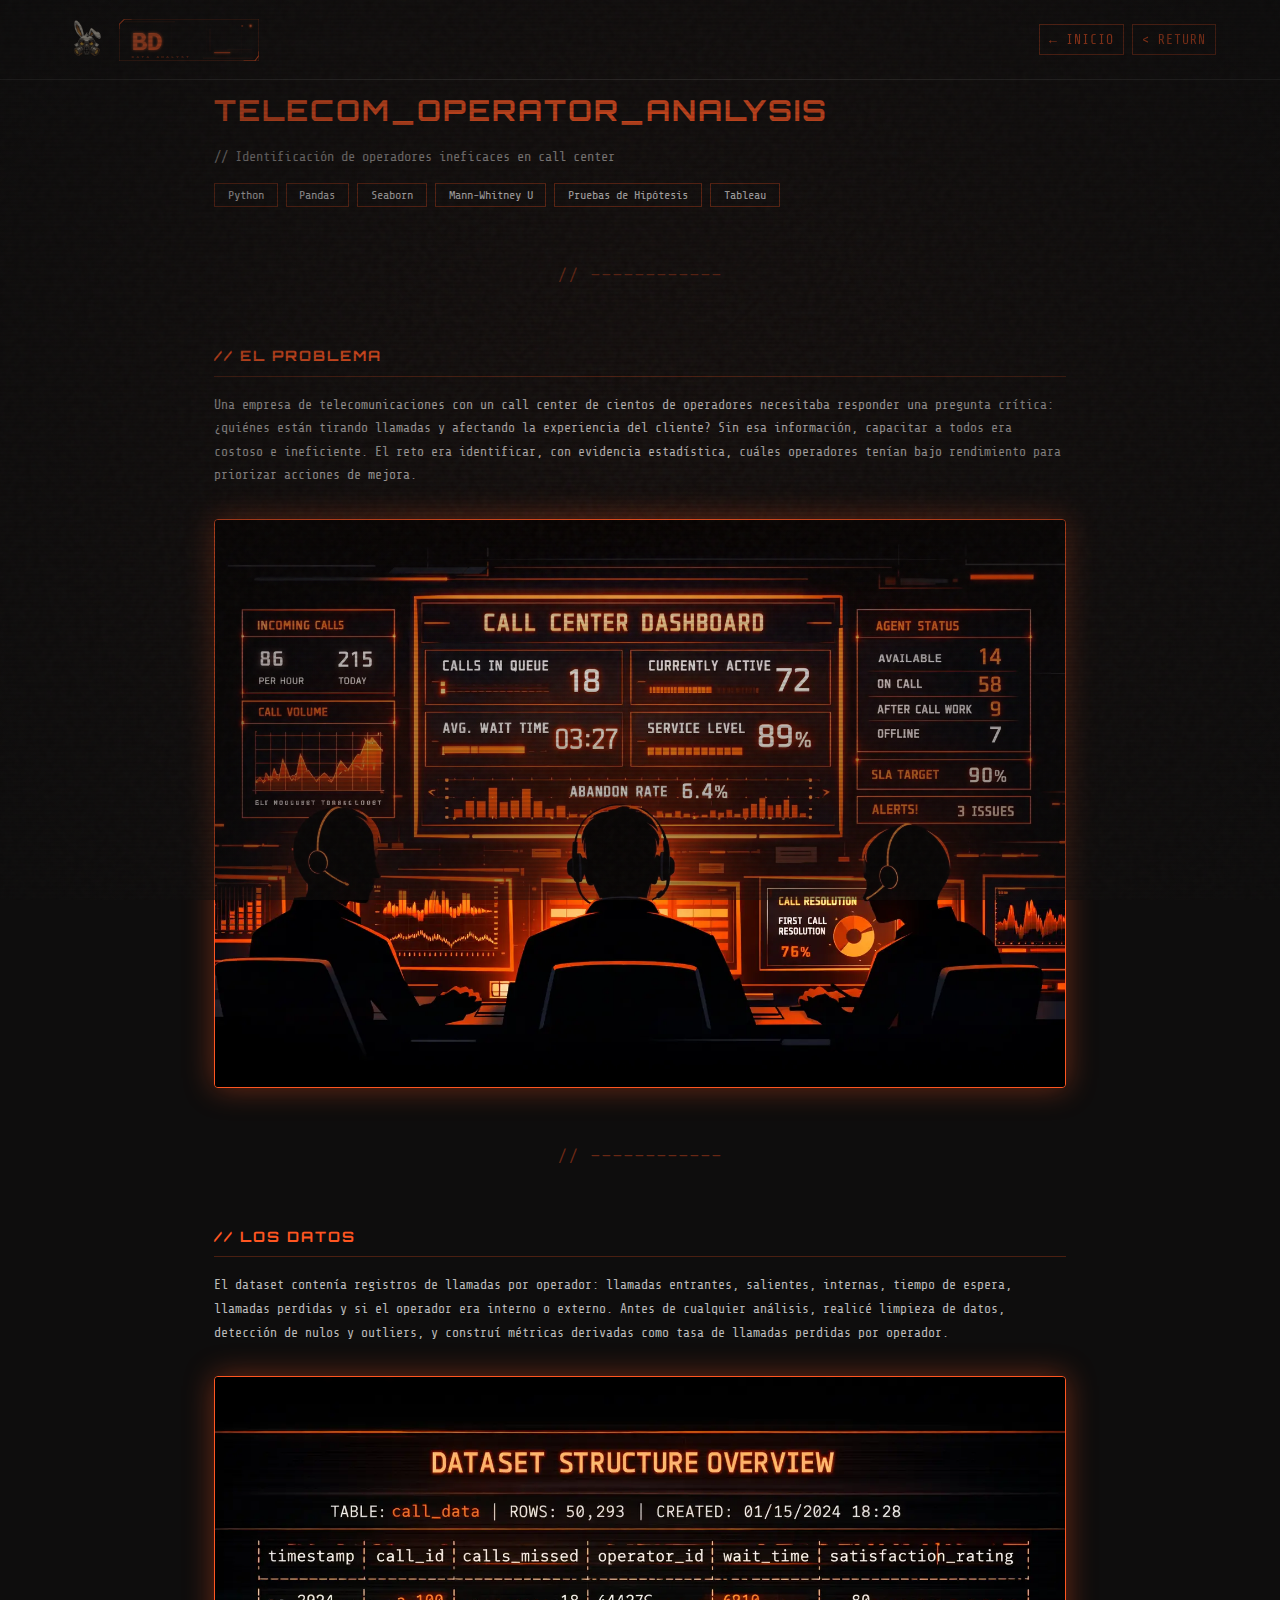
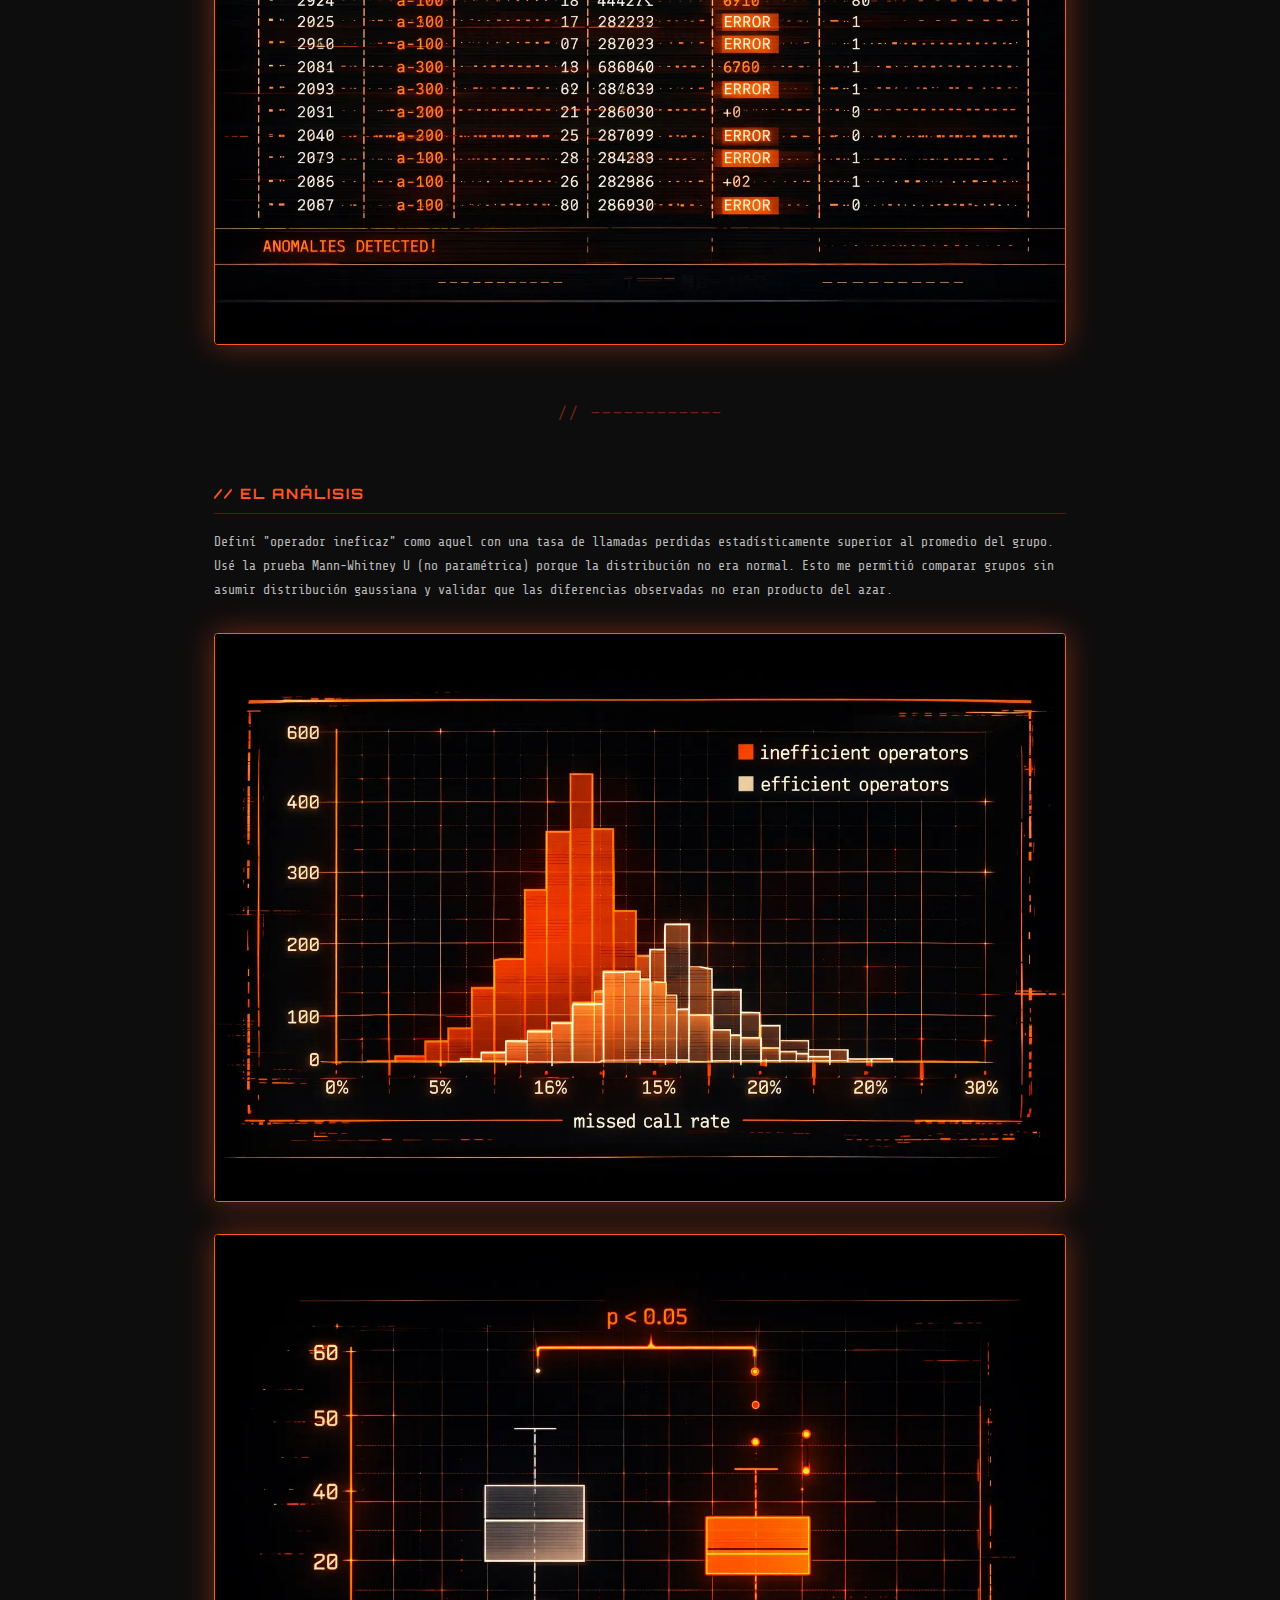
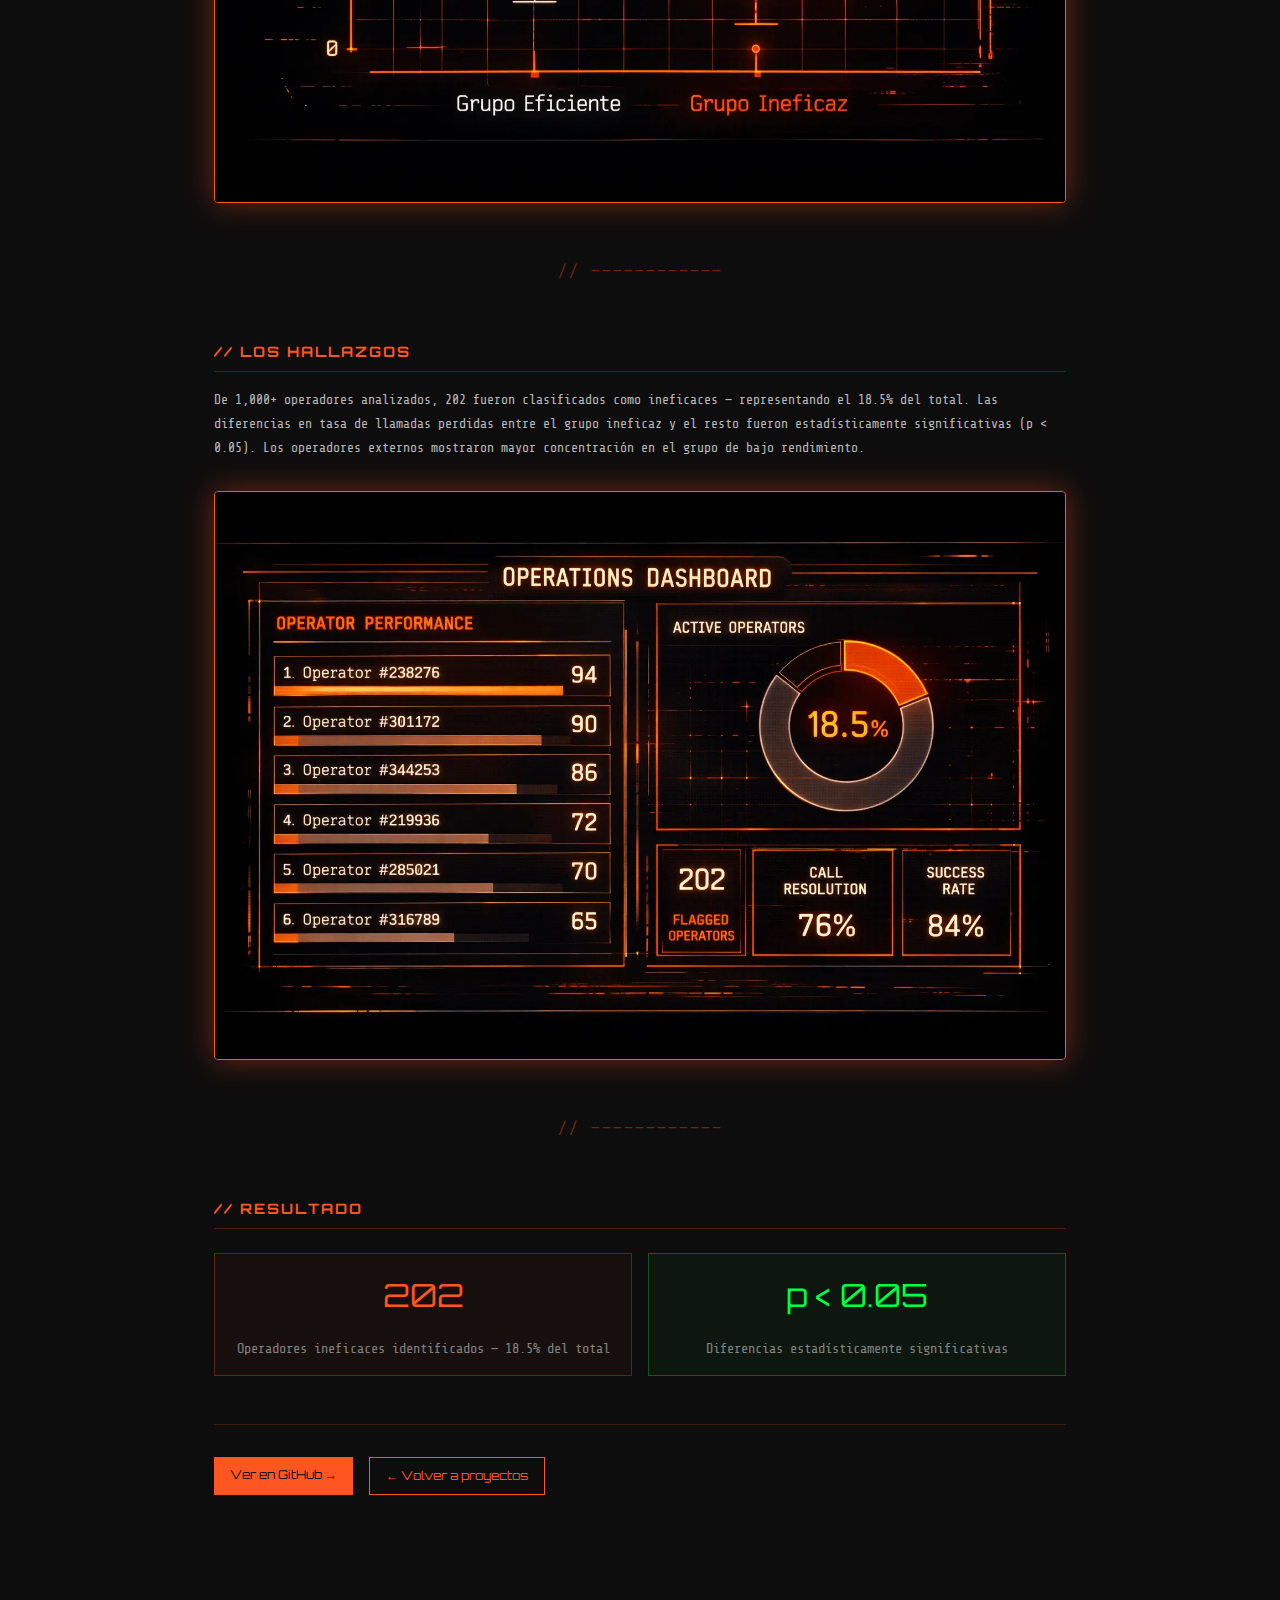
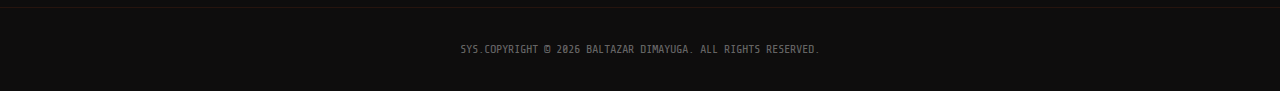
<file: projects/telecom.html>
<!DOCTYPE html>
<html lang="es">

<head>
    <meta charset="UTF-8">
    <meta name="viewport" content="width=device-width, initial-scale=1.0">
    <title>Telecom Operator Analysis — Baltazar DV</title>
    <link href="https://fonts.googleapis.com/css2?family=Orbitron:wght@400;700;900&family=Share+Tech+Mono&display=swap"
        rel="stylesheet">
    <link rel="stylesheet" href="../styles.css">
    <style>
        .case-study {
            max-width: 900px;
            width: 90%;
            margin: 0 auto;
            padding: 2rem 1.5rem 4rem;
        }

        .case-hero {
            width: 100%;
            max-height: 420px;
            object-fit: cover;
            border: 1px solid rgba(255, 86, 33, 0.3);
            margin-bottom: 2rem;
        }

        .case-header {
            margin-bottom: 2.5rem;
        }

        .case-header h1 {
            font-family: 'Orbitron', sans-serif;
            color: #FF5621;
            font-size: clamp(1.2rem, 4vw, 1.8rem);
            margin-bottom: 0.75rem;
            text-transform: uppercase;
        }

        .case-header p {
            color: rgba(246, 246, 246, 0.6);
            font-family: 'Share Tech Mono', monospace;
            font-size: 0.85rem;
            line-height: 1.6;
        }

        .case-tags {
            display: flex;
            flex-wrap: wrap;
            gap: 0.5rem;
            margin: 1rem 0 1.5rem;
        }

        .case-section {
            margin-bottom: 3rem;
        }

        .case-section h2 {
            font-family: 'Orbitron', sans-serif;
            color: #FF5621;
            font-size: 0.9rem;
            margin-bottom: 1rem;
            padding-bottom: 0.5rem;
            border-bottom: 1px solid rgba(255, 86, 33, 0.25);
            text-transform: uppercase;
        }

        .case-section p {
            color: rgba(246, 246, 246, 0.75);
            font-family: 'Share Tech Mono', monospace;
            font-size: 0.82rem;
            line-height: 1.8;
            margin-bottom: 0.75rem;
        }

        /* Image Placeholder Style */
        .img-placeholder {
            width: 100%;
            max-width: 800px;
            height: 400px;
            background-color: #050505;
            border: 1px solid rgba(0, 255, 65, 0.4);
            display: flex;
            align-items: center;
            justify-content: center;
            margin: 2rem auto;
            color: #00ff41;
            font-family: 'Share Tech Mono', monospace;
            font-size: 1rem;
            text-align: center;
            box-shadow: inset 0 0 20px rgba(0, 255, 65, 0.05);
            position: relative;
            overflow: hidden;
            transition: border-color 0.3s, box-shadow 0.3s;
        }

        .img-placeholder:hover {
            border-color: #00ff41;
            box-shadow: inset 0 0 30px rgba(0, 255, 65, 0.15);
        }

        .img-placeholder::after {
            content: '';
            position: absolute;
            top: 0;
            left: 0;
            right: 0;
            bottom: 0;
            pointer-events: none;
            background: repeating-linear-gradient(0deg,
                    rgba(0, 0, 0, 0.15),
                    rgba(0, 0, 0, 0.15) 1px,
                    transparent 1px,
                    transparent 2px);
        }

        .project-img {
            width: 100%;
            max-width: 100%;
            height: auto;
            min-height: 350px;
            object-fit: cover;
            border: 1px solid #FF5621;
            box-shadow: 0 0 30px rgba(255, 86, 33, 0.4);
            display: block;
            margin: 32px auto;
            border-radius: 4px;
        }

        .section-separator {
            color: rgba(255, 86, 33, 0.4);
            font-family: 'Share Tech Mono', monospace;
            text-align: center;
            margin: 3.5rem 0;
            letter-spacing: 2px;
            user-select: none;
        }

        .metrics-grid {
            display: grid;
            grid-template-columns: repeat(auto-fit, minmax(160px, 1fr));
            gap: 1rem;
            margin: 1.5rem 0;
        }

        .metric-card {
            border: 1px solid rgba(255, 86, 33, 0.3);
            padding: 1rem;
            text-align: center;
            background: rgba(255, 86, 33, 0.04);
            display: flex;
            flex-direction: column;
            justify-content: center;
            align-items: center;
            min-height: 120px;
        }

        .metric-card.significant {
            border-color: rgba(0, 255, 65, 0.3);
            background: rgba(0, 255, 65, 0.04);
        }

        .metric-card.significant .metric-number {
            color: #00ff41;
        }

        .metric-number {
            font-family: 'Orbitron', sans-serif;
            color: #FF5621;
            font-size: clamp(1rem, 2.5vw, 1.4rem);
            display: block;
            margin-bottom: 0.5rem;
        }

        .metric-label {
            color: rgba(246, 246, 246, 0.5);
            font-family: 'Share Tech Mono', monospace;
            font-size: 0.72rem;
            margin-top: 0.3rem;
            display: block;
        }

        .case-cta {
            display: flex;
            gap: 1rem;
            flex-wrap: wrap;
            margin-top: 3rem;
            padding-top: 2rem;
            border-top: 1px solid rgba(255, 86, 33, 0.2);
        }

        .back-link {
            display: inline-flex;
            align-items: center;
            gap: 0.5rem;
            color: rgba(246, 246, 246, 0.5);
            font-family: 'Share Tech Mono', monospace;
            font-size: 0.8rem;
            text-decoration: none;
            margin-bottom: 2rem;
            transition: color 0.2s;
        }

        .back-link:hover {
            color: #FF5621;
        }

        .nav-logo {
            font-family: 'Orbitron', sans-serif;
            color: #FF5621;
            text-decoration: none;
            font-size: 1.1rem;
            font-weight: 700;
        }

        html {
            scroll-behavior: smooth;
        }
    </style>
</head>

<body>

    <!-- CRT Effects -->
    <div class="crt-overlay"></div>
    <div class="scanlines"></div>

    <!-- NAVBAR -->
    <nav class="navbar">
        <div class="nav-content">
            <a href="../index.html" class="nav-logo" style="text-decoration:none;">
                <div class="logo-container" style="display: flex; align-items: center; gap: 10px;">
                    <img src="../images/logo.webp" alt="Logo" style="height: 45px; width: auto;">
                    <svg xmlns="http://www.w3.org/2000/svg" viewBox="0 0 200 60" style="width: 140px; height: auto;">
                        <defs>
                            <!-- Naranja principal -->
                            <linearGradient id="orangeGrad" x1="0%" y1="0%" x2="100%" y2="100%">
                                <stop offset="0%" style="stop-color:#FF6B35;stop-opacity:1" />
                                <stop offset="100%" style="stop-color:#FF5621;stop-opacity:1" />
                            </linearGradient>

                            <!-- Glow naranja para el texto -->
                            <filter id="glow" x="-20%" y="-20%" width="140%" height="140%">
                                <feGaussianBlur stdDeviation="2.5" result="coloredBlur" />
                                <feMerge>
                                    <feMergeNode in="coloredBlur" />
                                    <feMergeNode in="SourceGraphic" />
                                </feMerge>
                            </filter>

                            <!-- Glow suave para detalles -->
                            <filter id="softGlow" x="-50%" y="-50%" width="200%" height="200%">
                                <feGaussianBlur stdDeviation="1.5" result="coloredBlur" />
                                <feMerge>
                                    <feMergeNode in="coloredBlur" />
                                    <feMergeNode in="SourceGraphic" />
                                </feMerge>
                            </filter>

                            <!-- Clip para el scanner line -->
                            <clipPath id="logoClip">
                                <rect x="0" y="0" width="200" height="60" />
                            </clipPath>
                        </defs>

                        <!-- Fondo negro -->
                        <rect width="200" height="60" fill="transparent" />

                        <!-- Marco exterior con esquinas cortadas — estilo cyberpunk -->
                        <!-- Esquina superior izquierda cortada -->
                        <polygon points="8,0 200,0 200,60 0,60 0,8" fill="none" stroke="#FF5621" stroke-width="1"
                            opacity="0.6" />

                        <!-- Detalle esquina superior izquierda -->
                        <polyline points="0,14 0,8 8,0 18,0" fill="none" stroke="#FF5621" stroke-width="1.5"
                            opacity="0.9" />
                        <!-- Detalle esquina inferior derecha -->
                        <polyline points="200,46 200,52 194,60 178,60" fill="none" stroke="#FF5621" stroke-width="1.5"
                            opacity="0.9" />

                        <!-- Línea horizontal decorativa superior -->
                        <line x1="8" y1="4" x2="80" y2="4" stroke="#FF5621" stroke-width="0.5" opacity="0.4" />
                        <!-- Línea horizontal decorativa inferior -->
                        <line x1="120" y1="56" x2="192" y2="56" stroke="#FF5621" stroke-width="0.5" opacity="0.4" />

                        <!-- Líneas de scan verticales muy sutiles -->
                        <line x1="25" y1="8" x2="25" y2="52" stroke="#FF5621" stroke-width="0.3" opacity="0.08" />
                        <line x1="50" y1="8" x2="50" y2="52" stroke="#FF5621" stroke-width="0.3" opacity="0.08" />
                        <line x1="75" y1="8" x2="75" y2="52" stroke="#FF5621" stroke-width="0.3" opacity="0.08" />
                        <line x1="100" y1="8" x2="100" y2="52" stroke="#FF5621" stroke-width="0.3" opacity="0.08" />
                        <line x1="125" y1="8" x2="125" y2="52" stroke="#FF5621" stroke-width="0.3" opacity="0.08" />
                        <line x1="150" y1="8" x2="150" y2="52" stroke="#FF5621" stroke-width="0.3" opacity="0.08" />
                        <line x1="175" y1="8" x2="175" y2="52" stroke="#FF5621" stroke-width="0.3" opacity="0.08" />

                        <!-- Separador vertical entre BD y _ -->
                        <line x1="130" y1="14" x2="130" y2="46" stroke="#FF5621" stroke-width="0.5" opacity="0.3" />

                        <!-- TEXTO PRINCIPAL: BD_ -->
                        <!-- Fuente monospace condensada, estilo terminal -->
                        <text x="18" y="44" font-family="'Courier New', 'Lucida Console', monospace" font-size="38"
                            font-weight="700" letter-spacing="-1" fill="url(#orangeGrad)" filter="url(#glow)">BD</text>

                        <!-- El guión bajo parpadeante -->
                        <text x="136" y="44" font-family="'Courier New', 'Lucida Console', monospace" font-size="38"
                            font-weight="700" fill="#FF5621" filter="url(#glow)" opacity="1">
                            <animate attributeName="opacity" values="1;0;1" dur="1s" repeatCount="indefinite" />_
                        </text>

                        <!-- Micro texto inferior: DATA ANALYST -->
                        <text x="18" y="55" font-family="'Courier New', 'Lucida Console', monospace" font-size="6"
                            letter-spacing="3.5" fill="#FF5621" opacity="0.55">DATA ANALYST</text>

                        <!-- Punto decorativo superior derecha -->
                        <circle cx="188" cy="10" r="2" fill="#FF5621" opacity="0.7" filter="url(#softGlow)" />
                        <circle cx="188" cy="10" r="1" fill="#FF8C5A" opacity="0.9" />

                        <!-- Pequeño indicador "online" -->
                        <circle cx="176" cy="10" r="1.5" fill="#FF5621" opacity="0.5" />

                        <!-- Línea decorativa después del texto -->
                        <line x1="155" y1="44" x2="190" y2="44" stroke="#FF5621" stroke-width="0.5" opacity="0.25" />
                        <line x1="160" y1="47" x2="190" y2="47" stroke="#FF5621" stroke-width="0.5" opacity="0.15" />
                    </svg>
                </div>
            </a>
            <div class="header-nav-btns">
                <a href="../index.html" class="back-home-btn">← INICIO</a>
                <a href="javascript:history.back()" class="return-btn">&lt; RETURN</a>
            </div>
        </div>
    </nav>

    <main class="case-study">

        <a href="data.html" class="back-link">← Volver a proyectos de datos</a>

        <!-- HEADER -->
        <div class="case-header">
            <h1>TELECOM_OPERATOR_ANALYSIS</h1>
            <p>// Identificación de operadores ineficaces en call center</p>
            <div class="case-tags">
                <span class="tag">Python</span>
                <span class="tag">Pandas</span>
                <span class="tag">Seaborn</span>
                <span class="tag">Mann-Whitney U</span>
                <span class="tag">Pruebas de Hipótesis</span>
                <span class="tag">Tableau</span>
            </div>
        </div>

        <div class="section-separator">// ————————————</div>

        <!-- SECCIÓN: EL PROBLEMA -->
        <div class="case-section">
            <h2>// EL PROBLEMA</h2>
            <p>Una empresa de telecomunicaciones con un call center de cientos de operadores necesitaba responder una
                pregunta crítica: ¿quiénes están tirando llamadas y afectando la experiencia del cliente? Sin esa
                información, capacitar a todos era costoso e ineficiente. El reto era identificar, con evidencia
                estadística, cuáles operadores tenían bajo rendimiento para priorizar acciones de mejora.</p>

            <img src="../assets/Telecom/telecom_img_01.webp" alt="Call Center Dashboard - Contexto del problema"
                class="project-img">
        </div>

        <div class="section-separator">// ————————————</div>

        <!-- SECCIÓN: LOS DATOS -->
        <div class="case-section">
            <h2>// LOS DATOS</h2>
            <p>El dataset contenía registros de llamadas por operador: llamadas entrantes, salientes, internas, tiempo
                de espera, llamadas perdidas y si el operador era interno o externo. Antes de cualquier análisis,
                realicé limpieza de datos, detección de nulos y outliers, y construí métricas derivadas como tasa de
                llamadas perdidas por operador.</p>

            <img src="../assets/Telecom/telecom_img_02.webp" alt="Dataset Structure - EDA Overview" class="project-img">
        </div>

        <div class="section-separator">// ————————————</div>

        <!-- SECCIÓN: EL ANÁLISIS -->
        <div class="case-section">
            <h2>// EL ANÁLISIS</h2>
            <p>Definí "operador ineficaz" como aquel con una tasa de llamadas perdidas estadísticamente superior al
                promedio del grupo. Usé la prueba Mann-Whitney U (no paramétrica) porque la distribución no era normal.
                Esto me permitió comparar grupos sin asumir distribución gaussiana y validar que las diferencias
                observadas no eran producto del azar.</p>

            <img src="../assets/Telecom/telecom_img_03.webp" alt="Distribución de llamadas perdidas por operador"
                class="project-img">

            <img src="../assets/Telecom/telecom_img_04.webp"
                alt="Boxplot comparativo - Operadores eficaces vs ineficaces" class="project-img">
        </div>

        <div class="section-separator">// ————————————</div>

        <!-- SECCIÓN: LOS HALLAZGOS -->
        <div class="case-section">
            <h2>// LOS HALLAZGOS</h2>
            <p>De 1,000+ operadores analizados, 202 fueron clasificados como ineficaces — representando el 18.5% del
                total. Las diferencias en tasa de llamadas perdidas entre el grupo ineficaz y el resto fueron
                estadísticamente significativas (p &lt; 0.05). Los operadores externos mostraron mayor concentración en
                el grupo de bajo rendimiento.</p>

            <img src="../assets/Telecom/telecom_img_05.webp" alt="Dashboard final - Operadores clasificados"
                class="project-img">
        </div>

        <div class="section-separator">// ————————————</div>

        <!-- SECCIÓN: RESULTADO -->
        <div class="case-section">
            <h2>// RESULTADO</h2>
            <div class="metrics-grid">
                <div class="metric-card">
                    <span class="metric-number" style="font-size: 2rem;">202</span>
                    <span class="metric-label" style="font-size: 0.85rem; margin-top: 0.5rem;">Operadores ineficaces
                        identificados — 18.5% del total</span>
                </div>
                <div class="metric-card significant">
                    <span class="metric-number" style="font-size: 2rem;">p &lt; 0.05</span>
                    <span class="metric-label" style="font-size: 0.85rem; margin-top: 0.5rem;">Diferencias
                        estadísticamente significativas</span>
                </div>
            </div>
        </div>

        <!-- CTA FINAL -->
        <div class="case-cta">
            <a href="https://github.com/Baltazardv" target="_blank" class="btn-primary">
                Ver en GitHub →
            </a>
            <a href="data.html" class="btn-secondary">
                ← Volver a proyectos
            </a>
        </div>

    </main>

    <footer
        style="text-align: center; padding: 2rem 0; color: rgba(246, 246, 246, 0.4); font-family: 'Share Tech Mono', monospace; font-size: 0.75rem; border-top: 1px solid rgba(255, 86, 33, 0.1); margin-top: 3rem;">
        <p>SYS.COPYRIGHT © 2026 BALTAZAR DIMAYUGA. ALL RIGHTS RESERVED.</p>
    </footer>

    <script src="../script.js"></script>
</body>

</html>
</file>
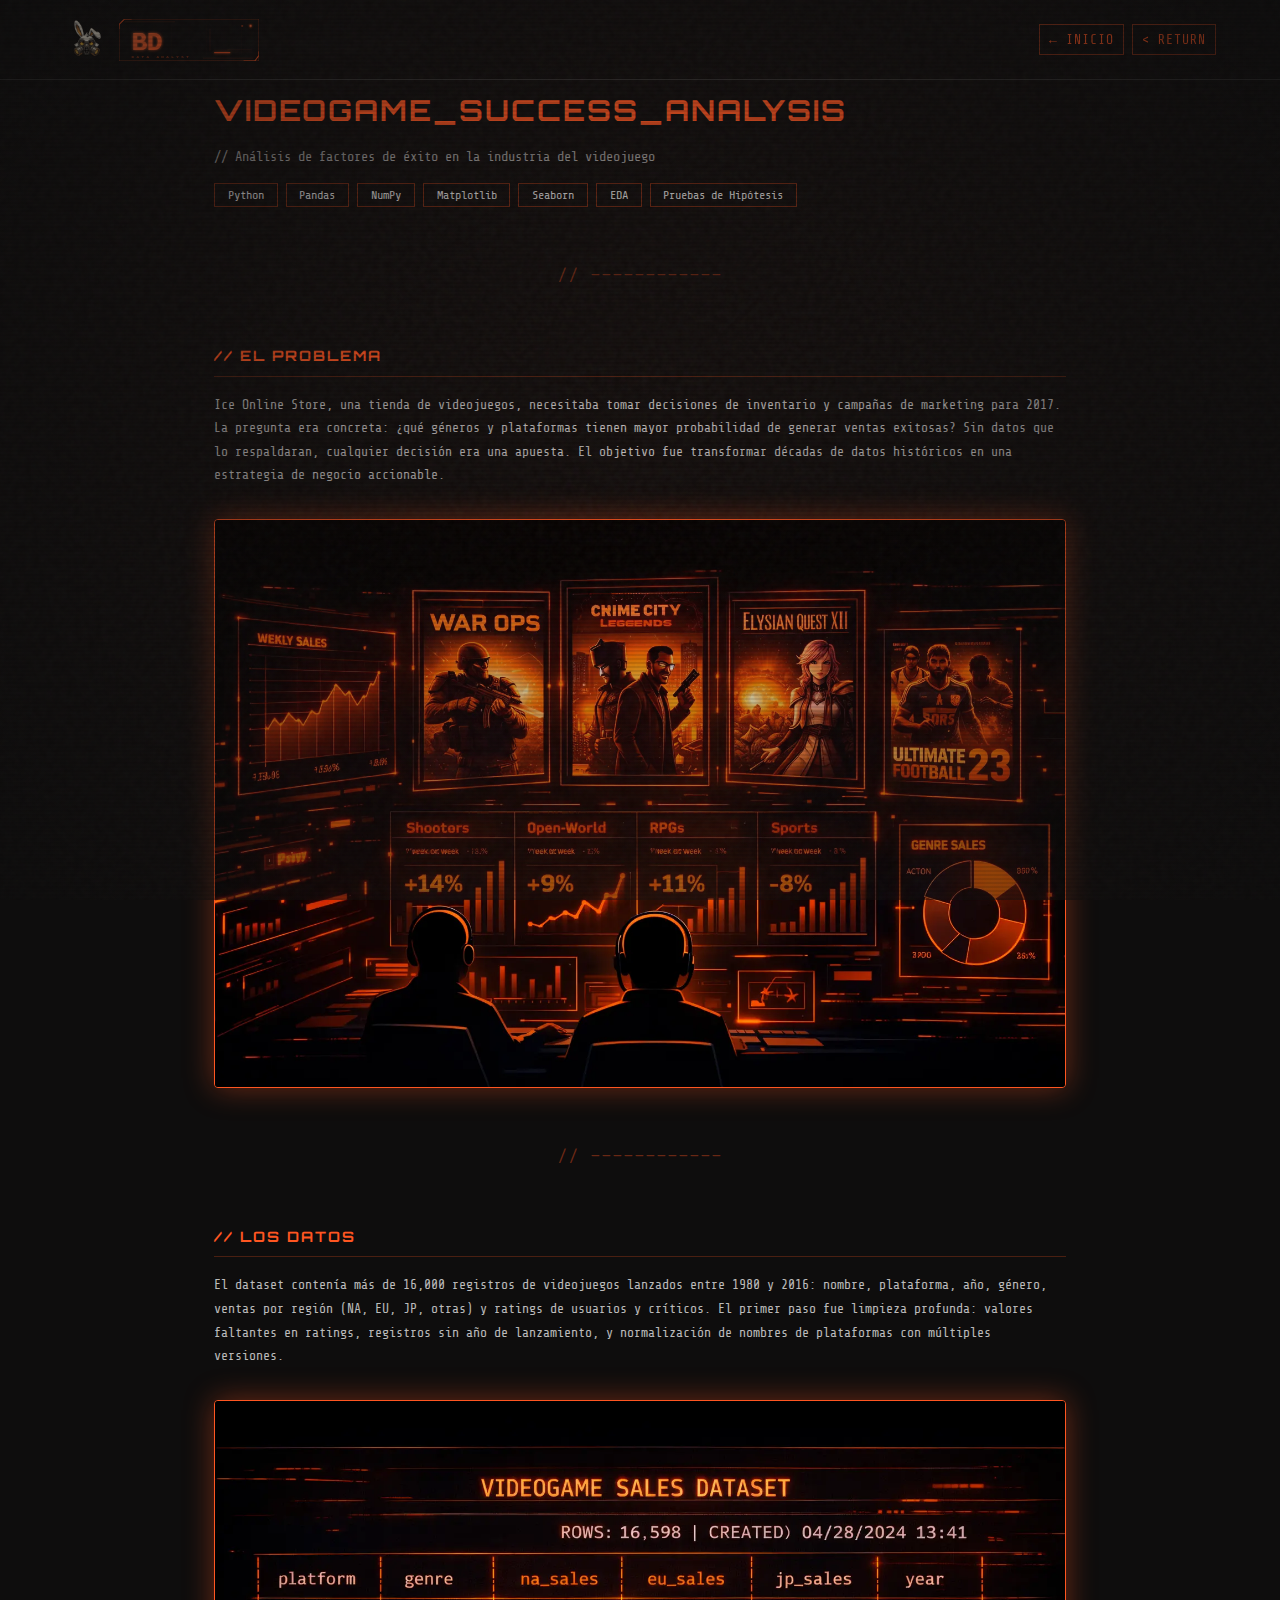
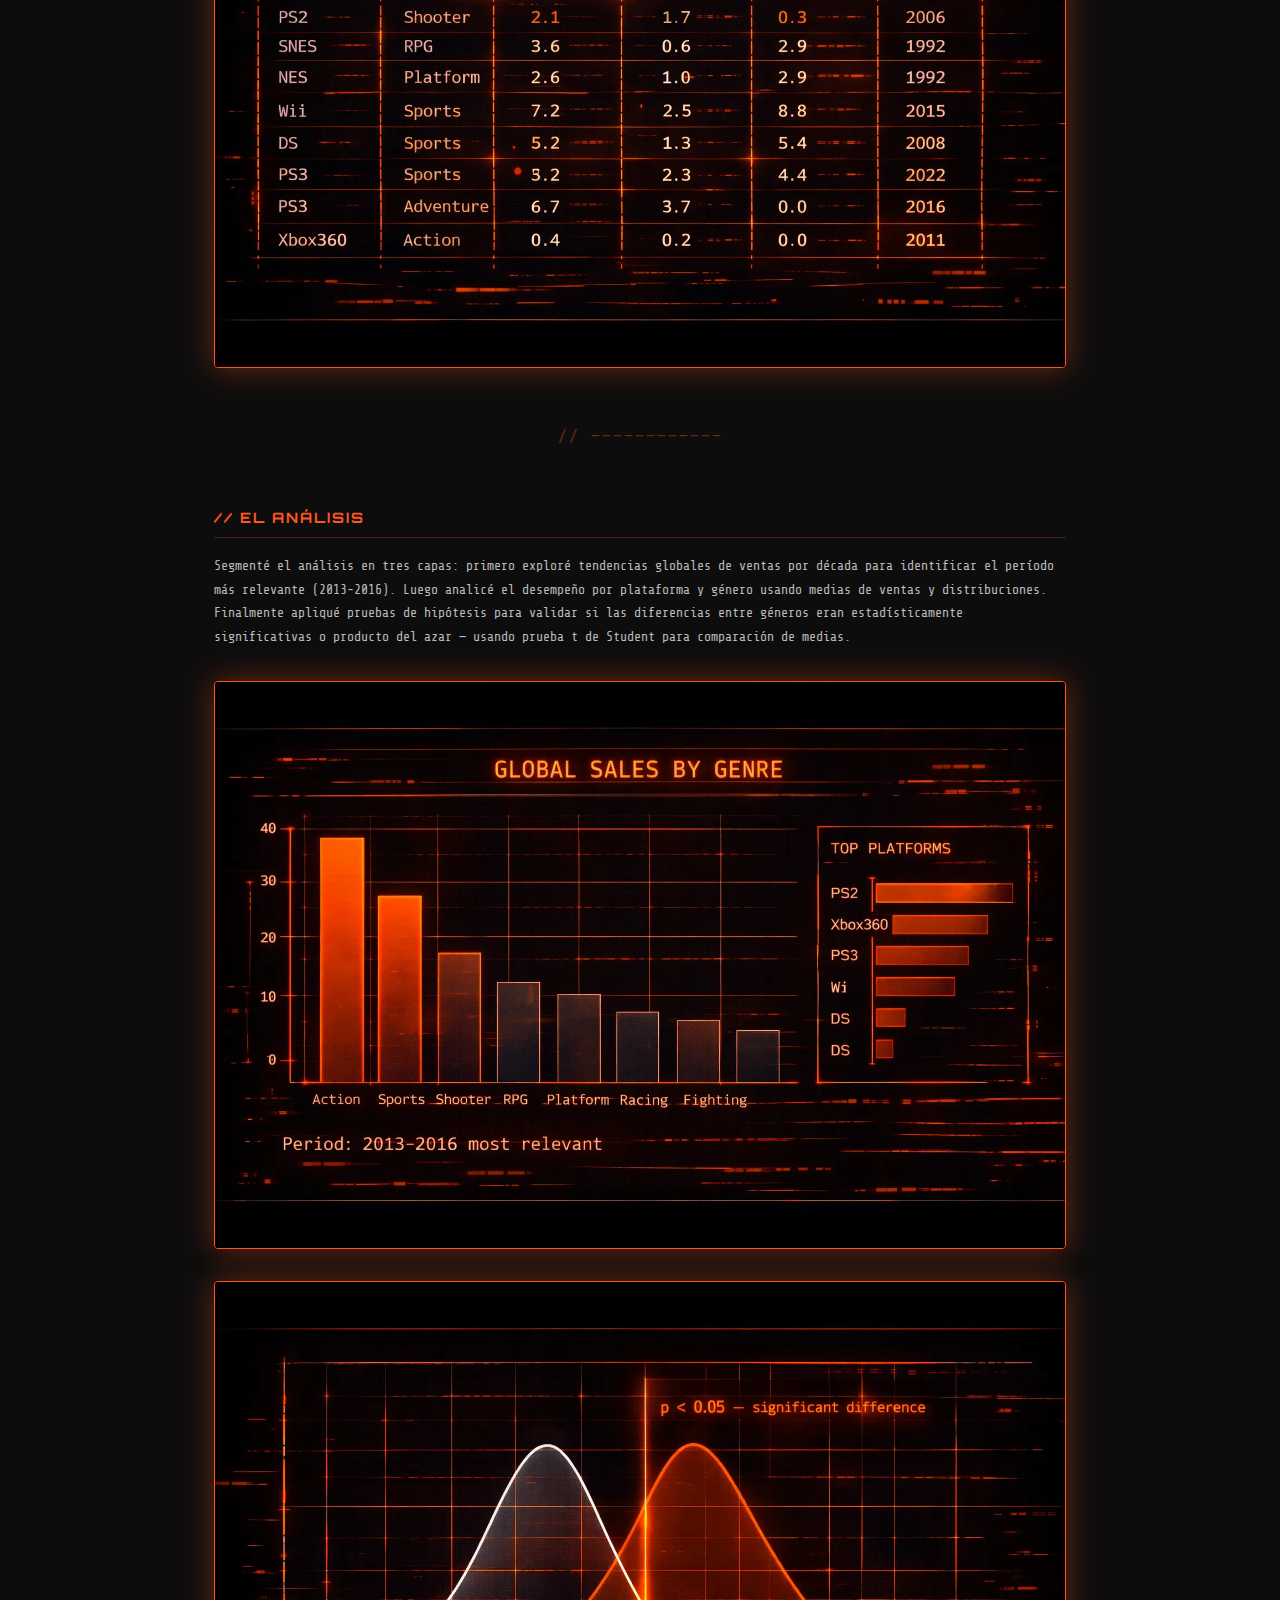
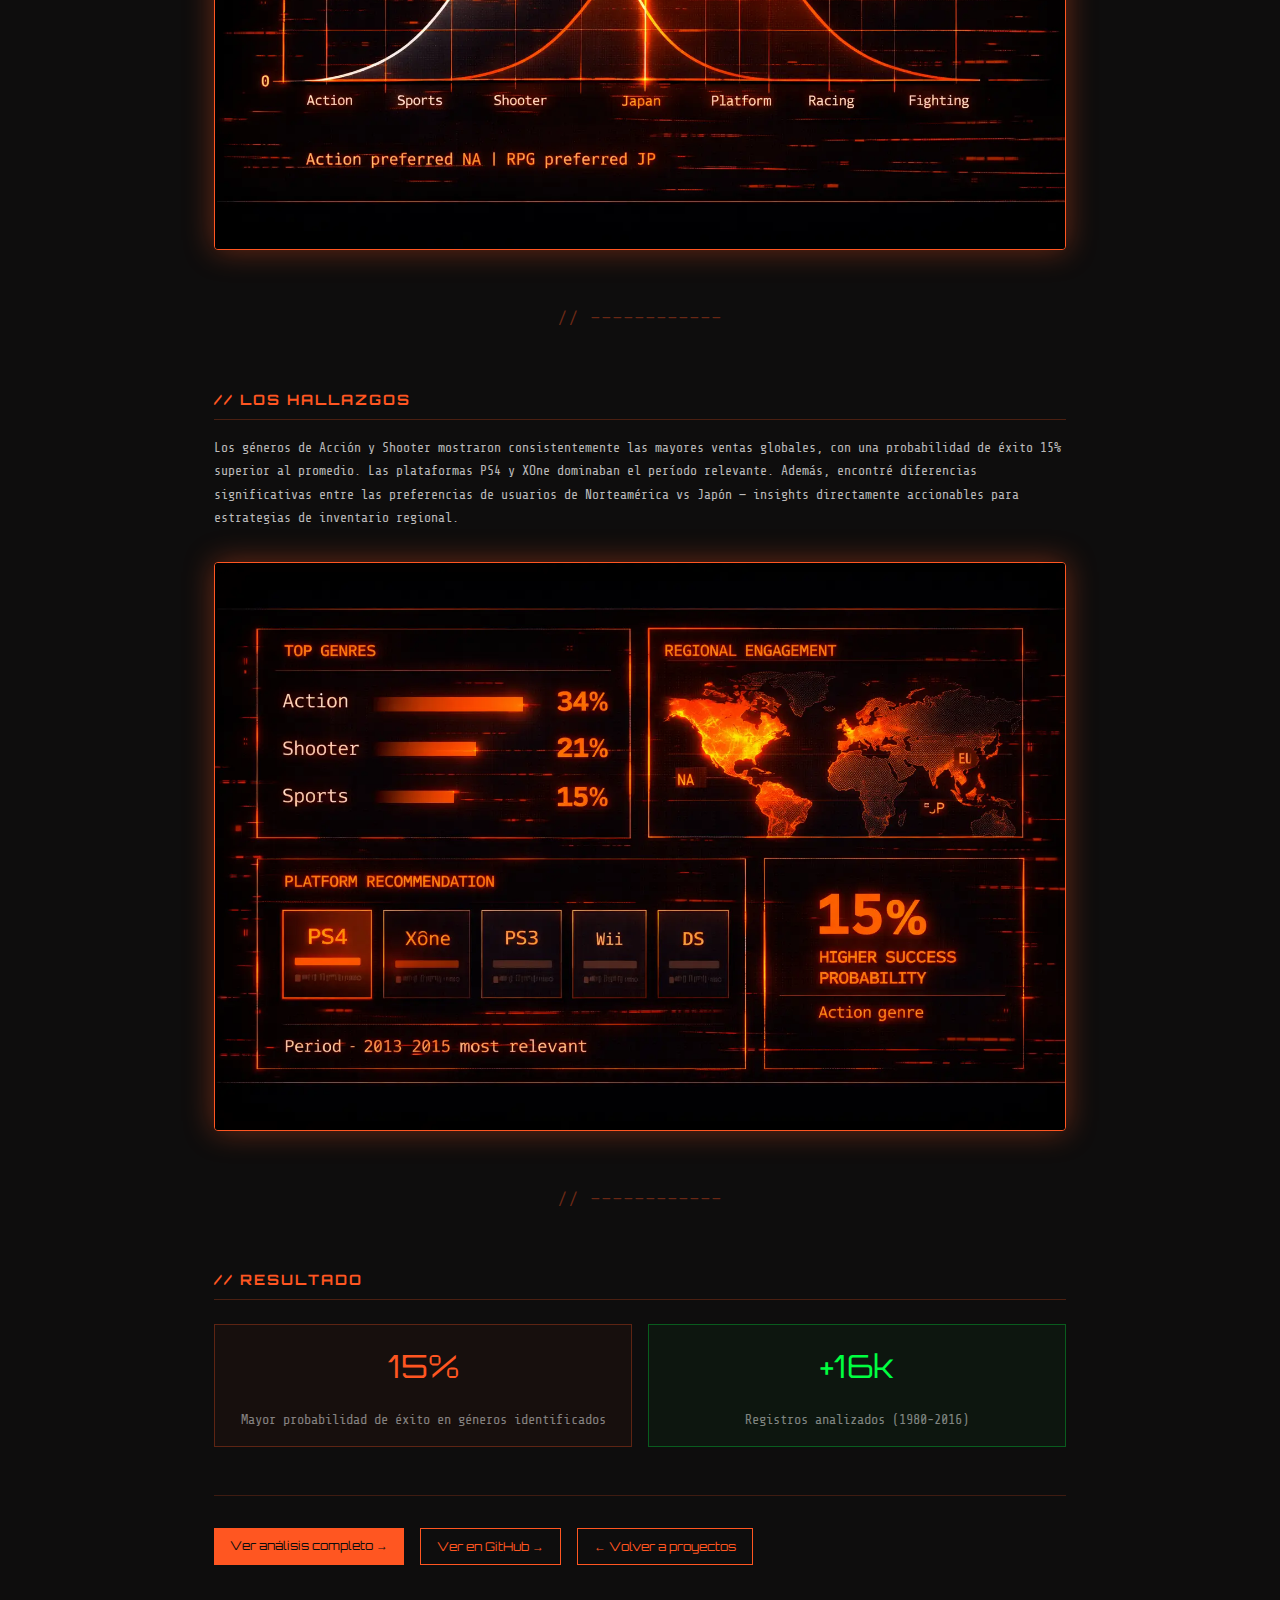
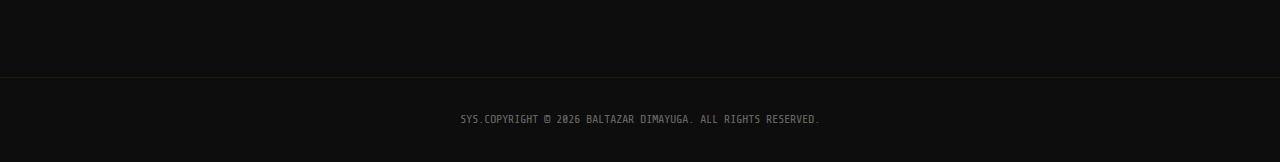
<file: projects/videojuegos.html>
<!DOCTYPE html>
<html lang="es">

<head>
    <meta charset="UTF-8">
    <meta name="viewport" content="width=device-width, initial-scale=1.0">
    <title>Videogame Success Analysis — Baltazar DV</title>
    <link href="https://fonts.googleapis.com/css2?family=Orbitron:wght@400;700;900&family=Share+Tech+Mono&display=swap"
        rel="stylesheet">
    <link rel="stylesheet" href="../styles.css">
    <style>
        .case-study {
            max-width: 900px;
            width: 90%;
            margin: 0 auto;
            padding: 2rem 1.5rem 4rem;
        }

        .case-hero {
            width: 100%;
            max-height: 420px;
            object-fit: cover;
            border: 1px solid rgba(255, 86, 33, 0.3);
            margin-bottom: 2rem;
        }

        .case-header {
            margin-bottom: 2.5rem;
        }

        .case-header h1 {
            font-family: 'Orbitron', sans-serif;
            color: #FF5621;
            font-size: clamp(1.2rem, 4vw, 1.8rem);
            margin-bottom: 0.75rem;
            text-transform: uppercase;
        }

        .case-header p {
            color: rgba(246, 246, 246, 0.6);
            font-family: 'Share Tech Mono', monospace;
            font-size: 0.85rem;
            line-height: 1.6;
        }

        .case-tags {
            display: flex;
            flex-wrap: wrap;
            gap: 0.5rem;
            margin: 1rem 0 1.5rem;
        }

        .case-section {
            margin-bottom: 3rem;
        }

        .case-section h2 {
            font-family: 'Orbitron', sans-serif;
            color: #FF5621;
            font-size: 0.9rem;
            margin-bottom: 1rem;
            padding-bottom: 0.5rem;
            border-bottom: 1px solid rgba(255, 86, 33, 0.25);
            text-transform: uppercase;
        }

        .case-section p {
            color: rgba(246, 246, 246, 0.75);
            font-family: 'Share Tech Mono', monospace;
            font-size: 0.82rem;
            line-height: 1.8;
            margin-bottom: 0.75rem;
        }

        /* Image Placeholder Style */
        .img-placeholder {
            width: 100%;
            max-width: 800px;
            height: 400px;
            background-color: #050505;
            border: 1px solid rgba(0, 255, 65, 0.4);
            display: flex;
            align-items: center;
            justify-content: center;
            margin: 2rem auto;
            color: #00ff41;
            font-family: 'Share Tech Mono', monospace;
            font-size: 1rem;
            text-align: center;
            box-shadow: inset 0 0 20px rgba(0, 255, 65, 0.05);
            position: relative;
            overflow: hidden;
            transition: border-color 0.3s, box-shadow 0.3s;
        }

        .img-placeholder:hover {
            border-color: #00ff41;
            box-shadow: inset 0 0 30px rgba(0, 255, 65, 0.15);
        }

        .img-placeholder::after {
            content: '';
            position: absolute;
            top: 0;
            left: 0;
            right: 0;
            bottom: 0;
            pointer-events: none;
            background: repeating-linear-gradient(0deg,
                    rgba(0, 0, 0, 0.15),
                    rgba(0, 0, 0, 0.15) 1px,
                    transparent 1px,
                    transparent 2px);
        }

        .project-img {
            width: 100%;
            max-width: 100%;
            height: auto;
            object-fit: cover;
            border: 1px solid #FF5621;
            box-shadow: 0 0 30px rgba(255, 86, 33, 0.4);
            display: block;
            margin: 32px auto;
            border-radius: 4px;
        }

        .section-separator {
            color: rgba(255, 86, 33, 0.4);
            font-family: 'Share Tech Mono', monospace;
            text-align: center;
            margin: 3.5rem 0;
            letter-spacing: 2px;
            user-select: none;
        }

        .metrics-grid {
            display: grid;
            grid-template-columns: repeat(auto-fit, minmax(160px, 1fr));
            gap: 1rem;
            margin: 1.5rem 0;
        }

        .metric-card {
            border: 1px solid rgba(255, 86, 33, 0.3);
            padding: 1rem;
            text-align: center;
            background: rgba(255, 86, 33, 0.04);
            display: flex;
            flex-direction: column;
            justify-content: center;
            align-items: center;
            min-height: 120px;
        }

        .metric-card.significant {
            border-color: rgba(0, 255, 65, 0.3);
            background: rgba(0, 255, 65, 0.04);
        }

        .metric-card.significant .metric-number {
            color: #00ff41;
        }

        .metric-number {
            font-family: 'Orbitron', sans-serif;
            color: #FF5621;
            font-size: clamp(1rem, 2.5vw, 1.4rem);
            display: block;
            margin-bottom: 0.5rem;
        }

        .metric-label {
            color: rgba(246, 246, 246, 0.5);
            font-family: 'Share Tech Mono', monospace;
            font-size: 0.72rem;
            margin-top: 0.3rem;
            display: block;
        }

        .case-cta {
            display: flex;
            gap: 1rem;
            flex-wrap: wrap;
            margin-top: 3rem;
            padding-top: 2rem;
            border-top: 1px solid rgba(255, 86, 33, 0.2);
        }

        .back-link {
            display: inline-flex;
            align-items: center;
            gap: 0.5rem;
            color: rgba(246, 246, 246, 0.5);
            font-family: 'Share Tech Mono', monospace;
            font-size: 0.8rem;
            text-decoration: none;
            margin-bottom: 2rem;
            transition: color 0.2s;
        }

        .back-link:hover {
            color: #FF5621;
        }

        .nav-logo {
            font-family: 'Orbitron', sans-serif;
            color: #FF5621;
            text-decoration: none;
            font-size: 1.1rem;
            font-weight: 700;
        }

        html {
            scroll-behavior: smooth;
        }
    </style>
</head>

<body>

    <!-- CRT Effects -->
    <div class="crt-overlay"></div>
    <div class="scanlines"></div>

    <!-- NAVBAR -->
    <nav class="navbar">
        <div class="nav-content">
            <a href="../index.html" class="nav-logo" style="text-decoration:none;">
                <div class="logo-container" style="display: flex; align-items: center; gap: 10px;">
                    <img src="../images/logo.webp" alt="Logo" style="height: 45px; width: auto;">
                    <svg xmlns="http://www.w3.org/2000/svg" viewBox="0 0 200 60" style="width: 140px; height: auto;">
                        <defs>
                            <!-- Naranja principal -->
                            <linearGradient id="orangeGrad" x1="0%" y1="0%" x2="100%" y2="100%">
                                <stop offset="0%" style="stop-color:#FF6B35;stop-opacity:1" />
                                <stop offset="100%" style="stop-color:#FF5621;stop-opacity:1" />
                            </linearGradient>

                            <!-- Glow naranja para el texto -->
                            <filter id="glow" x="-20%" y="-20%" width="140%" height="140%">
                                <feGaussianBlur stdDeviation="2.5" result="coloredBlur" />
                                <feMerge>
                                    <feMergeNode in="coloredBlur" />
                                    <feMergeNode in="SourceGraphic" />
                                </feMerge>
                            </filter>

                            <!-- Glow suave para detalles -->
                            <filter id="softGlow" x="-50%" y="-50%" width="200%" height="200%">
                                <feGaussianBlur stdDeviation="1.5" result="coloredBlur" />
                                <feMerge>
                                    <feMergeNode in="coloredBlur" />
                                    <feMergeNode in="SourceGraphic" />
                                </feMerge>
                            </filter>

                            <!-- Clip para el scanner line -->
                            <clipPath id="logoClip">
                                <rect x="0" y="0" width="200" height="60" />
                            </clipPath>
                        </defs>

                        <!-- Fondo negro -->
                        <rect width="200" height="60" fill="transparent" />

                        <!-- Marco exterior con esquinas cortadas — estilo cyberpunk -->
                        <!-- Esquina superior izquierda cortada -->
                        <polygon points="8,0 200,0 200,60 0,60 0,8" fill="none" stroke="#FF5621" stroke-width="1"
                            opacity="0.6" />

                        <!-- Detalle esquina superior izquierda -->
                        <polyline points="0,14 0,8 8,0 18,0" fill="none" stroke="#FF5621" stroke-width="1.5"
                            opacity="0.9" />
                        <!-- Detalle esquina inferior derecha -->
                        <polyline points="200,46 200,52 194,60 178,60" fill="none" stroke="#FF5621" stroke-width="1.5"
                            opacity="0.9" />

                        <!-- Línea horizontal decorativa superior -->
                        <line x1="8" y1="4" x2="80" y2="4" stroke="#FF5621" stroke-width="0.5" opacity="0.4" />
                        <!-- Línea horizontal decorativa inferior -->
                        <line x1="120" y1="56" x2="192" y2="56" stroke="#FF5621" stroke-width="0.5" opacity="0.4" />

                        <!-- Líneas de scan verticales muy sutiles -->
                        <line x1="25" y1="8" x2="25" y2="52" stroke="#FF5621" stroke-width="0.3" opacity="0.08" />
                        <line x1="50" y1="8" x2="50" y2="52" stroke="#FF5621" stroke-width="0.3" opacity="0.08" />
                        <line x1="75" y1="8" x2="75" y2="52" stroke="#FF5621" stroke-width="0.3" opacity="0.08" />
                        <line x1="100" y1="8" x2="100" y2="52" stroke="#FF5621" stroke-width="0.3" opacity="0.08" />
                        <line x1="125" y1="8" x2="125" y2="52" stroke="#FF5621" stroke-width="0.3" opacity="0.08" />
                        <line x1="150" y1="8" x2="150" y2="52" stroke="#FF5621" stroke-width="0.3" opacity="0.08" />
                        <line x1="175" y1="8" x2="175" y2="52" stroke="#FF5621" stroke-width="0.3" opacity="0.08" />

                        <!-- Separador vertical entre BD y _ -->
                        <line x1="130" y1="14" x2="130" y2="46" stroke="#FF5621" stroke-width="0.5" opacity="0.3" />

                        <!-- TEXTO PRINCIPAL: BD_ -->
                        <!-- Fuente monospace condensada, estilo terminal -->
                        <text x="18" y="44" font-family="'Courier New', 'Lucida Console', monospace" font-size="38"
                            font-weight="700" letter-spacing="-1" fill="url(#orangeGrad)" filter="url(#glow)">BD</text>

                        <!-- El guión bajo parpadeante -->
                        <text x="136" y="44" font-family="'Courier New', 'Lucida Console', monospace" font-size="38"
                            font-weight="700" fill="#FF5621" filter="url(#glow)" opacity="1">
                            <animate attributeName="opacity" values="1;0;1" dur="1s" repeatCount="indefinite" />_
                        </text>

                        <!-- Micro texto inferior: DATA ANALYST -->
                        <text x="18" y="55" font-family="'Courier New', 'Lucida Console', monospace" font-size="6"
                            letter-spacing="3.5" fill="#FF5621" opacity="0.55">DATA ANALYST</text>

                        <!-- Punto decorativo superior derecha -->
                        <circle cx="188" cy="10" r="2" fill="#FF5621" opacity="0.7" filter="url(#softGlow)" />
                        <circle cx="188" cy="10" r="1" fill="#FF8C5A" opacity="0.9" />

                        <!-- Pequeño indicador "online" -->
                        <circle cx="176" cy="10" r="1.5" fill="#FF5621" opacity="0.5" />

                        <!-- Línea decorativa después del texto -->
                        <line x1="155" y1="44" x2="190" y2="44" stroke="#FF5621" stroke-width="0.5" opacity="0.25" />
                        <line x1="160" y1="47" x2="190" y2="47" stroke="#FF5621" stroke-width="0.5" opacity="0.15" />
                    </svg>
                </div>
            </a>
            <div class="header-nav-btns">
                <a href="../index.html" class="back-home-btn">← INICIO</a>
                <a href="javascript:history.back()" class="return-btn">&lt; RETURN</a>
            </div>
        </div>
    </nav>

    <main class="case-study">

        <a href="data.html" class="back-link">← Volver a proyectos de datos</a>

        <!-- HEADER -->
        <div class="case-header">
            <h1>VIDEOGAME_SUCCESS_ANALYSIS</h1>
            <p>// Análisis de factores de éxito en la industria del videojuego</p>
            <div class="case-tags">
                <span class="tag">Python</span>
                <span class="tag">Pandas</span>
                <span class="tag">NumPy</span>
                <span class="tag">Matplotlib</span>
                <span class="tag">Seaborn</span>
                <span class="tag">EDA</span>
                <span class="tag">Pruebas de Hipótesis</span>
            </div>
        </div>

        <div class="section-separator">// ————————————</div>

        <!-- SECCIÓN: EL PROBLEMA -->
        <div class="case-section">
            <h2>// EL PROBLEMA</h2>
            <p>Ice Online Store, una tienda de videojuegos, necesitaba tomar decisiones de inventario y campañas de
                marketing para 2017. La pregunta era concreta: ¿qué géneros y plataformas tienen mayor probabilidad de
                generar ventas exitosas? Sin datos que lo respaldaran, cualquier decisión era una apuesta. El objetivo
                fue transformar décadas de datos históricos en una estrategia de negocio accionable.</p>

            <img src="../assets/Videojuegos/videojuegos_img_01.webp" alt="Contexto - Game Store Analytics"
                class="project-img">
        </div>

        <div class="section-separator">// ————————————</div>

        <!-- SECCIÓN: LOS DATOS -->
        <div class="case-section">
            <h2>// LOS DATOS</h2>
            <p>El dataset contenía más de 16,000 registros de videojuegos lanzados entre 1980 y 2016: nombre,
                plataforma, año, género, ventas por región (NA, EU, JP, otras) y ratings de usuarios y críticos. El
                primer paso fue limpieza profunda: valores faltantes en ratings, registros sin año de lanzamiento, y
                normalización de nombres de plataformas con múltiples versiones.</p>

            <img src="../assets/Videojuegos/videojuegos_img_02.webp" alt="Dataset Structure - Videogame Sales"
                class="project-img">
        </div>

        <div class="section-separator">// ————————————</div>

        <!-- SECCIÓN: EL ANÁLISIS -->
        <div class="case-section">
            <h2>// EL ANÁLISIS</h2>
            <p>Segmenté el análisis en tres capas: primero exploré tendencias globales de ventas por década para
                identificar el período más relevante (2013-2016). Luego analicé el desempeño por plataforma y género
                usando medias de ventas y distribuciones. Finalmente apliqué pruebas de hipótesis para validar si las
                diferencias entre géneros eran estadísticamente significativas o producto del azar — usando prueba t de
                Student para comparación de medias.</p>

            <img src="../assets/Videojuegos/videojuegos_img_03.webp" alt="Ventas globales por género y plataforma"
                class="project-img">

            <img src="../assets/Videojuegos/videojuegos_img_04.webp" alt="Prueba de hipótesis NA vs JP usuarios"
                class="project-img">
        </div>

        <div class="section-separator">// ————————————</div>

        <!-- SECCIÓN: LOS HALLAZGOS -->
        <div class="case-section">
            <h2>// LOS HALLAZGOS</h2>
            <p>Los géneros de Acción y Shooter mostraron consistentemente las mayores ventas globales, con una
                probabilidad de éxito 15% superior al promedio. Las plataformas PS4 y XOne dominaban el período
                relevante. Además, encontré diferencias significativas entre las preferencias de usuarios de
                Norteamérica vs Japón — insights directamente accionables para estrategias de inventario regional.</p>

            <img src="../assets/Videojuegos/videojuegos_img_05.webp" alt="Dashboard final de recomendaciones"
                class="project-img">
        </div>

        <div class="section-separator">// ————————————</div>

        <!-- SECCIÓN: RESULTADO -->
        <div class="case-section">
            <h2>// RESULTADO</h2>
            <div class="metrics-grid">
                <div class="metric-card">
                    <span class="metric-number" style="font-size: 2rem;">15%</span>
                    <span class="metric-label" style="font-size: 0.85rem; margin-top: 0.5rem;">Mayor probabilidad de
                        éxito en géneros identificados</span>
                </div>
                <div class="metric-card significant">
                    <span class="metric-number" style="font-size: 2rem;">+16k</span>
                    <span class="metric-label" style="font-size: 0.85rem; margin-top: 0.5rem;">Registros analizados
                        (1980-2016)</span>
                </div>
            </div>
        </div>

        <!-- CTA FINAL -->
        <div class="case-cta">
            <a href="https://nbviewer.org/github/Baltazardv/Ice-Online-Store/blob/main/Proyecto%20de%20An%C3%A1lisis%20de%20Datos%20%C3%89xito%20de%20Videojuegos%20para%20Ice%20Online%20Store.ipynb"
                target="_blank" class="btn-primary">Ver análisis completo →</a>
            <a href="https://github.com/Baltazardv/Ice-Online-Store" target="_blank" class="btn-secondary">Ver en GitHub
                →</a>
            <a href="data.html" class="btn-secondary">← Volver a proyectos</a>
        </div>

    </main>

    <footer
        style="text-align: center; padding: 2rem 0; color: rgba(246, 246, 246, 0.4); font-family: 'Share Tech Mono', monospace; font-size: 0.75rem; border-top: 1px solid rgba(255, 86, 33, 0.1); margin-top: 3rem;">
        <p>SYS.COPYRIGHT © 2026 BALTAZAR DIMAYUGA. ALL RIGHTS RESERVED.</p>
    </footer>

    <script src="../script.js"></script>
</body>

</html>
</file>
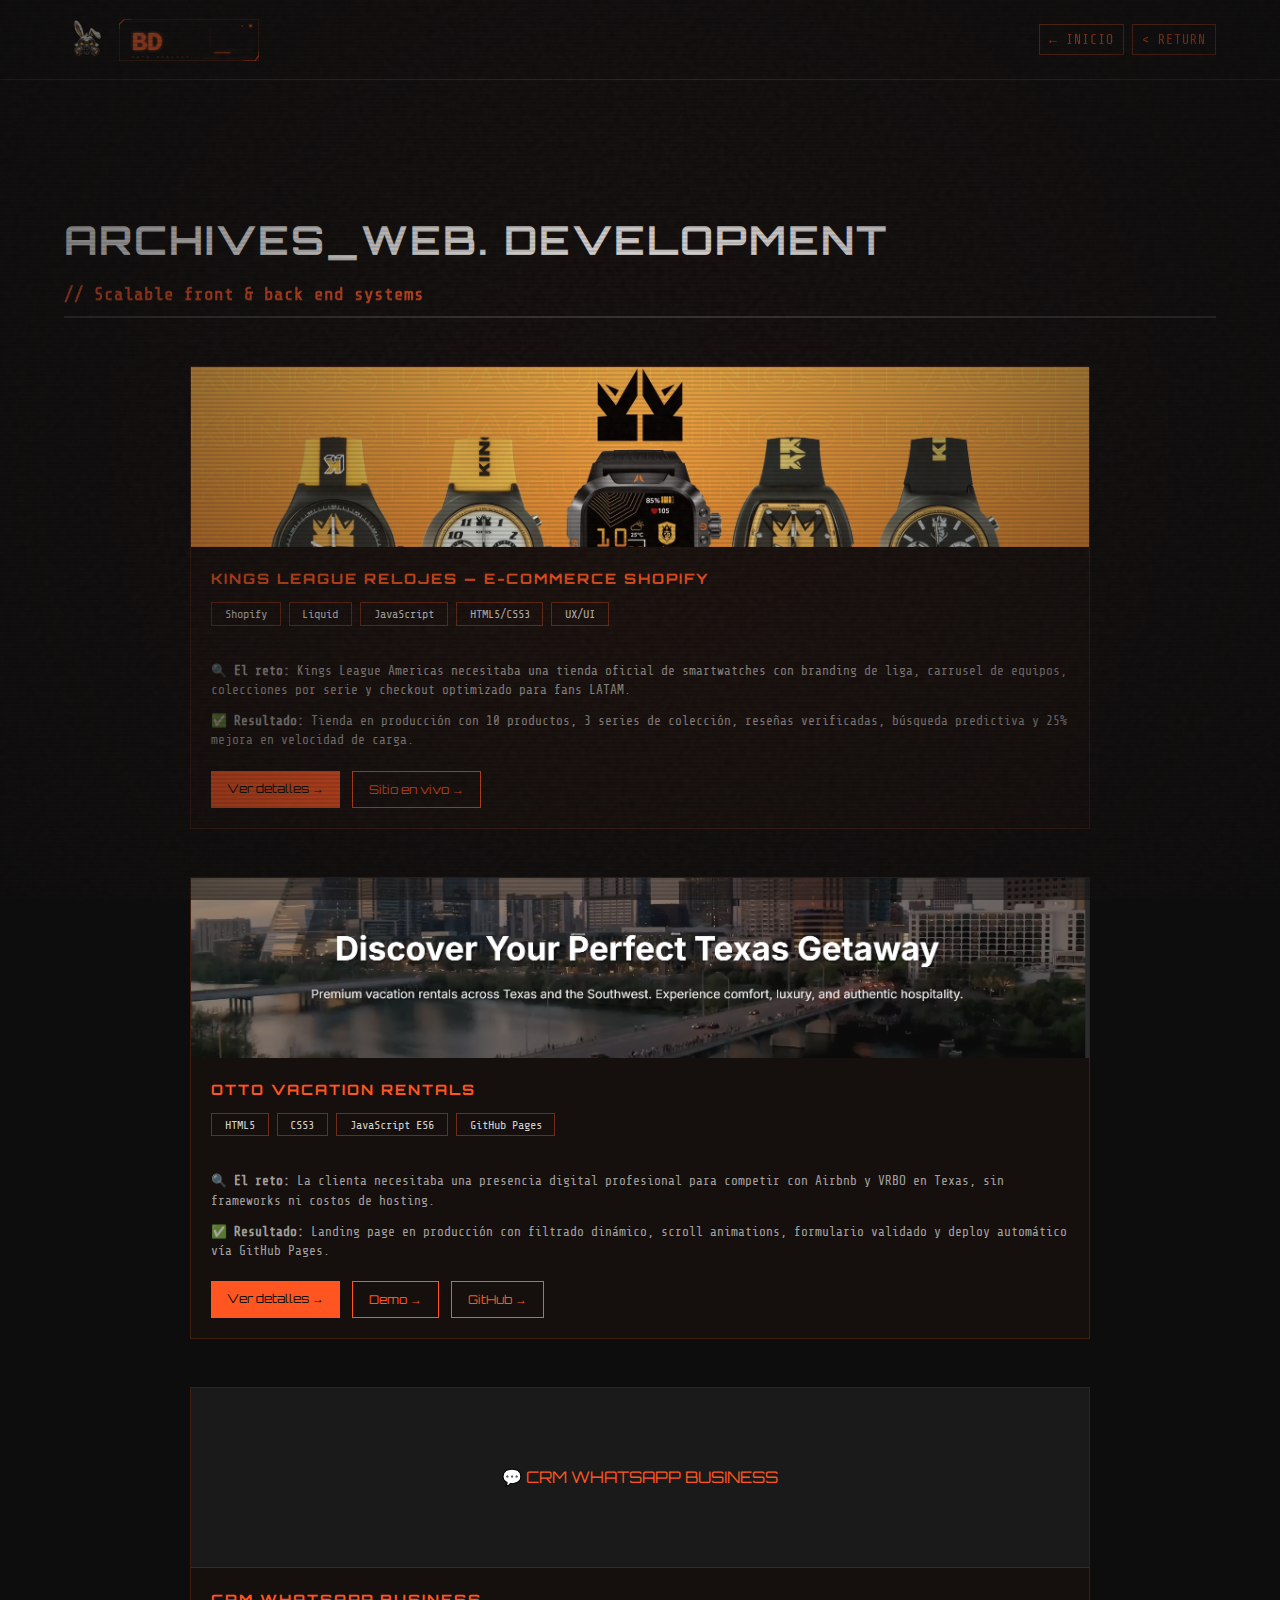
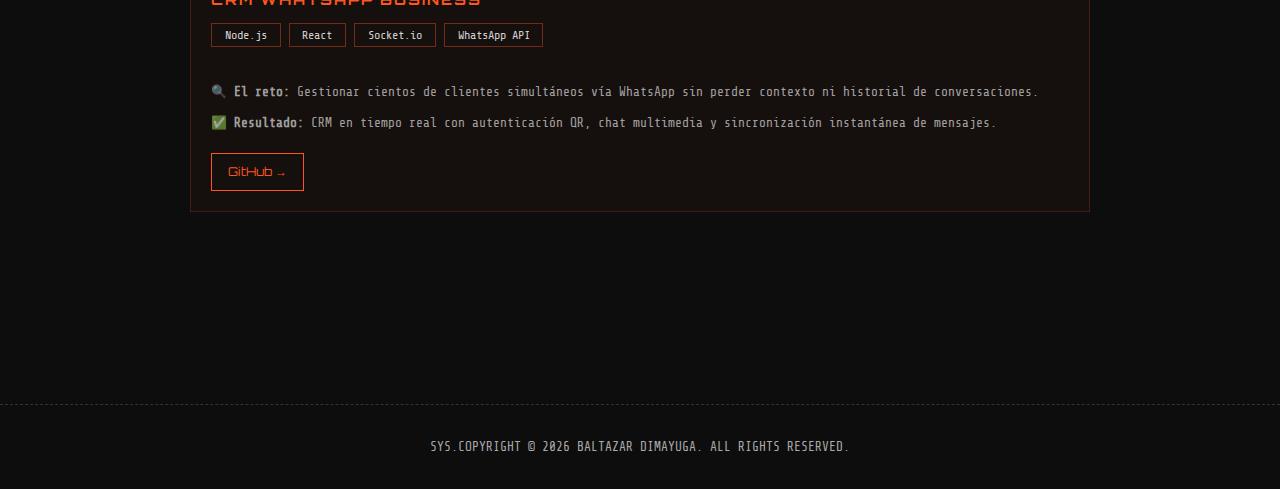
<file: projects/web.html>
<!DOCTYPE html>
<html lang="en">

<head>
    <meta charset="UTF-8">
    <meta name="viewport" content="width=device-width, initial-scale=1.0">
    <title>WEB_DEVELOPMENT_PROJECTS - Baltazar Dimayuga</title>
    <link href="https://fonts.googleapis.com/css2?family=Orbitron:wght@400;700;900&family=Share+Tech+Mono&display=swap"
        rel="stylesheet">
    <link rel="stylesheet" href="../styles.css">
    <style>
        /* Slider */
        .project-slider {
            position: relative;
            width: 100%;
            height: 220px;
            overflow: hidden;
            background: #1a1a1a;
        }

        .slide {
            display: none;
            width: 100%;
            height: 100%;
        }

        .slide.active {
            display: block;
        }

        .slide img {
            width: 100%;
            height: 100%;
            object-fit: cover;
        }

        .slide-prev,
        .slide-next {
            position: absolute;
            top: 50%;
            transform: translateY(-50%);
            background: rgba(255, 86, 33, 0.85);
            color: white;
            border: none;
            padding: 0.3rem 0.7rem;
            cursor: pointer;
            font-size: 1.4rem;
            z-index: 2;
            line-height: 1;
        }

        .slide-prev {
            left: 8px;
        }

        .slide-next {
            right: 8px;
        }

        .slide-dots {
            position: absolute;
            bottom: 8px;
            left: 50%;
            transform: translateX(-50%);
            display: flex;
            gap: 6px;
        }

        .dot {
            width: 8px;
            height: 8px;
            border-radius: 50%;
            background: rgba(255, 255, 255, 0.4);
        }

        .dot.active {
            background: #FF5621;
        }
    </style>
</head>

<body>
    <div class="crt-overlay"></div>
    <div class="scanlines"></div>

    <nav class="navbar">
        <div class="nav-content">
            <a href="../index.html" class="nav-logo" style="text-decoration:none;">
                <div class="logo-container" style="display: flex; align-items: center; gap: 10px;">
                    <img src="../images/logo.webp" alt="Logo" style="width: 45px; height: auto;">
                    <svg xmlns="http://www.w3.org/2000/svg" viewBox="0 0 200 60" style="width: 140px; height: auto;">
                        <defs>
                            <!-- Naranja principal -->
                            <linearGradient id="orangeGrad" x1="0%" y1="0%" x2="100%" y2="100%">
                                <stop offset="0%" style="stop-color:#FF6B35;stop-opacity:1" />
                                <stop offset="100%" style="stop-color:#FF5621;stop-opacity:1" />
                            </linearGradient>

                            <!-- Glow naranja para el texto -->
                            <filter id="glow" x="-20%" y="-20%" width="140%" height="140%">
                                <feGaussianBlur stdDeviation="2.5" result="coloredBlur" />
                                <feMerge>
                                    <feMergeNode in="coloredBlur" />
                                    <feMergeNode in="SourceGraphic" />
                                </feMerge>
                            </filter>

                            <!-- Glow suave para detalles -->
                            <filter id="softGlow" x="-50%" y="-50%" width="200%" height="200%">
                                <feGaussianBlur stdDeviation="1.5" result="coloredBlur" />
                                <feMerge>
                                    <feMergeNode in="coloredBlur" />
                                    <feMergeNode in="SourceGraphic" />
                                </feMerge>
                            </filter>

                            <!-- Clip para el scanner line -->
                            <clipPath id="logoClip">
                                <rect x="0" y="0" width="200" height="60" />
                            </clipPath>
                        </defs>

                        <!-- Fondo negro -->
                        <rect width="200" height="60" fill="transparent" />

                        <!-- Marco exterior con esquinas cortadas — estilo cyberpunk -->
                        <!-- Esquina superior izquierda cortada -->
                        <polygon points="8,0 200,0 200,60 0,60 0,8" fill="none" stroke="#FF5621" stroke-width="1"
                            opacity="0.6" />

                        <!-- Detalle esquina superior izquierda -->
                        <polyline points="0,14 0,8 8,0 18,0" fill="none" stroke="#FF5621" stroke-width="1.5"
                            opacity="0.9" />
                        <!-- Detalle esquina inferior derecha -->
                        <polyline points="200,46 200,52 194,60 178,60" fill="none" stroke="#FF5621" stroke-width="1.5"
                            opacity="0.9" />

                        <!-- Línea horizontal decorativa superior -->
                        <line x1="8" y1="4" x2="80" y2="4" stroke="#FF5621" stroke-width="0.5" opacity="0.4" />
                        <!-- Línea horizontal decorativa inferior -->
                        <line x1="120" y1="56" x2="192" y2="56" stroke="#FF5621" stroke-width="0.5" opacity="0.4" />

                        <!-- Líneas de scan verticales muy sutiles -->
                        <line x1="25" y1="8" x2="25" y2="52" stroke="#FF5621" stroke-width="0.3" opacity="0.08" />
                        <line x1="50" y1="8" x2="50" y2="52" stroke="#FF5621" stroke-width="0.3" opacity="0.08" />
                        <line x1="75" y1="8" x2="75" y2="52" stroke="#FF5621" stroke-width="0.3" opacity="0.08" />
                        <line x1="100" y1="8" x2="100" y2="52" stroke="#FF5621" stroke-width="0.3" opacity="0.08" />
                        <line x1="125" y1="8" x2="125" y2="52" stroke="#FF5621" stroke-width="0.3" opacity="0.08" />
                        <line x1="150" y1="8" x2="150" y2="52" stroke="#FF5621" stroke-width="0.3" opacity="0.08" />
                        <line x1="175" y1="8" x2="175" y2="52" stroke="#FF5621" stroke-width="0.3" opacity="0.08" />

                        <!-- Separador vertical entre BD y _ -->
                        <line x1="130" y1="14" x2="130" y2="46" stroke="#FF5621" stroke-width="0.5" opacity="0.3" />

                        <!-- TEXTO PRINCIPAL: BD_ -->
                        <!-- Fuente monospace condensada, estilo terminal -->
                        <text x="18" y="44" font-family="'Courier New', 'Lucida Console', monospace" font-size="38"
                            font-weight="700" letter-spacing="-1" fill="url(#orangeGrad)" filter="url(#glow)">BD</text>

                        <!-- El guión bajo parpadeante -->
                        <text x="136" y="44" font-family="'Courier New', 'Lucida Console', monospace" font-size="38"
                            font-weight="700" fill="#FF5621" filter="url(#glow)" opacity="1">
                            <animate attributeName="opacity" values="1;0;1" dur="1s" repeatCount="indefinite" />_
                        </text>

                        <!-- Micro texto inferior: DATA ANALYST -->
                        <text x="18" y="55" font-family="'Courier New', 'Lucida Console', monospace" font-size="6"
                            letter-spacing="3.5" fill="#FF5621" opacity="0.55">DATA ANALYST</text>

                        <!-- Punto decorativo superior derecha -->
                        <circle cx="188" cy="10" r="2" fill="#FF5621" opacity="0.7" filter="url(#softGlow)" />
                        <circle cx="188" cy="10" r="1" fill="#FF8C5A" opacity="0.9" />

                        <!-- Pequeño indicador "online" -->
                        <circle cx="176" cy="10" r="1.5" fill="#FF5621" opacity="0.5" />

                        <!-- Línea decorativa después del texto -->
                        <line x1="155" y1="44" x2="190" y2="44" stroke="#FF5621" stroke-width="0.5" opacity="0.25" />
                        <line x1="160" y1="47" x2="190" y2="47" stroke="#FF5621" stroke-width="0.5" opacity="0.15" />
                    </svg>
                </div>
                <div class="header-nav-btns">
                    <a href="../index.html" class="back-home-btn">← INICIO</a>
                    <a href="javascript:history.back()" class="return-btn">&lt; RETURN</a>
                </div>
        </div>
    </nav>

    <main class="container">
        <section id="projects-web" class="fade-in">
            <h2 class="section-title" style="margin-top: 2rem;">
                <div class="title-main">ARCHIVES_WEB.<span class="glitch-hover"
                        data-text="DEVELOPMENT">DEVELOPMENT</span></div>
                <span class="section-subtitle">// Scalable front &amp; back end systems</span>
            </h2>

            <div class="projects-column">
                <!-- Project 1: Kings League Relojes -->
                <div class="project-card">
                    <div class="project-img">
                        <img src="../assets/KingsLeague/cap1.png" alt="Kings League Relojes Hero"
                            style="width:100%; height:100%; object-fit:cover;">
                    </div>
                    <div class="project-body">
                        <h3 class="project-title">Kings League Relojes — E-commerce Shopify</h3>
                        <div class="project-tags">
                            <span class="tag">Shopify</span>
                            <span class="tag">Liquid</span>
                            <span class="tag">JavaScript</span>
                            <span class="tag">HTML5/CSS3</span>
                            <span class="tag">UX/UI</span>
                        </div>
                        <p class="project-problem">🔍 <strong>El reto:</strong> Kings League Americas necesitaba una
                            tienda oficial de smartwatches con branding de liga, carrusel de equipos, colecciones por
                            serie y checkout optimizado para fans LATAM.</p>
                        <p class="project-result">✅ <strong>Resultado:</strong> Tienda en producción con 10 productos, 3
                            series de colección, reseñas verificadas, búsqueda predictiva y 25% mejora en velocidad de
                            carga.</p>
                        <div class="project-actions">
                            <a href="kings.html" class="btn-primary">
                                Ver detalles →
                            </a>
                            <a href="https://kingsleaguerelojes.com" target="_blank" class="btn-secondary">Sitio en vivo
                                →</a>
                        </div>
                    </div>
                </div>

                <!-- Project 2: Otto Vacation Rentals -->
                <div class="project-card">
                    <div class="project-img">
                        <img src="../assets/OttoVacionalsRentals/cap1.png" alt="Otto Vacation Rentals Hero"
                            style="width:100%; height:100%; object-fit:cover;">
                    </div>
                    <div class="project-body">
                        <h3 class="project-title">Otto Vacation Rentals</h3>
                        <div class="project-tags">
                            <span class="tag">HTML5</span>
                            <span class="tag">CSS3</span>
                            <span class="tag">JavaScript ES6</span>
                            <span class="tag">GitHub Pages</span>
                        </div>
                        <p class="project-problem">🔍 <strong>El reto:</strong> La clienta necesitaba una presencia
                            digital profesional para competir con Airbnb y VRBO en Texas, sin frameworks ni costos de
                            hosting.</p>
                        <p class="project-result">✅ <strong>Resultado:</strong> Landing page en producción con filtrado
                            dinámico, scroll animations, formulario validado y deploy automático vía GitHub Pages.</p>
                        <div class="project-actions">
                            <a href="ottovacation.html" class="btn-primary">
                                Ver detalles →
                            </a>
                            <a href="https://oklatino.github.io/ottovacationrentals/" target="_blank"
                                class="btn-secondary">Demo →</a>
                            <a href="https://github.com/OkLatino/ottovacationrentals" target="_blank"
                                class="btn-secondary">GitHub →</a>
                        </div>
                    </div>
                </div>

                <div class="project-card">
                    <div class="project-img">
                        <div class="project-img-fallback">💬 CRM WHATSAPP BUSINESS</div>
                    </div>
                    <div class="project-body">
                        <h3 class="project-title">CRM WhatsApp Business</h3>
                        <div class="project-tags">
                            <span class="tag">Node.js</span>
                            <span class="tag">React</span>
                            <span class="tag">Socket.io</span>
                            <span class="tag">WhatsApp API</span>
                        </div>
                        <p class="project-problem">🔍 <strong>El reto:</strong> Gestionar cientos de clientes
                            simultáneos vía WhatsApp sin perder contexto ni historial de conversaciones.</p>
                        <p class="project-result">✅ <strong>Resultado:</strong> CRM en tiempo real con autenticación QR,
                            chat multimedia y sincronización instantánea de mensajes.</p>
                        <div class="project-actions">
                            <a href="https://github.com/Baltazardv/CRM-WhatsOK" target="_blank" class="btn-secondary">
                                GitHub →
                            </a>
                        </div>
                    </div>
                </div>
            </div>
        </section>
    </main>

    <footer>
        <p data-i18n="footer">SYS.COPYRIGHT © 2026 BALTAZAR DIMAYUGA. ALL RIGHTS RESERVED.</p>
    </footer>

    <script src="../script.js"></script>
    <script>
        function slideProject(id, direction) {
            var slider = document.getElementById('slider-' + id);
            var slides = slider.querySelectorAll('.slide');
            var dots = slider.querySelectorAll('.dot');
            var current = 0;
            slides.forEach(function (s, i) { if (s.classList.contains('active')) current = i; });
            slides[current].classList.remove('active');
            dots[current].classList.remove('active');
            current = (current + direction + slides.length) % slides.length;
            slides[current].classList.add('active');
            dots[current].classList.add('active');
        }
    </script>
</body>

</html>
</file>
<file: styles.css>
/* RESET & BASE VARIABLES */
:root {
    --primary: #FF5621;
    --primary-glow: rgba(255, 86, 33, 0.6);
    --bg-dark: #0E0D0D;
    --text-light: #F6F6F6;
    --border-dim: #333333;
    --font-mono: 'Share Tech Mono', monospace;
    --font-heading: 'Orbitron', sans-serif;

    /* Layout */
    --spacing: 2rem;
    --nav-height: 80px;
}

* {
    margin: 0;
    padding: 0;
    box-sizing: border-box;
    scroll-behavior: smooth;
}

body {
    background-color: var(--bg-dark);
    color: var(--text-light);
    font-family: var(--font-mono);
    line-height: 1.6;
    overflow-x: hidden;
    position: relative;
}

/* CRT AND NOISE OVERLAYS */
.crt-overlay {
    position: fixed;
    top: 0;
    left: 0;
    width: 100vw;
    height: 100vh;
    background: radial-gradient(circle, rgba(255, 86, 33, 0.03) 0%, rgba(14, 13, 13, 0.8) 100%);
    pointer-events: none;
    z-index: 100;
    opacity: 0.8;
}

.scanlines {
    position: fixed;
    top: 0;
    left: 0;
    width: 100vw;
    height: 100vh;
    background: linear-gradient(to bottom,
            rgba(255, 255, 255, 0),
            rgba(255, 255, 255, 0) 50%,
            rgba(0, 0, 0, 0.1) 50%,
            rgba(0, 0, 0, 0.1));
    background-size: 100% 4px;
    pointer-events: none;
    z-index: 99;
}

/* Add film grain using pseudo element */
body::before {
    content: "";
    position: fixed;
    top: 0;
    left: 0;
    width: 100%;
    height: 100%;
    opacity: 0.05;
    background-image: url("data:image/svg+xml,%3Csvg viewBox='0 0 200 200' xmlns='http://www.w3.org/2000/svg'%3E%3Cfilter id='noiseFilter'%3E%3CfeTurbulence type='fractalNoise' baseFrequency='0.65' numOctaves='3' stitchTiles='stitch'/%3E%3C/filter%3E%3Crect width='100%25' height='100%25' filter='url(%23noiseFilter)'/%3E%3C/svg%3E");
    pointer-events: none;
    z-index: 98;
}

/* TYPOGRAPHY */
h1,
h2,
h3 {
    font-family: var(--font-heading);
    text-transform: uppercase;
    letter-spacing: 2px;
}

.glow-text {
    color: var(--primary);
    text-shadow: 0 0 10px var(--primary-glow);
}

.highlight {
    color: var(--primary);
}

/* NVAIGATION */
.navbar {
    position: fixed;
    top: 0;
    width: 100%;
    height: var(--nav-height);
    background: rgba(14, 13, 13, 0.9);
    border-bottom: 1px solid var(--border-dim);
    backdrop-filter: blur(5px);
    z-index: 50;
    display: flex;
    justify-content: center;
}

.nav-content {
    width: 90%;
    max-width: 1200px;
    display: flex;
    justify-content: space-between;
    align-items: center;
}

.logo {
    font-family: var(--font-heading);
    font-size: 2rem;
    font-weight: 900;
    color: var(--primary);
}

.blink {
    animation: blinker 1s linear infinite;
}

@keyframes blinker {
    50% {
        opacity: 0;
    }
}

.nav-links {
    list-style: none;
    display: flex;
    gap: 2rem;
}

.nav-links a {
    color: var(--text-light);
    text-decoration: none;
    font-size: 0.9rem;
    position: relative;
    transition: color 0.3s ease;
}

.nav-links a:hover {
    color: var(--primary);
    text-shadow: 0 0 8px var(--primary-glow);
}

.nav-links a::before {
    content: '[';
    position: absolute;
    left: -15px;
    color: var(--primary);
    opacity: 0;
    transition: all 0.3s;
}

.nav-links a::after {
    content: ']';
    position: absolute;
    right: -15px;
    color: var(--primary);
    opacity: 0;
    transition: all 0.3s;
}

.nav-links a:hover::before {
    left: -10px;
    opacity: 1;
}

.nav-links a:hover::after {
    right: -10px;
    opacity: 1;
}

/* LANG SWITCHER */
.lang-switch {
    display: flex;
    align-items: center;
    gap: 0.5rem;
    color: var(--border-dim);
}

.lang-btn {
    background: none;
    border: none;
    color: var(--text-light);
    font-family: var(--font-mono);
    font-size: 0.9rem;
    cursor: pointer;
    opacity: 0.5;
    transition: opacity 0.3s, color 0.3s;
}

.lang-btn:hover {
    opacity: 1;
}

.lang-btn.active {
    opacity: 1;
    color: var(--primary);
    text-shadow: 0 0 8px var(--primary-glow);
    font-weight: bold;
}

/* LAYOUT CONTAINER */
.container {
    width: 90%;
    max-width: 1200px;
    margin: 0 auto;
    padding-top: var(--nav-height);
}

section {
    min-height: 80vh;
    padding: 6rem 0;
    position: relative;
}

.section-title {
    margin-bottom: 3rem;
    border-bottom: 2px solid var(--border-dim);
    padding-bottom: 0.5rem;
    display: flex;
    flex-direction: column;
    gap: 0.5rem;
}

.title-main {
    font-size: 2.5rem;
    display: flex;
    align-items: flex-end;
    gap: 15px;
}

.section-subtitle {
    font-family: var(--font-mono);
    font-size: 1.1rem;
    color: var(--primary);
    text-transform: none;
    letter-spacing: 0;
    opacity: 0.9;
}

/* HERO SECTION */
.hero {
    display: flex;
    align-items: center;
    justify-content: center;
    height: 100vh;
    padding-top: 0;
}

.hero-content {
    /* Base configuration text left, photo right (desktop) */
    text-align: left;
    width: 100%;
    position: relative;
    z-index: 10;
}

.hero-split {
    display: flex;
    align-items: center;
    justify-content: space-between;
    gap: 2rem;
}

.hero-text {
    flex: 1;
    min-width: 0;
}

.hero-photo-wrapper {
    flex: 0 0 auto;
    display: flex;
    justify-content: flex-end;
}

.hero-photo {
    position: relative;
    padding: 10px;
}

.profile-photo {
    width: 320px;
    height: 380px;
    object-fit: cover;
    object-position: center top;
    border-radius: 4px;
    border: 2px solid var(--primary);
    box-shadow: 0 0 20px rgba(255, 86, 33, 0.4), 0 0 60px rgba(255, 86, 33, 0.1);
    filter: contrast(1.05) saturate(0.9);
    position: relative;
    z-index: 2;
}

/* Cyber brackets around photo */
.hero-photo::before,
.hero-photo::after {
    content: '';
    position: absolute;
    width: 40px;
    height: 40px;
    border: 2px solid var(--primary);
    z-index: 3;
    pointer-events: none;
}

.hero-photo::before {
    top: 0;
    left: 0;
    border-right: none;
    border-bottom: none;
}

.hero-photo::after {
    bottom: 0;
    right: 0;
    border-left: none;
    border-top: none;
}

.sys-msg {
    color: var(--primary);
    font-size: 0.9rem;
    margin-bottom: 1rem;
    letter-spacing: 2px;
}

h1.glitch {
    font-size: clamp(1.5rem, 3.5vw, 2.8rem);
    font-weight: 900;
    position: relative;
    color: var(--text-light);
    margin-bottom: 0.5rem;
    white-space: nowrap;
    line-height: 1.1;
}

/* Glitch Effect Setup */
.glitch::before,
.glitch::after {
    content: attr(data-text);
    position: absolute;
    top: 0;
    left: 0;
    width: 100%;
    height: 100%;
    background: var(--bg-dark);
}

.glitch::before {
    left: 2px;
    text-shadow: -2px 0 red;
    clip-path: polygon(0 0, 100% 0, 100% 45%, 0 45%);
    animation: glitch-anim-1 2.5s infinite linear alternate-reverse;
}

.glitch::after {
    left: -2px;
    text-shadow: -2px 0 var(--primary);
    clip-path: polygon(0 80%, 100% 20%, 100% 100%, 0 100%);
    animation: glitch-anim-2 3s infinite linear alternate-reverse;
}

@keyframes glitch-anim-1 {
    0% {
        clip-path: inset(20% 0 80% 0);
    }

    20% {
        clip-path: inset(60% 0 10% 0);
    }

    40% {
        clip-path: inset(40% 0 50% 0);
    }

    60% {
        clip-path: inset(80% 0 5% 0);
    }

    80% {
        clip-path: inset(10% 0 70% 0);
    }

    100% {
        clip-path: inset(30% 0 40% 0);
    }
}

@keyframes glitch-anim-2 {
    0% {
        clip-path: inset(15% 0 60% 0);
    }

    20% {
        clip-path: inset(70% 0 20% 0);
    }

    40% {
        clip-path: inset(5% 0 85% 0);
    }

    60% {
        clip-path: inset(90% 0 10% 0);
    }

    80% {
        clip-path: inset(45% 0 35% 0);
    }

    100% {
        clip-path: inset(25% 0 50% 0);
    }
}

.subtitle {
    font-size: clamp(1rem, 3vw, 1.8rem);
    margin-bottom: 3rem;
    color: var(--primary);
}

.divider {
    color: var(--text-light);
    opacity: 0.5;
}

.cyber-box {
    border-left: 4px solid var(--primary);
    padding: 1rem 2rem;
    background: rgba(255, 86, 33, 0.05);
    display: inline-block;
    position: relative;
}

.hero-desc {
    font-size: 1.1rem;
    margin-top: 1rem;
    color: var(--text-light);
    opacity: 0.9;
}

/* ABOUT SECTION */
.bracket-box {
    border: 1px solid var(--border-dim);
    padding: 3rem;
    position: relative;
}

.bracket-box::before,
.bracket-box::after {
    content: '';
    position: absolute;
    width: 20px;
    height: 20px;
    border: 2px solid var(--primary);
}

.bracket-box::before {
    top: -2px;
    left: -2px;
    border-right: none;
    border-bottom: none;
}

.bracket-box::after {
    bottom: -2px;
    right: -2px;
    border-left: none;
    border-top: none;
}

.bracket-box p {
    margin-bottom: 1.5rem;
    font-size: 1.1rem;
}

/* SKILLS SECTION (TABS) */
.skills-container {
    display: flex;
    flex-direction: column;
    gap: 1.5rem;
    max-width: 900px;
}



.tabs-header {
    display: flex;
    flex-wrap: wrap;
    gap: 1rem;
    margin-bottom: 2rem;
    border-bottom: 1px dashed var(--border-dim);
    padding-bottom: 1rem;
}

/* TABS — reemplazar todo lo anterior */
.tab-content {
    display: none;
}

.tab-content.active {
    display: block;
}

.tab-btn {
    cursor: pointer;
    background: transparent;
    border: 1px solid #FF5621;
    color: #F6F6F6;
    padding: 0.5rem 1rem;
    font-family: inherit;
    transition: all 0.2s ease;
}

.tab-btn.active {
    background: #FF5621;
    color: #0E0D0D;
}

.tab-btn:hover {
    background: rgba(255, 86, 33, 0.2);
}

.transition-wrapper {
    transition: opacity 0.3s ease;
}

.skills-grid {
    display: grid;
    grid-template-columns: repeat(auto-fill, minmax(280px, 1fr));
    gap: 1rem;
}

.skill-card {
    display: flex;
    align-items: center;
    gap: 1rem;
    padding: 1rem 1.2rem;
    border: 1px solid rgba(255, 86, 33, 0.25);
    background: rgba(255, 86, 33, 0.04);
    transition: border-color 0.2s ease, background 0.2s ease;
}

.skill-card:hover {
    border-color: #FF5621;
    background: rgba(255, 86, 33, 0.1);
}

.skill-card-icon {
    width: 40px;
    height: 40px;
    flex-shrink: 0;
    display: flex;
    align-items: center;
    justify-content: center;
}

.skill-card-icon img {
    width: 36px;
    height: 36px;
}

.skill-card-info {
    display: flex;
    flex-direction: column;
    gap: 0.2rem;
}

.skill-card-name {
    color: #FF5621;
    font-family: 'Orbitron', sans-serif;
    font-size: 0.85rem;
    font-weight: 600;
}

.skill-card-use {
    color: rgba(246, 246, 246, 0.6);
    font-size: 0.75rem;
    font-family: 'Share Tech Mono', monospace;
    line-height: 1.3;
}

/* MODAL */
.modal-overlay {
    display: none;
    position: fixed;
    inset: 0;
    background: rgba(0, 0, 0, 0.92);
    z-index: 9999;
    align-items: center;
    justify-content: center;
    padding: 1rem;
}

.modal-overlay.open {
    display: flex;
}

.modal-container {
    width: 95vw;
    max-width: 1100px;
    height: 90vh;
    background: #111;
    border: 1px solid #FF5621;
    display: flex;
    flex-direction: column;
    box-shadow: 0 0 40px rgba(255, 86, 33, 0.3);
}

.modal-header {
    display: flex;
    justify-content: space-between;
    align-items: center;
    padding: 0.75rem 1.25rem;
    border-bottom: 1px solid rgba(255, 86, 33, 0.3);
    background: #0E0D0D;
    gap: 1rem;
}

.modal-title {
    color: #FF5621;
    font-family: 'Orbitron', sans-serif;
    font-size: 0.85rem;
    flex: 1;
}

.modal-header-actions {
    display: flex;
    gap: 0.75rem;
    align-items: center;
}

.modal-close {
    background: none;
    border: 1px solid rgba(255, 86, 33, 0.5);
    color: #FF5621;
    width: 32px;
    height: 32px;
    cursor: pointer;
    font-size: 1rem;
    display: flex;
    align-items: center;
    justify-content: center;
    transition: all 0.2s;
}

.modal-close:hover {
    background: #FF5621;
    color: #0E0D0D;
}

.modal-body {
    flex: 1;
    overflow: hidden;
}

.modal-body iframe {
    width: 100%;
    height: 100%;
    border: none;
    background: white;
}

.projects-column {
    display: flex;
    flex-direction: column;
    gap: 3rem;
    max-width: 900px;
    margin: 2rem auto;
}

/* Updated Project Cards */
.project-card {
    cursor: pointer;
    border: 1px solid rgba(255, 86, 33, 0.2);
    background: rgba(255, 86, 33, 0.03);
    transition: all 0.2s ease;
    overflow: hidden;
    display: flex;
    flex-direction: column;
    width: 100%;
}

.project-card:hover {
    border-color: #FF5621;
    background: rgba(255, 86, 33, 0.08);
    transform: translateY(-2px);
}

.project-img {
    width: 100%;
    height: 180px;
    overflow: hidden;
    background: #1a1a1a;
}

.project-img img {
    width: 100%;
    height: 100%;
    object-fit: cover;
    filter: grayscale(20%);
    transition: filter 0.3s;
}

.project-card:hover .project-img img {
    filter: grayscale(0%);
}

.project-img-fallback {
    width: 100%;
    height: 100%;
    display: flex;
    align-items: center;
    justify-content: center;
    font-family: 'Orbitron', sans-serif;
    color: #FF5621;
    font-size: 1rem;
    border-bottom: 1px solid rgba(255, 86, 33, 0.2);
    text-align: center;
    padding: 1rem;
}

.project-body {
    padding: 1.25rem;
    display: flex;
    flex-direction: column;
    gap: 0.75rem;
    flex-grow: 1;
}

.project-title {
    color: #FF5621;
    font-family: 'Orbitron', sans-serif;
    font-size: 0.9rem;
}

.project-tags {
    display: flex;
    flex-wrap: wrap;
    gap: 0.5rem;
    align-items: center;
    /* Fix for tall box issue */
}

.tag {
    font-size: 0.75rem;
    padding: 0.3rem 0.8rem;
    border: 1px solid rgba(255, 86, 33, 0.4);
    color: rgba(246, 246, 246, 0.85);
    font-family: 'Share Tech Mono', monospace;
    line-height: 1;
    display: inline-flex;
    align-items: center;
}

.project-problem,
.project-result {
    font-size: 0.8rem;
    color: rgba(246, 246, 246, 0.65);
    font-family: 'Share Tech Mono', monospace;
    line-height: 1.5;
}

.project-actions {
    display: flex;
    gap: 0.75rem;
    flex-wrap: wrap;
    margin-top: auto;
    padding-top: 0.5rem;
}

.btn-primary {
    background: #FF5621;
    color: #0E0D0D;
    border: none;
    padding: 0.5rem 1rem;
    font-family: 'Orbitron', sans-serif;
    font-size: 0.75rem;
    cursor: pointer;
    transition: opacity 0.2s;
    text-decoration: none;
    display: inline-block;
}

.btn-primary:hover {
    opacity: 0.85;
}

.btn-secondary {
    background: transparent;
    color: #FF5621;
    border: 1px solid #FF5621;
    padding: 0.5rem 1rem;
    font-family: 'Orbitron', sans-serif;
    font-size: 0.75rem;
    text-decoration: none;
    cursor: pointer;
    transition: all 0.2s;
    display: inline-block;
}

.btn-secondary:hover {
    background: rgba(255, 86, 33, 0.1);
}

/* Mobile */
@media (max-width: 768px) {
    .modal-container {
        width: 100vw;
        height: 100vh;
        border: none;
    }
}


/* PROJECTS SECTION */
.grid-bg::before {
    content: '';
    position: absolute;
    top: 0;
    left: 0;
    width: 100%;
    height: 100%;
    background-image:
        linear-gradient(rgba(255, 255, 255, 0.03) 1px, transparent 1px),
        linear-gradient(90deg, rgba(255, 255, 255, 0.03) 1px, transparent 1px);
    background-size: 50px 50px;
    pointer-events: none;
    z-index: -1;
}

/* IMPACT SECTION */
.impact-grid {
    display: grid;
    grid-template-columns: repeat(auto-fit, minmax(350px, 1fr));
    gap: 2rem;
}

.chart-container {
    background: rgba(14, 13, 13, 0.8);
    padding: 1.5rem;
    position: relative;
    min-height: 320px;
    display: flex;
    flex-direction: column;
    justify-content: space-between;
}

.chart-header {
    margin-bottom: 1rem;
    border-bottom: 1px dashed var(--border-dim);
    padding-bottom: 0.8rem;
}

.chart-header h4 {
    color: var(--primary);
    font-size: 1.1rem;
    margin-bottom: 0.3rem;
}

.chart-header p {
    font-size: 0.85rem;
    color: #c0c0c0;
}

.canvas-box {
    flex-grow: 1;
    position: relative;
    min-height: 200px;
}

.chart-note {
    font-size: 0.75rem;
    color: #aaa;
    margin-top: 1rem;
    text-align: right;
    font-style: italic;
}

/* KPI CARDS (Chart 4 replacement) */
.kpi-container {
    background: rgba(14, 13, 13, 0.8);
    padding: 1.5rem;
    position: relative;
    display: flex;
    flex-direction: column;
}

.kpi-grid {
    display: grid;
    grid-template-columns: 1fr 1fr;
    gap: 1rem;
    flex-grow: 1;
}

.kpi-card {
    background: rgba(255, 86, 33, 0.03);
    border: 1px solid var(--border-dim);
    padding: 1rem;
    display: flex;
    flex-direction: column;
    justify-content: center;
    align-items: flex-start;
    transition: border-color 0.3s;
}

.kpi-card:hover {
    border-color: var(--primary);
}

.kpi-icon {
    font-size: 1.5rem;
    color: var(--primary);
    margin-bottom: 0.5rem;
}

.subtitle {
    font-family: var(--font-heading);
    color: var(--primary);
    font-size: 1.2rem;
    letter-spacing: 0.2em;
    margin-bottom: 2rem;
    display: flex;
    align-items: center;
    gap: 10px;
}

.hero-subtitle-secondary {
    color: #cccccc;
    font-size: 0.95rem;
    /* aumentado de 0.75em */
    letter-spacing: 0.12em;
    font-family: monospace;
    margin-top: 0.3rem;
}

.kpi-number {
    font-family: var(--font-heading);
    font-size: 2rem;
    font-weight: bold;
    color: var(--text-light);
    margin-bottom: 0.2rem;
}

.kpi-label {
    font-size: 0.8rem;
    color: #999;
    line-height: 1.2;
}

/* PROJECTS CATEGORY SECTION */
.category-grid {
    display: grid;
    grid-template-columns: 1fr 1fr;
    gap: 3rem;
}

.category-card {
    display: block;
    background: rgba(14, 13, 13, 0.8);
    border: 1px solid var(--border-dim);
    padding: 3rem;
    text-decoration: none;
    transition: all 0.3s ease;
    text-align: center;
}

.category-card:hover {
    transform: translateY(-5px);
    border-color: var(--primary);
    box-shadow: 0 0 20px rgba(255, 86, 33, 0.1);
}

.category-card h3 {
    font-size: 1.8rem;
    color: var(--text-light);
    margin-bottom: 2rem;
    transition: color 0.3s;
}

.category-card:hover h3 {
    color: var(--primary);
}

.cat-desc {
    color: var(--text-light);
    margin-bottom: 2rem;
    font-size: 1.1rem;
}

/* PROJECT SUB-PAGES (E-COMMERCE STYLE) */
.projects-grid-v2 {
    display: grid;
    grid-template-columns: repeat(auto-fit, minmax(350px, 1fr));
    gap: 2rem;
}

.project-card-v2 {
    background: rgba(14, 13, 13, 0.8);
    border: 1px solid var(--border-dim);
    display: flex;
    flex-direction: column;
    height: 100%;
    transition: transform 0.3s ease, border-color 0.3s ease;
}

.project-card-v2:hover {
    transform: translateY(-5px);
    border-color: var(--primary);
    box-shadow: 0 0 20px rgba(255, 86, 33, 0.1);
}

.project-thumb {
    width: 100%;
    height: 200px;
    background: #1a1a1a;
    border-bottom: 1px solid var(--border-dim);
    display: flex;
    align-items: center;
    justify-content: center;
    color: #444;
    font-family: var(--font-heading);
    letter-spacing: 2px;
    position: relative;
    overflow: hidden;
}

.project-thumb::after {
    content: '';
    position: absolute;
    top: 0;
    left: 0;
    width: 100%;
    height: 100%;
    background: linear-gradient(45deg, transparent, rgba(255, 86, 33, 0.1));
}

.project-content-v2 {
    padding: 1.5rem;
    flex-grow: 1;
    display: flex;
    flex-direction: column;
}

.project-content-v2 h3 {
    color: var(--primary);
    font-size: 1.4rem;
    margin-bottom: 1rem;
}

.project-tags {
    margin-bottom: 1.5rem;
    flex-grow: 1;
}

.tag-block {
    margin-bottom: 0.8rem;
}

.tag-block .label {
    color: var(--primary);
    font-weight: bold;
    font-size: 0.9rem;
    display: block;
    margin-bottom: 0.2rem;
}

.tag-block .value {
    font-size: 0.95rem;
    color: var(--text-light);
}

/* EXPERIENCE SECTION */
.terminal-box {
    background: #0a0a0a;
    border: 1px solid var(--border-dim);
    border-radius: 5px;
    overflow: hidden;
    font-family: 'Share Tech Mono', monospace;
}

.terminal-header {
    background: #1a1a1a;
    padding: 0.5rem 1rem;
    display: flex;
    align-items: center;
    border-bottom: 1px solid var(--border-dim);
}

.dot {
    width: 12px;
    height: 12px;
    border-radius: 50%;
    background: #333;
    margin-right: 8px;
}

.dot:nth-child(1) {
    background: #ff5f56;
}

.dot:nth-child(2) {
    background: #ffbd2e;
}

.dot:nth-child(3) {
    background: #27c93f;
}

.term-title {
    margin-left: 15px;
    color: #888;
    font-size: 0.9rem;
}

.terminal-content {
    padding: 2rem;
}

.cmd {
    margin-bottom: 1.5rem;
}

.log-entry {
    margin-bottom: 1.5rem;
    padding-left: 1.5rem;
    border-left: 2px dashed #333;
}

.log-entry .date {
    color: #888;
    font-size: 0.85rem;
    margin-top: 0.3rem;
}

/* CONTACT SECTION */
.contact-grid {
    display: grid;
    grid-template-columns: 1fr 1fr;
    gap: 4rem;
}

.contact-terminal {
    padding: 2rem;
    background: rgba(255, 86, 33, 0.05);
    border-left: 2px solid var(--primary);
}

.social-links {
    margin-top: 2rem;
    display: flex;
    flex-direction: column;
    gap: 1rem;
}

.cyber-link {
    color: var(--text-light);
    text-decoration: none;
    transition: color 0.3s;
}

.cyber-link:hover {
    color: var(--primary);
    text-shadow: 0 0 5px var(--primary-glow);
}

.cyber-form {
    display: flex;
    flex-direction: column;
    gap: 1.5rem;
}

.input-group {
    position: relative;
    display: flex;
    flex-direction: column-reverse;
}

.input-group input,
.input-group textarea {
    background: transparent;
    border: none;
    border-bottom: 1px solid var(--border-dim);
    color: var(--text-light);
    font-family: var(--font-mono);
    padding: 0.5rem 0;
    font-size: 1rem;
    outline: none;
    transition: border-color 0.3s;
}

.input-group label {
    color: #666;
    font-size: 0.8rem;
    transition: color 0.3s;
}

.input-group input:focus,
.input-group textarea:focus {
    border-bottom-color: var(--primary);
}

.input-group input:focus+label,
.input-group textarea:focus+label {
    color: var(--primary);
}

.full-width {
    width: 100%;
    margin-top: 1rem;
    padding: 1rem;
}

/* ANIMATIONS */
.fade-in {
    opacity: 0;
    transform: translateY(30px);
    transition: opacity 0.8s ease-out, transform 0.8s ease-out;
}

.fade-in.visible {
    opacity: 1;
    transform: translateY(0);
}

/* PREFERS REDUCED MOTION */
@media (prefers-reduced-motion: reduce) {
    * {
        animation-duration: 0.01ms !important;
        animation-iteration-count: 1 !important;
        transition-duration: 0.01ms !important;
        scroll-behavior: auto !important;
    }

    .glitch::before,
    .glitch::after {
        display: none;
    }
}

/* MEDIA QUERIES - MOBILE FIRST */
@media (max-width: 768px) {
    .nav-links {
        display: none;
        /* simple mobile fallback, ideally add a hamburger menu */
    }

    .contact-grid,
    .category-grid,
    .impact-grid {
        grid-template-columns: 1fr;
    }

    .skills-container {
        max-width: 100%;
    }

    .skill-row {
        flex-direction: column;
        align-items: flex-start;
        gap: 0.5rem;
    }

    .skill-label {
        width: 100%;
    }

    .hero-split {
        display: grid;
        grid-template-columns: 1fr;
        gap: 2rem;
        margin-top: 3rem;
    }

    .hero-photo-wrapper {
        order: -1;
        text-align: center;
    }

    .profile-photo {
        width: 160px;
        height: 200px;
    }

    .hero-text {
        display: flex;
        flex-direction: column;
        align-items: center;
    }

    .cyber-box {
        text-align: left;
    }

    h1.glitch {
        font-size: 2rem;
    }

    .section-title {
        font-size: 1.8rem;
    }

    .title-main {
        font-size: 1.8rem;
        flex-direction: column;
        align-items: flex-start;
        gap: 5px;
    }

    .bracket-box {
        padding: 1.5rem;
    }
}

/* FOOTER */
footer {
    text-align: center;
    padding: 2rem;
    border-top: 1px dashed var(--border-dim);
    margin-top: 4rem;
    font-size: 0.8rem;
    color: #aaa;
}

/* ===== MOBILE RESPONSIVE ===== */
@media (max-width: 768px) {

    /* Hero: foto arriba centrada, texto abajo */
    .hero-content {
        grid-template-columns: 1fr;
        text-align: center;
    }

    /* Foto hero: centrada */
    .hero-photo-wrapper {
        display: flex;
        justify-content: center;
        align-items: center;
        width: 100%;
        margin: 0 auto 1.5rem;
    }

    .hero-photo {
        order: -1;
        display: flex;
        justify-content: center;
        margin-bottom: 1.5rem;
    }

    .profile-photo {
        width: 140px;
        height: 175px;
    }

    /* Hero: nombre — evitar desbordamiento */
    .hero {
        overflow-x: hidden;
    }

    .hero h1 {
        font-size: clamp(1.2rem, 5.5vw, 2rem);
        word-break: break-word;
        overflow-wrap: break-word;
        white-space: normal;
        text-align: center;
        padding: 0 0.5rem;
    }

    .hero-text {
        padding: 0 0.5rem;
    }

    /* Pestañas: 2x2 grid en lugar de scroll horizontal */
    .tabs-container {
        display: flex;
        flex-wrap: wrap;
        gap: 0.5rem;
        padding-bottom: 0.5rem;
    }

    .tab-btn {
        flex: 1 1 calc(50% - 0.25rem);
        min-width: 0;
        font-size: 0.72rem;
        padding: 0.5rem 0.3rem;
        text-align: center;
        white-space: nowrap;
        overflow: hidden;
        text-overflow: ellipsis;
    }

    /* Gráficas impact: una por columna */
    .charts-grid {
        grid-template-columns: 1fr;
    }

    .impact-grid {
        grid-template-columns: 1fr;
    }

    .chart-container {
        width: 100%;
        max-width: 100%;
        overflow: hidden;
        min-height: auto;
        padding: 1rem;
        box-sizing: border-box;
    }

    .canvas-box {
        position: relative;
        width: 100%;
        max-width: 100%;
        min-height: 220px;
        overflow: hidden;
    }

    .canvas-box canvas {
        max-width: 100% !important;
        width: 100% !important;
        height: auto !important;
    }

    /* KPI cards: 2x2 */
    .kpi-cards-grid {
        grid-template-columns: 1fr 1fr;
    }

    /* Projects: una columna */
    .projects-grid {
        grid-template-columns: 1fr;
    }

    /* Navbar: ocultar texto, mostrar hamburger */
    .nav-links {
        display: none;
    }

    .nav-links.open {
        display: flex;
        flex-direction: column;
        position: absolute;
        top: 60px;
        right: 0;
        background: #0E0D0D;
        width: 200px;
        padding: 1rem;
        border: 1px solid #FF5621;
        z-index: 100;
    }

    /* Bot\u00f3n hamburger */
    .hamburger {
        display: block;
        cursor: pointer;
        background: none;
        border: none;
        color: #FF5621;
        font-size: 1.5rem;
    }
}

@media (min-width: 769px) {
    .hamburger {
        display: none;
    }
}

/* ── IMPACT SECTION CONTEXT IMPROVEMENTS ─────────────────── */
.chart-subtitle {
    display: block;
    color: rgba(255, 86, 33, 0.7);
    font-family: 'Share Tech Mono', monospace;
    font-size: 0.75rem;
    margin-bottom: 0.4rem;
    letter-spacing: 0.03em;
}

/* Donut + context side-by-side */
.chart-donut-layout {
    display: flex;
    align-items: center;
    gap: 1.5rem;
    flex-wrap: wrap;
}

.chart-donut-layout .canvas-box {
    flex: 0 0 auto;
}

.chart-context-block {
    flex: 1 1 160px;
    min-width: 140px;
}

.ctx-label {
    font-family: 'Orbitron', sans-serif;
    color: #FF5621;
    font-size: 0.68rem;
    margin-bottom: 0.6rem;
    border-bottom: 1px solid rgba(255, 86, 33, 0.25);
    padding-bottom: 0.3rem;
}

.ctx-table {
    width: 100%;
    border-collapse: collapse;
    font-family: 'Share Tech Mono', monospace;
    font-size: 0.72rem;
}

.ctx-table td {
    padding: 0.22rem 0.4rem;
    color: rgba(246, 246, 246, 0.7);
    border-bottom: 1px solid rgba(255, 86, 33, 0.1);
}

.ctx-table td:first-child {
    color: rgba(246, 246, 246, 0.45);
    white-space: nowrap;
    padding-right: 0.8rem;
}

.ctx-table td:last-child {
    color: #F6F6F6;
}

/* KPI card context lines */
.kpi-context {
    display: block;
    font-family: 'Share Tech Mono', monospace;
    font-size: 0.68rem;
    color: rgba(255, 86, 33, 0.75);
    margin-top: 0.35rem;
    line-height: 1.3;
}

.kpi-detail {
    display: block;
    font-family: 'Share Tech Mono', monospace;
    font-size: 0.65rem;
    color: rgba(246, 246, 246, 0.4);
    margin-top: 0.2rem;
    line-height: 1.3;
}

/* ── EXPERIENCE SECTION EXPAND/COLLAPSE ──────────────────── */
.log-summary {
    cursor: pointer;
    user-select: none;
}

.log-summary:hover .glow-text {
    text-shadow: 0 0 8px #FF5621;
}

.exp-toggle {
    display: inline-block;
    color: #FF5621;
    font-family: 'Share Tech Mono', monospace;
    font-size: 0.75rem;
    margin-left: 0.6rem;
    opacity: 0.7;
    transition: opacity 0.2s;
    vertical-align: middle;
}

.log-summary:hover .exp-toggle {
    opacity: 1;
}

.log-details {
    margin-top: 0.6rem;
    padding-left: 1rem;
    border-left: 1px solid rgba(255, 86, 33, 0.2);
    animation: fadeIn 0.2s ease;
}

@keyframes fadeIn {
    from {
        opacity: 0;
        transform: translateY(-4px);
    }

    to {
        opacity: 1;
        transform: translateY(0);
    }
}

.exp-bullets {
    list-style: none;
    padding: 0;
    margin: 0.4rem 0 0.8rem;
    display: flex;
    flex-direction: column;
    gap: 0.5rem;
}

.exp-bullets li {
    font-family: 'Share Tech Mono', monospace;
    font-size: 0.78rem;
    color: rgba(246, 246, 246, 0.75);
    line-height: 1.6;
    padding-left: 1rem;
    position: relative;
}

.exp-bullets li::before {
    content: '•';
    color: #FF5621;
    position: absolute;
    left: 0;
}

.exp-achievement {
    font-family: 'Share Tech Mono', monospace;
    font-size: 0.78rem;
    color: rgba(246, 246, 246, 0.8);
    line-height: 1.6;
    margin-top: 0.6rem;
    padding: 0.6rem 0.8rem;
    border: 1px solid rgba(255, 86, 33, 0.25);
    background: rgba(255, 86, 33, 0.04);
}

.ach-star {
    color: #FF5621;
    font-weight: bold;
    margin-right: 0.4rem;
}

.exp-separator {
    color: #2a2a2a;
    font-family: 'Share Tech Mono', monospace;
    font-size: 0.75rem;
    margin: 1rem 0;
    letter-spacing: 0.05em;
    user-select: none;
}

@media (max-width: 600px) {
    .exp-bullets li {
        font-size: 0.72rem;
        padding-left: 1.2rem;
    }

    .exp-achievement {
        font-size: 0.72rem;
    }
}

/* ═══════════════════════════════════════════════════════════
   FIX 1 — Hero scroll trap (mobile)
   ═══════════════════════════════════════════════════════════ */
html,
body {
    overflow-x: hidden;
    width: 100%;
}

.hero,
.hero * {
    overflow-x: hidden;
}

@media (max-width: 768px) {
    .hero {
        overflow: hidden;
        touch-action: pan-y;
    }

    .hero-split {
        overflow: hidden;
    }

    /* ── FIX 2 — Nombre cortado en Hero ── */
    h1.glitch {
        font-size: clamp(1.3rem, 7vw, 2.2rem);
        white-space: nowrap;
        overflow: hidden;
        text-overflow: ellipsis;
        max-width: 100%;
    }
}

@media (max-width: 380px) {
    h1.glitch {
        font-size: clamp(1rem, 6vw, 1.5rem);
    }
}

/* ═══════════════════════════════════════════════════════════
   FIX 4 — Skills accordion (mobile only)
   ═══════════════════════════════════════════════════════════ */
@media (max-width: 768px) {
    .tabs-container {
        flex-direction: column;
        gap: 0.4rem;
    }

    .tab-content {
        max-height: 0;
        overflow: hidden;
        transition: max-height 0.35s ease;
    }

    .tab-content.active {
        max-height: 1200px;
    }

    .tab-btn::after {
        content: ' ▼';
        font-size: 0.7em;
        opacity: 0.6;
    }

    .tab-btn.active::after {
        content: ' ▲';
    }
}

/* ═══════════════════════════════════════════════════════════
   FIX 5 — Back home button & Navigation (all project pages)
   ═══════════════════════════════════════════════════════════ */
.header-nav-btns {
    display: flex;
    gap: 0.5rem;
    align-items: center;
}

.back-home-btn,
.return-btn {
    color: #FF5621;
    font-family: 'Share Tech Mono', monospace;
    font-size: 0.82rem;
    text-decoration: none;
    letter-spacing: 0.08em;
    padding: 0.25rem 0.55rem;
    border: 1px solid rgba(255, 86, 33, 0.5);
    background: transparent;
    transition: background 0.2s ease, color 0.2s ease;
    white-space: nowrap;
}

.back-home-btn:hover,
.return-btn:hover {
    background: #FF5621;
    color: #000;
}

@media (max-width: 768px) {
    .header-nav-btns {
        display: flex !important;
        gap: 0.4rem;
    }

    .back-home-btn,
    .return-btn {
        font-size: 0.7rem;
        padding: 0.35rem 0.5rem;
        letter-spacing: 0.05em;
    }
}

.back-home-footer {
    display: block;
    margin-top: 0.5rem;
    color: rgba(255, 86, 33, 0.6);
    font-family: 'Share Tech Mono', monospace;
    font-size: 0.75rem;
    text-decoration: none;
    transition: color 0.2s;
}

.back-home-footer:hover {
    color: #FF5621;
}

/* ═══════════════════════════════════════════════════════════
   FIX 6 — Notebook loading spinner
   ═══════════════════════════════════════════════════════════ */
.notebook-loader {
    position: fixed;
    inset: 0;
    background: rgba(10, 10, 10, 0.95);
    display: flex;
    align-items: center;
    justify-content: center;
    z-index: 9999;
    transition: opacity 0.3s ease;
}

.notebook-loader.hidden {
    display: none;
}

.loader-content {
    text-align: center;
    font-family: 'Share Tech Mono', monospace;
}

.loader-spinner {
    width: 48px;
    height: 48px;
    border: 3px solid #1a1a1a;
    border-top: 3px solid #FF5621;
    border-radius: 50%;
    animation: spinLoader 0.8s linear infinite;
    margin: 0 auto 1.5rem;
}

.loader-text {
    color: #FF5621;
    font-size: 1rem;
    letter-spacing: 0.15em;
    margin-bottom: 0.5rem;
}

.loader-subtext {
    color: rgba(246, 246, 246, 0.4);
    font-size: 0.75rem;
    letter-spacing: 0.1em;
}

@keyframes spinLoader {
    to {
        transform: rotate(360deg);
    }
}

/* HERO RESPONSIVE STYLES */
@media (max-width: 768px) {
    .subtitle {
        display: flex;
        flex-direction: column;
        align-items: center;
        gap: 0.2rem;
        text-align: center;
        font-size: clamp(0.85rem, 4vw, 1.1rem);
        line-height: 1.4;
    }

    .subtitle .divider {
        display: none;
    }

    .hero-subtitle-secondary {
        font-size: 0.8rem;
        text-align: center;
        margin-top: 0.4rem;
    }

    .hero-subtitle-secondary::before {
        content: '─────────────';
        display: block;
        color: #333;
        font-size: 0.6rem;
        margin-bottom: 0.3rem;
        text-align: center;
    }
}

@media (max-width: 400px) {
    .subtitle {
        font-size: clamp(0.75rem, 3.5vw, 0.95rem);
    }
}
</file>
